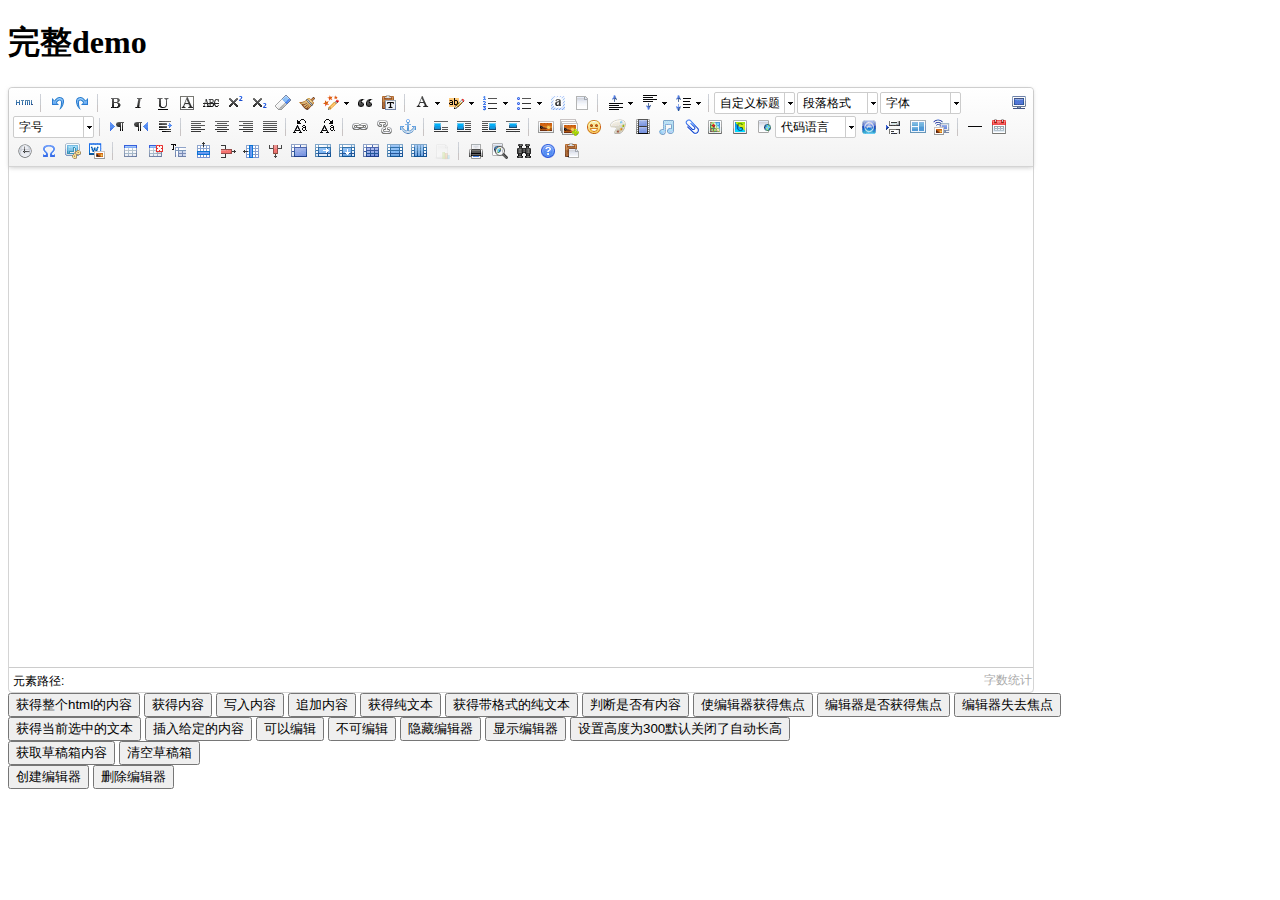
<file: lib/ueditor/1.4.3/index.html>
<!DOCTYPE HTML PUBLIC "-//W3C//DTD HTML 4.01 Transitional//EN"
        "http://www.w3.org/TR/html4/loose.dtd">
<html>
<head>
    <title>完整demo</title>
    <meta http-equiv="Content-Type" content="text/html;charset=utf-8"/>
    <script type="text/javascript" charset="utf-8" src="ueditor.config.js"></script>
    <script type="text/javascript" charset="utf-8" src="ueditor.all.min.js"> </script>
    <!--建议手动加在语言，避免在ie下有时因为加载语言失败导致编辑器加载失败-->
    <!--这里加载的语言文件会覆盖你在配置项目里添加的语言类型，比如你在配置项目里配置的是英文，这里加载的中文，那最后就是中文-->
    <script type="text/javascript" charset="utf-8" src="lang/zh-cn/zh-cn.js"></script>

    <style type="text/css">
        div{
            width:100%;
        }
    </style>
</head>
<body>
<div>
    <h1>完整demo</h1>
    <script id="editor" type="text/plain" style="width:1024px;height:500px;"></script>
</div>
<div id="btns">
    <div>
        <button onclick="getAllHtml()">获得整个html的内容</button>
        <button onclick="getContent()">获得内容</button>
        <button onclick="setContent()">写入内容</button>
        <button onclick="setContent(true)">追加内容</button>
        <button onclick="getContentTxt()">获得纯文本</button>
        <button onclick="getPlainTxt()">获得带格式的纯文本</button>
        <button onclick="hasContent()">判断是否有内容</button>
        <button onclick="setFocus()">使编辑器获得焦点</button>
        <button onmousedown="isFocus(event)">编辑器是否获得焦点</button>
        <button onmousedown="setblur(event)" >编辑器失去焦点</button>

    </div>
    <div>
        <button onclick="getText()">获得当前选中的文本</button>
        <button onclick="insertHtml()">插入给定的内容</button>
        <button id="enable" onclick="setEnabled()">可以编辑</button>
        <button onclick="setDisabled()">不可编辑</button>
        <button onclick=" UE.getEditor('editor').setHide()">隐藏编辑器</button>
        <button onclick=" UE.getEditor('editor').setShow()">显示编辑器</button>
        <button onclick=" UE.getEditor('editor').setHeight(300)">设置高度为300默认关闭了自动长高</button>
    </div>

    <div>
        <button onclick="getLocalData()" >获取草稿箱内容</button>
        <button onclick="clearLocalData()" >清空草稿箱</button>
    </div>

</div>
<div>
    <button onclick="createEditor()">
    创建编辑器</button>
    <button onclick="deleteEditor()">
    删除编辑器</button>
</div>

<script type="text/javascript">

    //实例化编辑器
    //建议使用工厂方法getEditor创建和引用编辑器实例，如果在某个闭包下引用该编辑器，直接调用UE.getEditor('editor')就能拿到相关的实例
    var ue = UE.getEditor('editor');


    function isFocus(e){
        alert(UE.getEditor('editor').isFocus());
        UE.dom.domUtils.preventDefault(e)
    }
    function setblur(e){
        UE.getEditor('editor').blur();
        UE.dom.domUtils.preventDefault(e)
    }
    function insertHtml() {
        var value = prompt('插入html代码', '');
        UE.getEditor('editor').execCommand('insertHtml', value)
    }
    function createEditor() {
        enableBtn();
        UE.getEditor('editor');
    }
    function getAllHtml() {
        alert(UE.getEditor('editor').getAllHtml())
    }
    function getContent() {
        var arr = [];
        arr.push("使用editor.getContent()方法可以获得编辑器的内容");
        arr.push("内容为：");
        arr.push(UE.getEditor('editor').getContent());
        alert(arr.join("\n"));
    }
    function getPlainTxt() {
        var arr = [];
        arr.push("使用editor.getPlainTxt()方法可以获得编辑器的带格式的纯文本内容");
        arr.push("内容为：");
        arr.push(UE.getEditor('editor').getPlainTxt());
        alert(arr.join('\n'))
    }
    function setContent(isAppendTo) {
        var arr = [];
        arr.push("使用editor.setContent('欢迎使用ueditor')方法可以设置编辑器的内容");
        UE.getEditor('editor').setContent('欢迎使用ueditor', isAppendTo);
        alert(arr.join("\n"));
    }
    function setDisabled() {
        UE.getEditor('editor').setDisabled('fullscreen');
        disableBtn("enable");
    }

    function setEnabled() {
        UE.getEditor('editor').setEnabled();
        enableBtn();
    }

    function getText() {
        //当你点击按钮时编辑区域已经失去了焦点，如果直接用getText将不会得到内容，所以要在选回来，然后取得内容
        var range = UE.getEditor('editor').selection.getRange();
        range.select();
        var txt = UE.getEditor('editor').selection.getText();
        alert(txt)
    }

    function getContentTxt() {
        var arr = [];
        arr.push("使用editor.getContentTxt()方法可以获得编辑器的纯文本内容");
        arr.push("编辑器的纯文本内容为：");
        arr.push(UE.getEditor('editor').getContentTxt());
        alert(arr.join("\n"));
    }
    function hasContent() {
        var arr = [];
        arr.push("使用editor.hasContents()方法判断编辑器里是否有内容");
        arr.push("判断结果为：");
        arr.push(UE.getEditor('editor').hasContents());
        alert(arr.join("\n"));
    }
    function setFocus() {
        UE.getEditor('editor').focus();
    }
    function deleteEditor() {
        disableBtn();
        UE.getEditor('editor').destroy();
    }
    function disableBtn(str) {
        var div = document.getElementById('btns');
        var btns = UE.dom.domUtils.getElementsByTagName(div, "button");
        for (var i = 0, btn; btn = btns[i++];) {
            if (btn.id == str) {
                UE.dom.domUtils.removeAttributes(btn, ["disabled"]);
            } else {
                btn.setAttribute("disabled", "true");
            }
        }
    }
    function enableBtn() {
        var div = document.getElementById('btns');
        var btns = UE.dom.domUtils.getElementsByTagName(div, "button");
        for (var i = 0, btn; btn = btns[i++];) {
            UE.dom.domUtils.removeAttributes(btn, ["disabled"]);
        }
    }

    function getLocalData () {
        alert(UE.getEditor('editor').execCommand( "getlocaldata" ));
    }

    function clearLocalData () {
        UE.getEditor('editor').execCommand( "clearlocaldata" );
        alert("已清空草稿箱")
    }
</script>
</body>
</html>
</file>
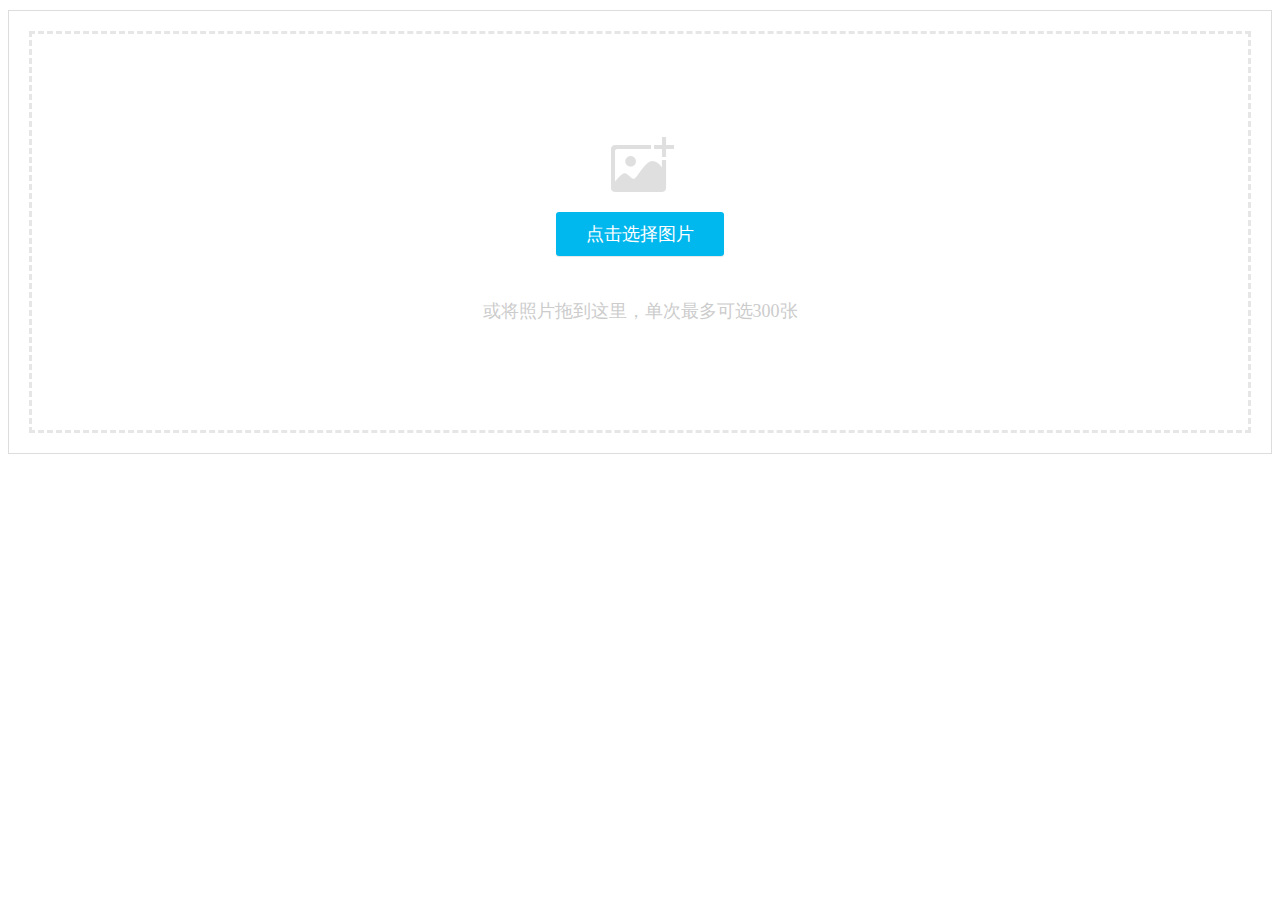
<file: lib/webuploader/0.1.5/image-upload/index.html>
<!DOCTYPE HTML>
<html>
<head>
<meta charset="utf-8">
<title>WebUploader演示</title>
<link rel="stylesheet" type="text/css" href="../webuploader.css" />
</head>
<body>
<div class="uploader-list-container">
	<div class="queueList">
		<div id="dndArea" class="placeholder">
			<div id="filePicker-2"></div>
			<p>或将照片拖到这里，单次最多可选300张</p>
		</div>
	</div>
	<div class="statusBar" style="display:none;">
		<div class="progress"> <span class="text">0%</span> <span class="percentage"></span> </div>
		<div class="info"></div>
		<div class="btns">
			<div id="filePicker2"></div>
			<div class="uploadBtn">开始上传</div>
		</div>
	</div>
</div>
<script type="text/javascript" src="../../../jquery/1.9.1/jquery.min.js"></script> 
<script type="text/javascript" src="../webuploader.min.js"></script> 
<script type="text/javascript" src="upload.js"></script>
</body>
</html>
</file>
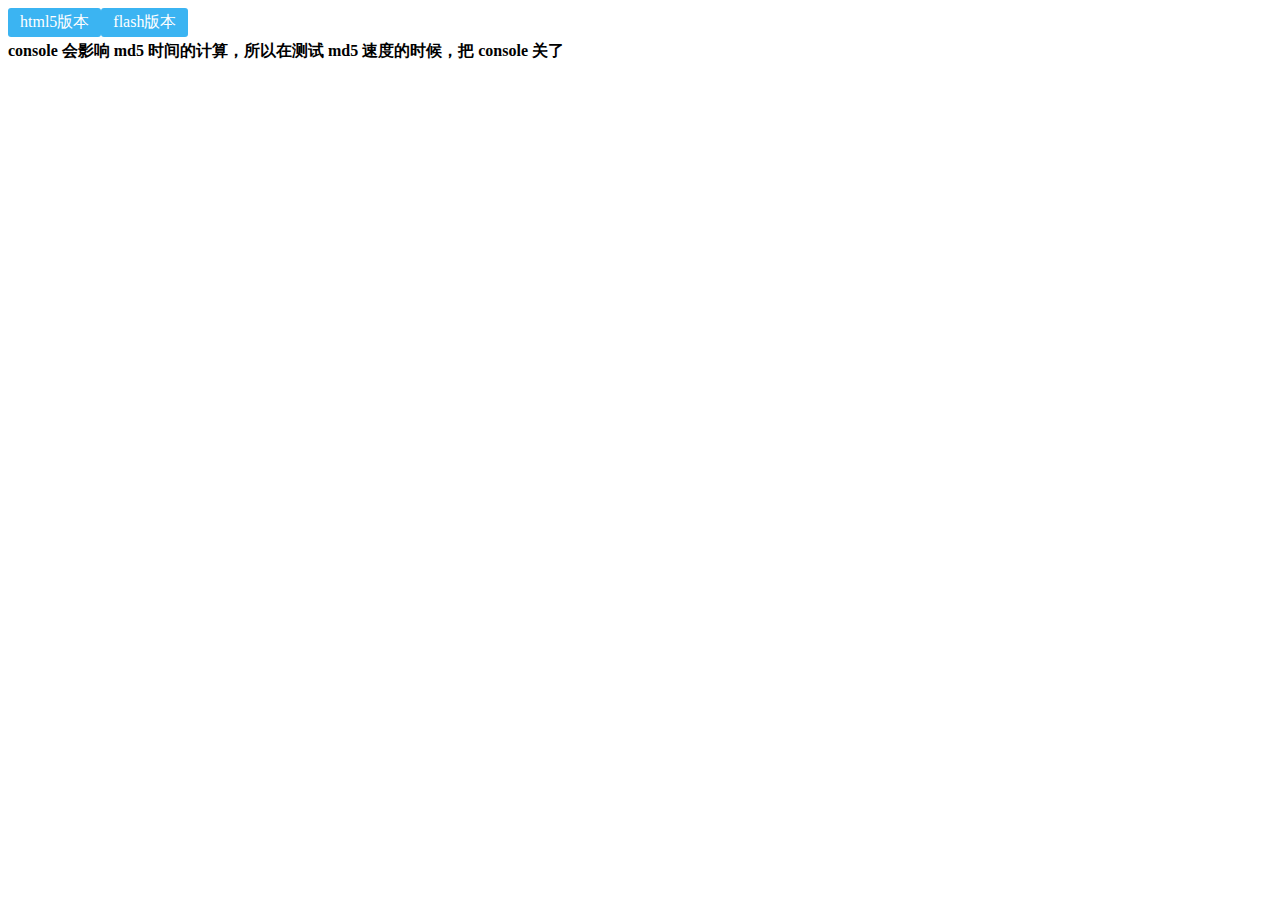
<file: lib/webuploader/0.1.5/md5-demo/index.html>
<!DOCTYPE HTML>
<html>
<head>
<meta charset="utf-8">
<title>WebUploader演示 - 带裁剪功能</title>
<link rel="stylesheet" type="text/css" href="../webuploader.css" />
</head>
<body>
<div id="wrapper">
	<div class="uploader-container">
		<div id="filePicker">html5版本</div>
		<div id="filePicker2">flash版本</div>
	</div>
	<div id="log"> <strong>console 会影响 md5 时间的计算，所以在测试 md5 速度的时候，把 console 关了</strong> </div>
</div>
<script type="text/javascript" src="../../../jquery/1.9.1/jquery.min.js"></script> 
<script type="text/javascript" src="../webuploader.min.js"></script> 
<script type="text/javascript" src="script.js"></script>
</body>
</html>
</file>
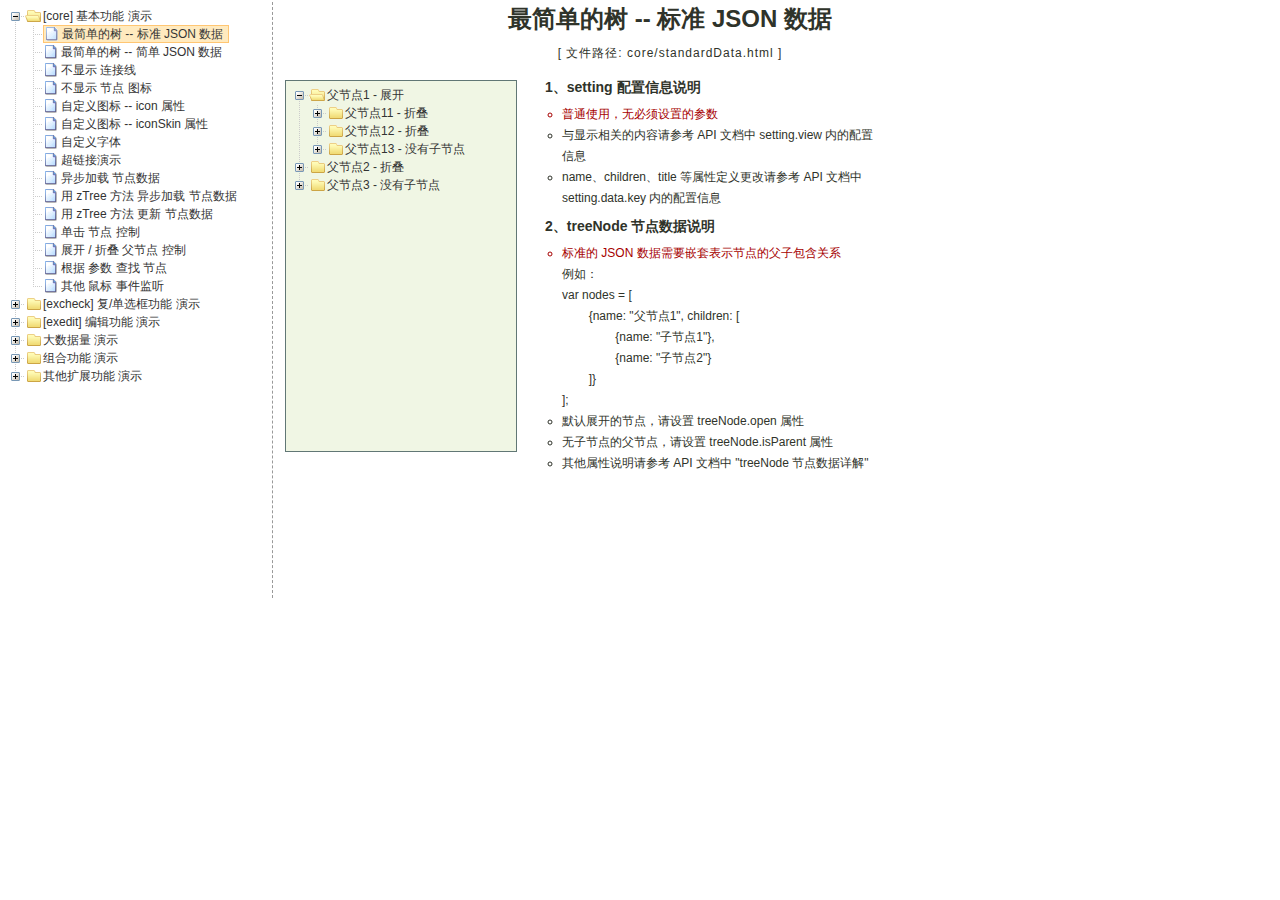
<file: lib/zTree/v3/demo/cn/index.html>
<!DOCTYPE HTML PUBLIC "-//W3C//DTD HTML 4.01//EN" "http://www.w3.org/TR/html4/strict.dtd">
<HTML>
 <HEAD>
  <TITLE> ZTREE DEMO </TITLE>
  <meta http-equiv="content-type" content="text/html; charset=UTF-8">
  <link rel="stylesheet" href="../../css/zTreeStyle/zTreeStyle.css" type="text/css">
  <style>
	body {
	background-color: white;
	margin:0; padding:0;
	text-align: center;
	}
	div, p, table, th, td {
		list-style:none;
		margin:0; padding:0;
		color:#333; font-size:12px;
		font-family:dotum, Verdana, Arial, Helvetica, AppleGothic, sans-serif;
	}
	#testIframe {margin-left: 10px;}
  </style>
<script type="text/javascript" src="../../js/jquery-1.4.4.min.js"></script>
<script type="text/javascript" src="../../js/jquery.ztree.core-3.5.js"></script>
  <SCRIPT type="text/javascript" >
  <!--
	var zTree;
	var demoIframe;

	var setting = {
		view: {
			dblClickExpand: false,
			showLine: true,
			selectedMulti: false
		},
		data: {
			simpleData: {
				enable:true,
				idKey: "id",
				pIdKey: "pId",
				rootPId: ""
			}
		},
		callback: {
			beforeClick: function(treeId, treeNode) {
				var zTree = $.fn.zTree.getZTreeObj("tree");
				if (treeNode.isParent) {
					zTree.expandNode(treeNode);
					return false;
				} else {
					demoIframe.attr("src",treeNode.file + ".html");
					return true;
				}
			}
		}
	};

	var zNodes =[
		{id:1, pId:0, name:"[core] 基本功能 演示", open:true},
		{id:101, pId:1, name:"最简单的树 --  标准 JSON 数据", file:"core/standardData"},
		{id:102, pId:1, name:"最简单的树 --  简单 JSON 数据", file:"core/simpleData"},
		{id:103, pId:1, name:"不显示 连接线", file:"core/noline"},
		{id:104, pId:1, name:"不显示 节点 图标", file:"core/noicon"},
		{id:105, pId:1, name:"自定义图标 --  icon 属性", file:"core/custom_icon"},
		{id:106, pId:1, name:"自定义图标 --  iconSkin 属性", file:"core/custom_iconSkin"},
		{id:107, pId:1, name:"自定义字体", file:"core/custom_font"},
		{id:115, pId:1, name:"超链接演示", file:"core/url"},
		{id:108, pId:1, name:"异步加载 节点数据", file:"core/async"},
		{id:109, pId:1, name:"用 zTree 方法 异步加载 节点数据", file:"core/async_fun"},
		{id:110, pId:1, name:"用 zTree 方法 更新 节点数据", file:"core/update_fun"},
		{id:111, pId:1, name:"单击 节点 控制", file:"core/click"},
		{id:112, pId:1, name:"展开 / 折叠 父节点 控制", file:"core/expand"},
		{id:113, pId:1, name:"根据 参数 查找 节点", file:"core/searchNodes"},
		{id:114, pId:1, name:"其他 鼠标 事件监听", file:"core/otherMouse"},

		{id:2, pId:0, name:"[excheck] 复/单选框功能 演示", open:false},
		{id:201, pId:2, name:"Checkbox 勾选操作", file:"excheck/checkbox"},
		{id:206, pId:2, name:"Checkbox nocheck 演示", file:"excheck/checkbox_nocheck"},
		{id:207, pId:2, name:"Checkbox chkDisabled 演示", file:"excheck/checkbox_chkDisabled"},
		{id:208, pId:2, name:"Checkbox halfCheck 演示", file:"excheck/checkbox_halfCheck"},
		{id:202, pId:2, name:"Checkbox 勾选统计", file:"excheck/checkbox_count"},
		{id:203, pId:2, name:"用 zTree 方法 勾选 Checkbox", file:"excheck/checkbox_fun"},
		{id:204, pId:2, name:"Radio 勾选操作", file:"excheck/radio"},
		{id:209, pId:2, name:"Radio nocheck 演示", file:"excheck/radio_nocheck"},
		{id:210, pId:2, name:"Radio chkDisabled 演示", file:"excheck/radio_chkDisabled"},
		{id:211, pId:2, name:"Radio halfCheck 演示", file:"excheck/radio_halfCheck"},
		{id:205, pId:2, name:"用 zTree 方法 勾选 Radio", file:"excheck/radio_fun"},

		{id:3, pId:0, name:"[exedit] 编辑功能 演示", open:false},
		{id:301, pId:3, name:"拖拽 节点 基本控制", file:"exedit/drag"},
		{id:302, pId:3, name:"拖拽 节点 高级控制", file:"exedit/drag_super"},
		{id:303, pId:3, name:"用 zTree 方法 移动 / 复制 节点", file:"exedit/drag_fun"},
		{id:304, pId:3, name:"基本 增 / 删 / 改 节点", file:"exedit/edit"},
		{id:305, pId:3, name:"高级 增 / 删 / 改 节点", file:"exedit/edit_super"},
		{id:306, pId:3, name:"用 zTree 方法 增 / 删 / 改 节点", file:"exedit/edit_fun"},
		{id:307, pId:3, name:"异步加载 & 编辑功能 共存", file:"exedit/async_edit"},
		{id:308, pId:3, name:"多棵树之间 的 数据交互", file:"exedit/multiTree"},

		{id:4, pId:0, name:"大数据量 演示", open:false},
		{id:401, pId:4, name:"一次性加载大数据量", file:"bigdata/common"},
		{id:402, pId:4, name:"分批异步加载大数据量", file:"bigdata/diy_async"},
		{id:403, pId:4, name:"分批异步加载大数据量", file:"bigdata/page"},

		{id:5, pId:0, name:"组合功能 演示", open:false},
		{id:501, pId:5, name:"冻结根节点", file:"super/oneroot"},
		{id:502, pId:5, name:"单击展开/折叠节点", file:"super/oneclick"},
		{id:503, pId:5, name:"保持展开单一路径", file:"super/singlepath"},
		{id:504, pId:5, name:"添加 自定义控件", file:"super/diydom"},
		{id:505, pId:5, name:"checkbox / radio 共存", file:"super/checkbox_radio"},
		{id:506, pId:5, name:"左侧菜单", file:"super/left_menu"},
		{id:513, pId:5, name:"OutLook 风格", file:"super/left_menuForOutLook"},
        {id:514, pId:5, name:"Metro 风格", file:"super/metro"},
		{id:507, pId:5, name:"下拉菜单", file:"super/select_menu"},
		{id:509, pId:5, name:"带 checkbox 的多选下拉菜单", file:"super/select_menu_checkbox"},
		{id:510, pId:5, name:"带 radio 的单选下拉菜单", file:"super/select_menu_radio"},
		{id:508, pId:5, name:"右键菜单 的 实现", file:"super/rightClickMenu"},
		{id:511, pId:5, name:"与其他 DOM 拖拽互动", file:"super/dragWithOther"},
		{id:512, pId:5, name:"异步加载模式下全部展开", file:"super/asyncForAll"},

		{id:6, pId:0, name:"其他扩展功能 演示", open:false},
		{id:601, pId:6, name:"隐藏普通节点", file:"exhide/common"},
		{id:602, pId:6, name:"配合 checkbox 的隐藏", file:"exhide/checkbox"},
		{id:603, pId:6, name:"配合 radio 的隐藏", file:"exhide/radio"}
	];

	$(document).ready(function(){
		var t = $("#tree");
		t = $.fn.zTree.init(t, setting, zNodes);
		demoIframe = $("#testIframe");
		demoIframe.bind("load", loadReady);
		var zTree = $.fn.zTree.getZTreeObj("tree");
		zTree.selectNode(zTree.getNodeByParam("id", 101));

	});

	function loadReady() {
		var bodyH = demoIframe.contents().find("body").get(0).scrollHeight,
		htmlH = demoIframe.contents().find("html").get(0).scrollHeight,
		maxH = Math.max(bodyH, htmlH), minH = Math.min(bodyH, htmlH),
		h = demoIframe.height() >= maxH ? minH:maxH ;
		if (h < 530) h = 530;
		demoIframe.height(h);
	}

  //-->
  </SCRIPT>
 </HEAD>

<BODY>
<TABLE border=0 height=600px align=left>
	<TR>
		<TD width=260px align=left valign=top style="BORDER-RIGHT: #999999 1px dashed">
			<ul id="tree" class="ztree" style="width:260px; overflow:auto;"></ul>
		</TD>
		<TD width=770px align=left valign=top><IFRAME ID="testIframe" Name="testIframe" FRAMEBORDER=0 SCROLLING=AUTO width=100%  height=600px SRC="core/standardData.html"></IFRAME></TD>
	</TR>
</TABLE>

</BODY>
</HTML>
</file>
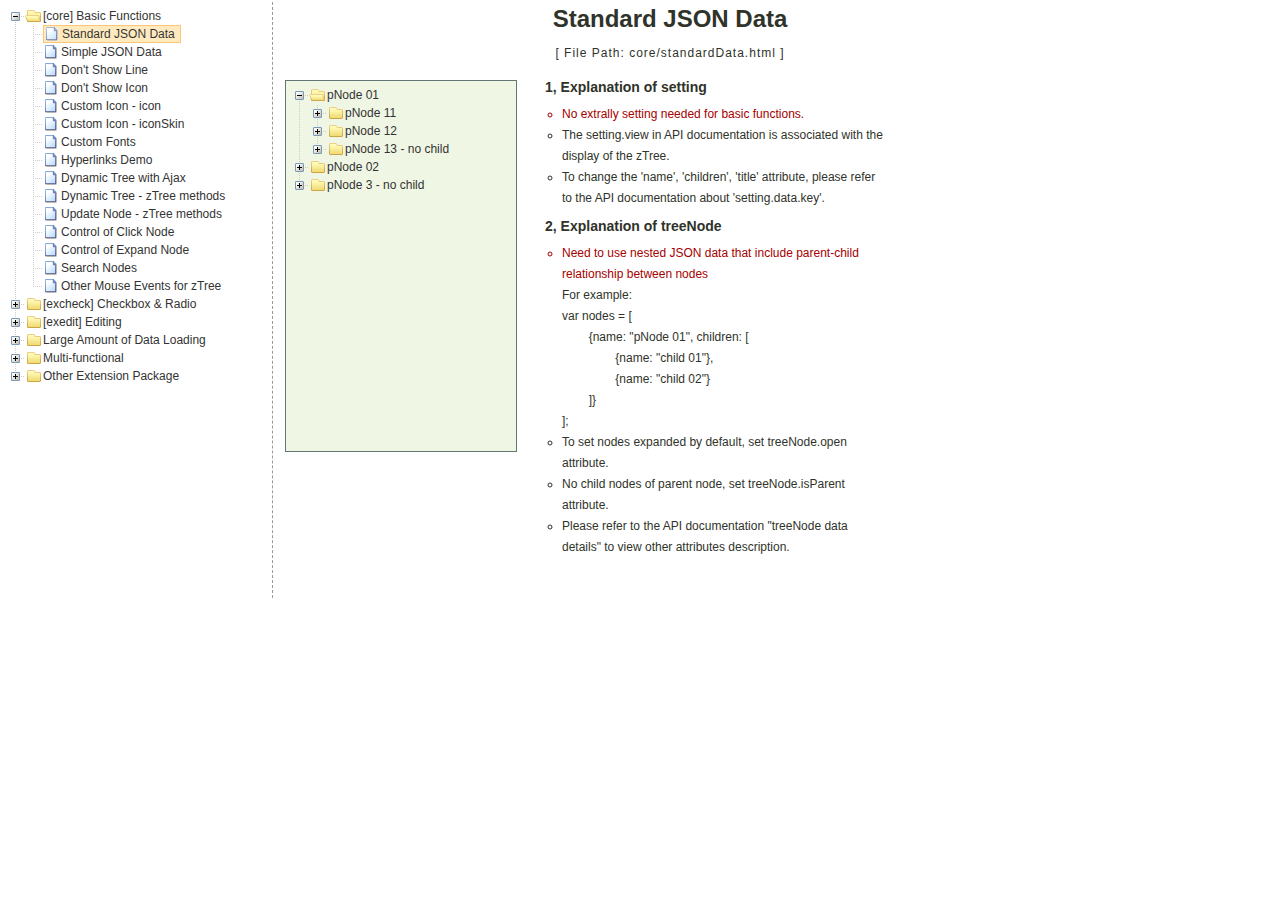
<file: lib/zTree/v3/demo/en/index.html>
<!DOCTYPE HTML PUBLIC "-//W3C//DTD HTML 4.01//EN" "http://www.w3.org/TR/html4/strict.dtd">
<HTML>
 <HEAD>
  <TITLE> ZTREE DEMO </TITLE>
  <meta http-equiv="content-type" content="text/html; charset=UTF-8">
  <link rel="stylesheet" href="../../css/zTreeStyle/zTreeStyle.css" type="text/css">
  <style>
	body {
	background-color: white;
	margin:0; padding:0;
	text-align: center;
	}
	div, p, table, th, td {
		list-style:none; 
		margin:0; padding:0; 
		color:#333; font-size:12px; 
		font-family:dotum, Verdana, Arial, Helvetica, AppleGothic, sans-serif;
	}
	#testIframe {margin-left: 10px;}
  </style>
<script type="text/javascript" src="../../js/jquery-1.4.4.min.js"></script>
<script type="text/javascript" src="../../js/jquery.ztree.core-3.5.js"></script>
  <SCRIPT type="text/javascript" >
  <!--
	var zTree;
	var demoIframe;

	var setting = {
		view: {
			dblClickExpand: false,
			showLine: true,
			selectedMulti: false
		},
		data: {
			simpleData: {
				enable:true,
				idKey: "id",
				pIdKey: "pId",
				rootPId: ""
			}
		},
		callback: {
			beforeClick: function(treeId, treeNode) {
				var zTree = $.fn.zTree.getZTreeObj("tree");
				if (treeNode.isParent) {
					zTree.expandNode(treeNode);
					return false;
				} else {
					demoIframe.attr("src",treeNode.file + ".html");
					return true;
				}
			}
		}
	};

	var zNodes = [
		{id:1, pId:0, name:"[core] Basic Functions", open:false},
		{id:101, pId:1, name:"Standard JSON Data", file:"core/standardData"},
		{id:102, pId:1, name:"Simple JSON Data", file:"core/simpleData"},
		{id:103, pId:1, name:"Don't Show Line", file:"core/noline"},
		{id:104, pId:1, name:"Don't Show Icon", file:"core/noicon"},
		{id:105, pId:1, name:"Custom Icon - icon", file:"core/custom_icon"},
		{id:106, pId:1, name:"Custom Icon - iconSkin", file:"core/custom_iconSkin"},
		{id:107, pId:1, name:"Custom Fonts", file:"core/custom_font"},
		{id:115, pId:1, name:"Hyperlinks Demo", file:"core/url"},
		{id:108, pId:1, name:"Dynamic Tree with Ajax", file:"core/async"},
		{id:109, pId:1, name:"Dynamic Tree - zTree methods", file:"core/async_fun"},
		{id:110, pId:1, name:"Update Node - zTree methods", file:"core/update_fun"},
		{id:111, pId:1, name:"Control of Click Node", file:"core/click"},
		{id:112, pId:1, name:"Control of Expand Node", file:"core/expand"},
		{id:113, pId:1, name:"Search Nodes", file:"core/searchNodes"},
		{id:114, pId:1, name:"Other Mouse Events for zTree", file:"core/otherMouse"},

		{id:2, pId:0, name:"[excheck] Checkbox & Radio", open:false},
		{id:201, pId:2, name:"Checkbox Operation", file:"excheck/checkbox"},
		{id:206, pId:2, name:"Checkbox nocheck Demo", file:"excheck/checkbox_nocheck"},
		{id:207, pId:2, name:"Checkbox chkDisabled Demo", file:"excheck/checkbox_chkDisabled"},
		{id:208, pId:2, name:"Checkbox halfCheck Demo", file:"excheck/checkbox_halfCheck"},
		{id:202, pId:2, name:"Statistics Checkbox is Checked", file:"excheck/checkbox_count"},
		{id:203, pId:2, name:"Checkbox - zTree methods", file:"excheck/checkbox_fun"},
		{id:204, pId:2, name:"Radio Operation", file:"excheck/radio"},
		{id:209, pId:2, name:"Radio nocheck Demo", file:"excheck/radio_nocheck"},
		{id:210, pId:2, name:"Radio chkDisabled Demo", file:"excheck/radio_chkDisabled"},
		{id:211, pId:2, name:"Radio halfCheck Demo", file:"excheck/radio_halfCheck"},
		{id:205, pId:2, name:"Radio - zTree methods", file:"excheck/radio_fun"},

		{id:3, pId:0, name:"[exedit] Editing", open:false},
		{id:301, pId:3, name:"Normal Drag Node Operation", file:"exedit/drag"},
		{id:302, pId:3, name:"Advanced Drag Node Operation", file:"exedit/drag_super"},
		{id:303, pId:3, name:"Move / Copy - zTree methods", file:"exedit/drag_fun"},
		{id:304, pId:3, name:"Basic Edit Nodes", file:"exedit/edit"},
		{id:305, pId:3, name:"Advanced Edit Nodes", file:"exedit/edit_super"},
		{id:306, pId:3, name:"Edit Nodes - zTree methods", file:"exedit/edit_fun"},
		{id:307, pId:3, name:"Editing Dynamic Tree", file:"exedit/async_edit"},
		{id:308, pId:3, name:"Multiple Trees", file:"exedit/multiTree"},

		{id:4, pId:0, name:"Large Amount of Data Loading", open:false},
		{id:401, pId:4, name:"One-time Large Data Loading", file:"bigdata/common"},
		{id:402, pId:4, name:"Loading Data in Batches", file:"bigdata/diy_async"},
		{id:403, pId:4, name:"Loading Data By Pagination", file:"bigdata/page"},

		{id:5, pId:0, name:"Multi-functional", open:false},
		{id:501, pId:5, name:"Freeze the Root Node", file:"super/oneroot"},
		{id:502, pId:5, name:"Click to Expand Node", file:"super/oneclick"},
		{id:503, pId:5, name:"Keep Single Path", file:"super/singlepath"},
		{id:504, pId:5, name:"Adding Custom DOM", file:"super/diydom"},
		{id:505, pId:5, name:"Checkbox / Radio Coexistence", file:"super/checkbox_radio"},
		{id:506, pId:5, name:"Left Menu", file:"super/left_menu"},
		{id:513, pId:5, name:"OutLook Style", file:"super/left_menuForOutLook"},
        {id:514, pId:5, name:"Metro Style", file:"super/metro"},
		{id:507, pId:5, name:"Drop-down Menu", file:"super/select_menu"},
		{id:509, pId:5, name:"Drop-down Menu with checkbox", file:"super/select_menu_checkbox"},
		{id:510, pId:5, name:"Drop-down Menu with radio", file:"super/select_menu_radio"},
		{id:508, pId:5, name:"Right-click Menu", file:"super/rightClickMenu"},
		{id:511, pId:5, name:"Drag With Other DOMs", file:"super/dragWithOther"},
		{id:512, pId:5, name:"Expand All Nodes with Async", file:"super/asyncForAll"},

		{id:6, pId:0, name:"Other Extension Package", open:false},
		{id:601, pId:6, name:"hide ordinary node", file:"exhide/common"},
		{id:602, pId:6, name:"hide with checkbox mode", file:"exhide/checkbox"},
		{id:603, pId:6, name:"hide with radio mode", file:"exhide/radio"}
	];

	$(document).ready(function(){
		var t = $("#tree");
		t = $.fn.zTree.init(t, setting, zNodes);
		demoIframe = $("#testIframe");
		demoIframe.bind("load", loadReady);
		var zTree = $.fn.zTree.getZTreeObj("tree");
		zTree.selectNode(zTree.getNodeByParam("id", 101));
	
	});

	function loadReady() {
		var bodyH = demoIframe.contents().find("body").get(0).scrollHeight,
		htmlH = demoIframe.contents().find("html").get(0).scrollHeight,
		maxH = Math.max(bodyH, htmlH), minH = Math.min(bodyH, htmlH),
		h = demoIframe.height() >= maxH ? minH:maxH ;
		if (h < 530) h = 530;
		demoIframe.height(h);
	}

  //-->
  </SCRIPT>
 </HEAD>

<BODY>
<TABLE border=0 height=600px align=left>
	<TR>
		<TD width=260px align=left valign=top style="BORDER-RIGHT: #999999 1px dashed">
			<ul id="tree" class="ztree" style="width:260px; overflow:auto;"></ul>
		</TD>
		<TD width=770px align=left valign=top><IFRAME ID="testIframe" Name="testIframe" FRAMEBORDER=0 SCROLLING=AUTO width=100%  height=600px SRC="core/standardData.html"></IFRAME></TD>
	</TR>
</TABLE>

 </BODY>
</HTML>
</file>
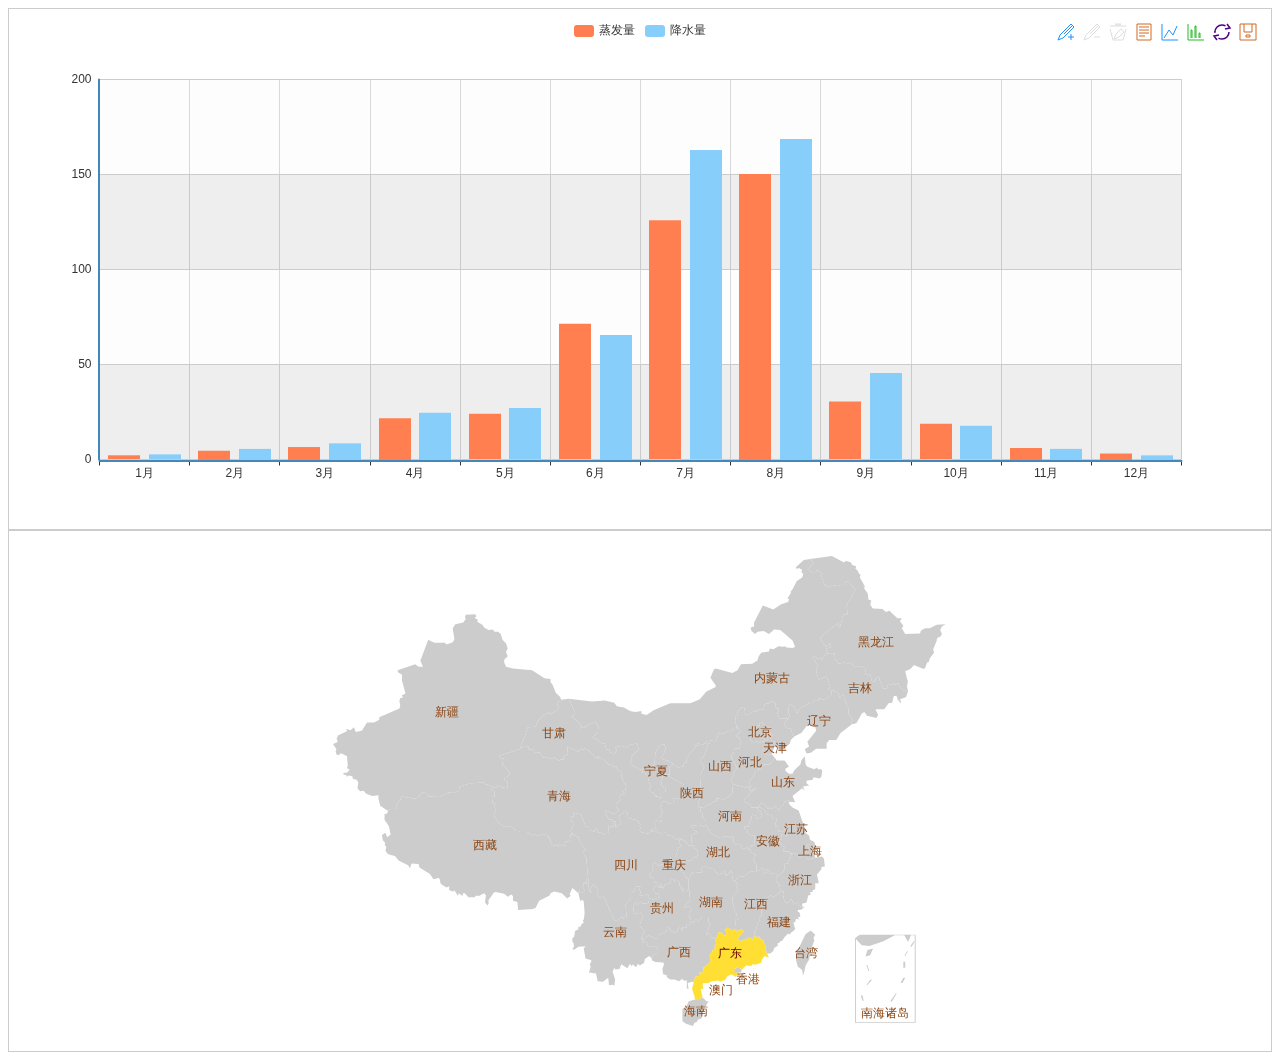
<file: lib/echarts/2.2.7/doc/example/www/index.html>
﻿<!DOCTYPE html>
<html lang="en">
<head>
    <meta charset="utf-8">
    <title>ECharts</title>
</head>

<body>
    <!--Step:1 Prepare a dom for ECharts which (must) has size (width & hight)-->
    <!--Step:1 为ECharts准备一个具备大小（宽高）的Dom-->
    <div id="main" style="height:500px;border:1px solid #ccc;padding:10px;"></div>
    <div id="mainMap" style="height:500px;border:1px solid #ccc;padding:10px;"></div>
    
    <!--Step:2 Import echarts.js-->
    <!--Step:2 引入echarts.js-->
    <script src="js/echarts.js"></script>
    
    <script type="text/javascript">
    // Step:3 conifg ECharts's path, link to echarts.js from current page.
    // Step:3 为模块加载器配置echarts的路径，从当前页面链接到echarts.js，定义所需图表路径
    require.config({
        paths: {
            echarts: './js'
        }
    });
    
    // Step:4 require echarts and use it in the callback.
    // Step:4 动态加载echarts然后在回调函数中开始使用，注意保持按需加载结构定义图表路径
    require(
        [
            'echarts',
            'echarts/chart/bar',
            'echarts/chart/line',
            'echarts/chart/map'
        ],
        function (ec) {
            //--- 折柱 ---
            var myChart = ec.init(document.getElementById('main'));
            myChart.setOption({
                tooltip : {
                    trigger: 'axis'
                },
                legend: {
                    data:['蒸发量','降水量']
                },
                toolbox: {
                    show : true,
                    feature : {
                        mark : {show: true},
                        dataView : {show: true, readOnly: false},
                        magicType : {show: true, type: ['line', 'bar']},
                        restore : {show: true},
                        saveAsImage : {show: true}
                    }
                },
                calculable : true,
                xAxis : [
                    {
                        type : 'category',
                        data : ['1月','2月','3月','4月','5月','6月','7月','8月','9月','10月','11月','12月']
                    }
                ],
                yAxis : [
                    {
                        type : 'value',
                        splitArea : {show : true}
                    }
                ],
                series : [
                    {
                        name:'蒸发量',
                        type:'bar',
                        data:[2.0, 4.9, 7.0, 23.2, 25.6, 76.7, 135.6, 162.2, 32.6, 20.0, 6.4, 3.3]
                    },
                    {
                        name:'降水量',
                        type:'bar',
                        data:[2.6, 5.9, 9.0, 26.4, 28.7, 70.7, 175.6, 182.2, 48.7, 18.8, 6.0, 2.3]
                    }
                ]
            });
            
            // --- 地图 ---
            var myChart2 = ec.init(document.getElementById('mainMap'));
            myChart2.setOption({
                tooltip : {
                    trigger: 'item',
                    formatter: '{b}'
                },
                series : [
                    {
                        name: '中国',
                        type: 'map',
                        mapType: 'china',
                        selectedMode : 'multiple',
                        itemStyle:{
                            normal:{label:{show:true}},
                            emphasis:{label:{show:true}}
                        },
                        data:[
                            {name:'广东',selected:true}
                        ]
                    }
                ]
            });
        }
    );
    </script>
</body>
</html>
</file>
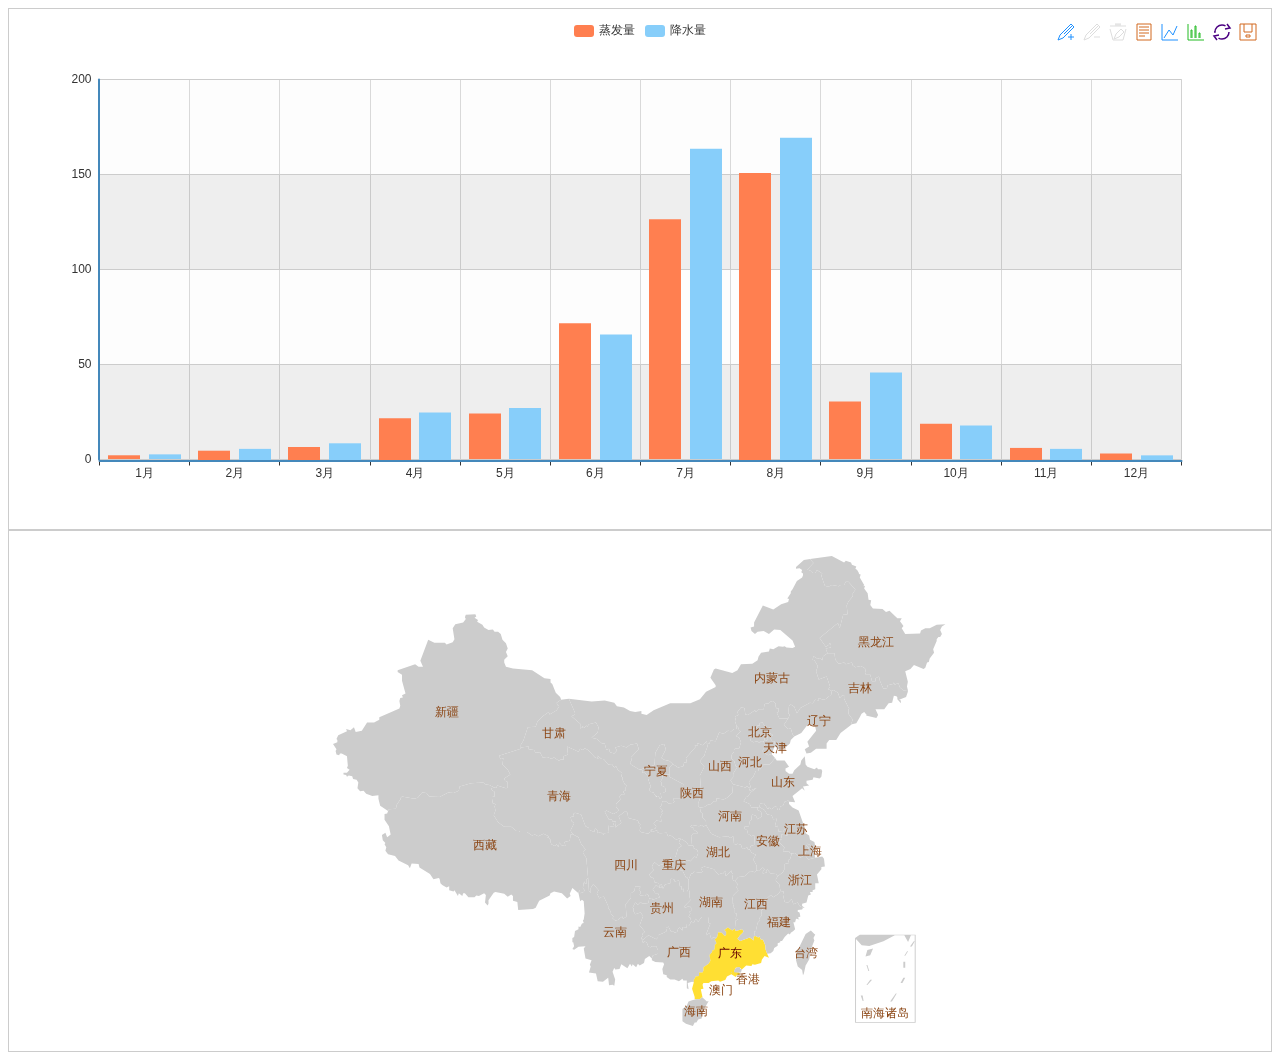
<file: lib/echarts/2.2.7/doc/example/www2/index.html>
﻿<!DOCTYPE html>
<html lang="en">
<head>
    <meta charset="utf-8">
    <title>ECharts</title>
</head>
<body>
    <!--Step:1 Prepare a dom for ECharts which (must) has size (width & hight)-->
    <!--Step:1 为ECharts准备一个具备大小（宽高）的Dom-->
    <div id="main" style="height:500px;border:1px solid #ccc;padding:10px;"></div>
    <div id="mainMap" style="height:500px;border:1px solid #ccc;padding:10px;"></div>

    <!--Step:2 Import echarts-all.js-->
    <!--Step:2 引入echarts-all.js-->
    <script src="js/echarts-all.js"></script>
    
    <script type="text/javascript">
        // Step:3 echarts & zrender as a Global Interface by the echarts-plain.js.
        // Step:3 echarts和zrender被echarts-plain.js写入为全局接口
        var myChart = echarts.init(document.getElementById('main'));
        myChart.setOption({
            tooltip : {
                trigger: 'axis'
            },
            legend: {
                data:['蒸发量','降水量']
            },
            toolbox: {
                show : true,
                feature : {
                    mark : {show: true},
                    dataView : {show: true, readOnly: false},
                    magicType : {show: true, type: ['line', 'bar']},
                    restore : {show: true},
                    saveAsImage : {show: true}
                }
            },
            calculable : true,
            xAxis : [
                {
                    type : 'category',
                    data : ['1月','2月','3月','4月','5月','6月','7月','8月','9月','10月','11月','12月']
                }
            ],
            yAxis : [
                {
                    type : 'value',
                    splitArea : {show : true}
                }
            ],
            series : [
                {
                    name:'蒸发量',
                    type:'bar',
                    data:[2.0, 4.9, 7.0, 23.2, 25.6, 76.7, 135.6, 162.2, 32.6, 20.0, 6.4, 3.3]
                },
                {
                    name:'降水量',
                    type:'bar',
                    data:[2.6, 5.9, 9.0, 26.4, 28.7, 70.7, 175.6, 182.2, 48.7, 18.8, 6.0, 2.3]
                }
            ]
        });
        
        // --- 地图 ---
        var myChart2 = echarts.init(document.getElementById('mainMap'));
        myChart2.setOption({
            tooltip : {
                trigger: 'item',
                formatter: '{b}'
            },
            series : [
                {
                    name: '中国',
                    type: 'map',
                    mapType: 'china',
                    selectedMode : 'multiple',
                    itemStyle:{
                        normal:{label:{show:true}},
                        emphasis:{label:{show:true}}
                    },
                    data:[
                        {name:'广东',selected:true}
                    ]
                }
            ]
        });
    </script>
</body>
</html>
</file>
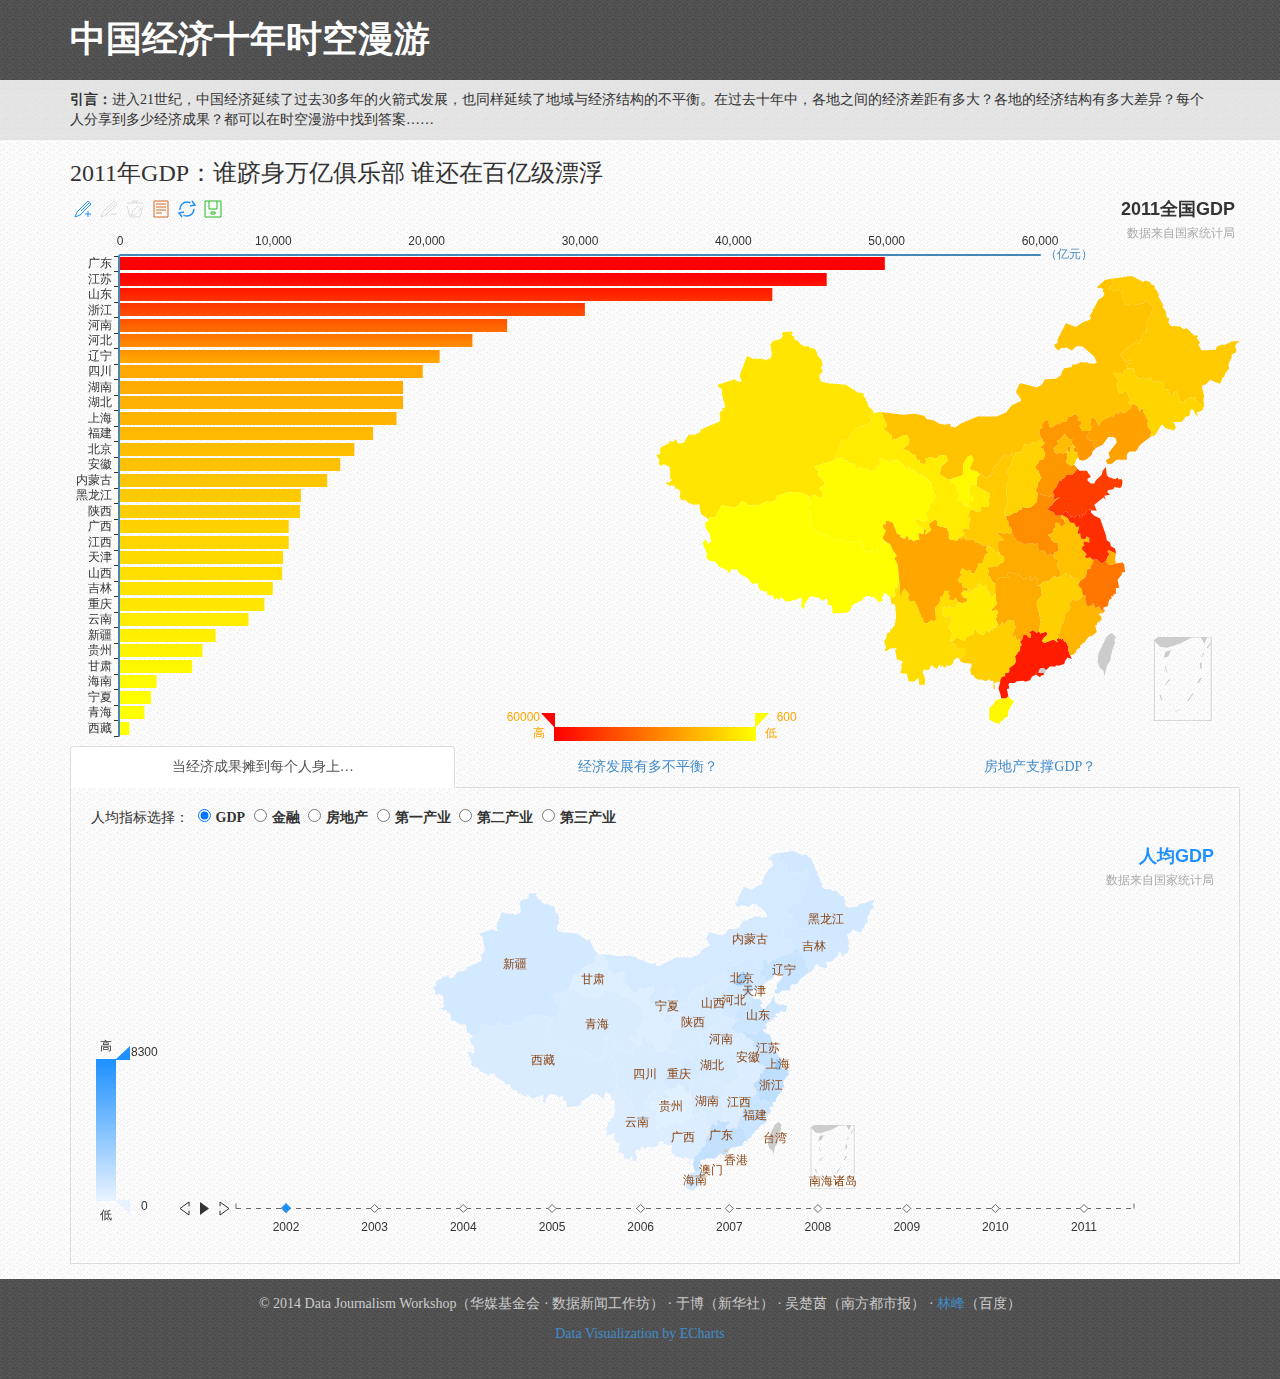
<file: lib/echarts/2.2.7/doc/example/topic/10-me-china/index.html>
﻿<!DOCTYPE html>
<html lang="en">
<head>
    <meta charset="utf-8">
    <title>中国经济十年时空漫游</title>
    <meta name="viewport" content="width=device-width, initial-scale=1.0">
    <meta name="description" content="China">
    <meta name="author" content="kener.linfeng@gmail.com">

    <link href="../../../asset/css/bootstrap.css" rel="stylesheet">
    <link href="../../../asset/css/bootstrap-responsive.css" rel="stylesheet">
    <link rel="shortcut icon" href="../../../asset/ico/favicon.png">
    <style type="text/css">
        * {
            font-family: "Microsoft YaHei" !important;
        }
        body{
            background-image: url(../../../asset/img/groovepaper.png);
            background-repeat: repeat;    
        }
        header {
            background-image: url(../../../asset/img/tweed.png);
            background-repeat: repeat;
        }
        h1 {
            color: #FFF;
            font-weight : bolder;
            margin:20px 0;
        }
        section {
            background-image: url(../../../asset/img/ticks.png);
            background-repeat: repeat;
            padding: 10px;
        }
        footer {
            height: 100px;
            background-image: url(../../../asset/img/tweed.png);
            background-repeat: repeat;
            font-size: 14px;
            color: #CCC;
            text-align: center;
            padding-top: 15px;
            margin-top:15px;
        }
        .nav.nav-tabs.nav-justified {
            margin-bottom:0;
        }
        .ctrl-wrap {
            padding:5px 20px 20px 20px;
            text-align: center;
        }
        .ctrl-content .btn{
            width: 7%;
        }
        .tab-content {
            padding:20px;
            border: 1px solid #dddddd;
            border-top: 0px;
        }
        .g2wrap {
            height:300px;
            width:33%;
            float:left;
        }
        input[type="radio"] {
            margin: -5px 5px 0;
        }
        label {
            display: inline-block;
            margin-bottom: 5px;
            font-weight: bold;
        }
        footer a:hover {
            color:#62C462
        }
    </style>
</head>

<body>
    <!-- HEADER -->
    <header>
        <div class="container">
            <h1>中国经济十年时空漫游</h1>
        </div>
    </header>
    <section>
        <div class="container">
            <strong>引言：</strong>进入21世纪，中国经济延续了过去30多年的火箭式发展，也同样延续了地域与经济结构的不平衡。在过去十年中，各地之间的经济差距有多大？各地的经济结构有多大差异？每个人分享到多少经济成果？都可以在时空漫游中找到答案……
        </div>
    </section>
    <div class="container">
        <!-- CONTAINER -->
        <div class="row">
            <div id="overview" class="span12">
                <h3>2011年GDP：谁跻身万亿俱乐部 谁还在百亿级漂浮</h3>
                <!--p>1949年中华人民共和国成立之前，中国犹如一个极度贫弱的巨人，近5亿人口，960万平方公里国土的国家，全国主要工业品最高年产量仅为：纱44.5万吨，布27.9亿米，原煤6188万吨，发电量60亿千瓦小时；粮食最高年产量也只有1.5亿吨，棉花84.9万吨。此为新中国经济发展的起步点。</p>
                <p>通过有计划地进行大规模的经济建设，50余年后的今天，中国已成为世界上最具有发展潜力的经济大国之一，人民生活也整体达到小康水平。从1953年到2005年，中国已陆续完成十个“五年计划”，并取得举世瞩目的成就，为国民经济的发展打下了坚实基础；而1979年以来的改革开放，则使中国经济得到前所未有的快速增长。进入二十一世纪后，中国经济继续保持稳步高速增长，2006年，国内生产总值超过20万亿元，增长速度达10.7%。</p-->
                <div id="g0" style="height:550px"></div>
            </div>
            <div id="graphic" class="span12">
                <!-- Nav tabs -->
                <ul class="nav nav-tabs nav-justified">
                  <li class="active">
                      <a id = "tab1" href="#main1" data-toggle="tab">当经济成果摊到每个人身上…</a></li>
                  <li><a id = "tab2" href="#main2" data-toggle="tab">经济发展有多不平衡？</a></li>
                  <li><a id = "tab3" href="#main3" data-toggle="tab">房地产支撑GDP？</a></li>
                </ul>
                <!-- Tab panes -->
                <div class="tab-content">
                    <div class="tab-pane active" id="main1">
                        <p>人均指标选择：
                            <label>
                                <input type="radio" name="optionsRadios" id="optionsRadios1" value="GDP" checked>GDP
                            </label>
                            <label>
                                <input type="radio" name="optionsRadios" id="optionsRadios2" value="Financial">金融
                            </label>
                            <label>
                                <input type="radio" name="optionsRadios" id="optionsRadios3" value="Estate">房地产
                            </label>
                            <label>
                                <input type="radio" name="optionsRadios" id="optionsRadios4" value="PI">第一产业
                            </label>
                            <label>
                                <input type="radio" name="optionsRadios" id="optionsRadios5" value="SI">第二产业
                            </label>
                            <label>
                                <input type="radio" name="optionsRadios" id="optionsRadios6" value="TI">第三产业
                            </label>
                        </p>
                        <div id="g1" style="height:400px"></div>
                        <!--ul>
                            <li>从总量上看，中国的GDP 已经名列世界前矛，GDP 总量占世界的总量接近4%.但是中国的问题最复杂的就是有13亿人口，按照中国的人均水平我们和这些发达国家的距离就大了，到去年我们人均完成的GDP 为1200多美元，这在世界上排的位置按人均水平算大概是一个什么发展阶段呢？</li>
                            <li>世界银行关于发展阶段有一个粗线条的划分：</li>
                                <ol>
                                    <li>一个国家人均GDP 的水平如果是在280美元以下，称为低收入的穷国</li>
                                    <li>一个国家的人均GDP 达到1000美元左右，叫下中等收入的发展中国家，指这个国家摆脱了贫困的陷阱，进入了经济起飞、工业化加速的时期</li>
                                    <li>如果到1600美元，叫中等收入的发展中国家</li>
                                    <li>如果到3000美元，叫上中等收入的发展中国家</li>
                                    <li>如果到了8000美元以上，叫高收入的发展中国家，指该国家以工业化为内容的现代化完成了，即所谓的现代的新兴工业化国家，再往上发展就叫后工业化时代，再做细分为中等发达国家和主要的最发达国家</li>
                                </ol>
                            <li>1978年我国人均GDP 是379元人民币，折算成美元为100美元多一点，在当时世界190多个国家排序中我国和当时著名的穷国扎依尔并列100多位，可以说是一个标准的穷国，经过二十几年改革开放的努力，我们实现了经济发展上的一个历史阶段性的突破，我们从最穷的国家上升到了1200多美元，被称为下中等收入的发展中国家，这个阶段转变的速度快不快？</li>
                        </ul-->
                    </div>
                    <div class="tab-pane" id="main2">
                        <div class="ctrl-wrap">
                            <div class="ctrl-content">
                                <button type="button" class="btn btn-success" id="2002">2002</button>
                                <button type="button" class="btn btn-info" id="2003">2003</button>
                                <button type="button" class="btn btn-info" id="2004">2004</button>
                                <button type="button" class="btn btn-info" id="2005">2005</button>
                                <button type="button" class="btn btn-info" id="2006">2006</button>
                                <button type="button" class="btn btn-info" id="2007">2007</button>
                                <button type="button" class="btn btn-info" id="2008">2008</button>
                                <button type="button" class="btn btn-info" id="2009">2009</button>
                                <button type="button" class="btn btn-info" id="2010">2010</button>
                                <button type="button" class="btn btn-info" id="2011">2011</button>
                            </div>
                        </div>
                        <div id="g20" class="g2wrap"></div>
                        <div id="g21" class="g2wrap"></div>
                        <div id="g22" class="g2wrap"></div>
                        <div id="g23" class="g2wrap"></div>
                        <div id="g24" class="g2wrap"></div>
                        <div id="g25" class="g2wrap"></div>
                        <!--ul style="padding-top:15px;clear:both">
                            <li>衡量一个国家经济发展水平的方法的指标体系现在很有争议，但无论怎么争议，用GDP这个指标从数量方面来体现一个国家经济发展已经达到的水平，尽管有它的荒谬性和局限性，但也有其不可或缺性、不可替代性。</li>
                            <li>今天我们主要从GDP水平上来看一下中国经济发展大体上现在达到的阶段。十三万六千多亿人民币按照我们现在大体上所说的1比8.3的官汇折算大约一万六千多亿美元，这样一个发展水平、总量规模在世界上大体处于什么位置呢？</li>
                            <li>我国是排在世界第六位，第一位是美国，其完成GDP的数量在数值上和我国比较接近，是十二万多亿，不同的是计量单位不一样，它是美元，我国是人民币，我国大概相当于美国的八分之一，美国GDP 占世界总量三分之一左右，最高年份达到世界总量的32%，去年大概占28%，第二位是日本，日本大概五万多亿，第三位是德国，第四位是英国，第五位是法国，如果没有意外的话经过第十一个五年计划后估计中国在总量上超过法国应该是问题不大。 </li>
                        </ul-->
                        <p style="clear:both"></p>
                    </div>
                    <div class="tab-pane" id="main3">
                        <div id="g3" style="height:400px"></div>
                        <p><i>*GDP与房地产的关系、与金融业的关系，房地产与金融业的关系，第一、二、三产业间的关系……任何两项或多项数据间均可进行比较。</i></p>
                        <!--ul>
                            <li>衡量一个国家经济发展水平的方法的指标体系现在很有争议，但无论怎么争议，用GDP这个指标从数量方面来体现一个国家经济发展已经达到的水平，尽管有它的荒谬性和局限性，但也有其不可或缺性、不可替代性。</li>
                            <li>今天我们主要从GDP水平上来看一下中国经济发展大体上现在达到的阶段。十三万六千多亿人民币按照我们现在大体上所说的1比8.3的官汇折算大约一万六千多亿美元，这样一个发展水平、总量规模在世界上大体处于什么位置呢？</li>
                            <li>我国是排在世界第六位，第一位是美国，其完成GDP的数量在数值上和我国比较接近，是十二万多亿，不同的是计量单位不一样，它是美元，我国是人民币，我国大概相当于美国的八分之一，美国GDP 占世界总量三分之一左右，最高年份达到世界总量的32%，去年大概占28%，第二位是日本，日本大概五万多亿，第三位是德国，第四位是英国，第五位是法国，如果没有意外的话经过第十一个五年计划后估计中国在总量上超过法国应该是问题不大。 </li>
                        </ul-->
                    </div>
                </div>
            </div><!--/span-->
        </div><!--/row-->
    </div>
    <!-- FOOTER -->
    <footer>
      <p>&copy; 2014 Data Journalism Workshop（华媒基金会 &middot; 数据新闻工作坊） &middot; 于博（新华社）  &middot; 吴楚茵（南方都市报）  &middot; <a href="http://weibo.com/kenerlinfeng" target="_blank">林峰</a>（百度）</p>
      <p><a href="http://echarts.baidu.com" target="_blank">Data Visualization by ECharts</a></p>
    </footer>

    <script src="../../../asset/js/jquery.js"></script>
    <script src="../../../asset/js/bootstrap-transition.js"></script>
    <script src="../../../asset/js/bootstrap-alert.js"></script>
    <script src="../../../asset/js/bootstrap-modal.js"></script>
    <script src="../../../asset/js/bootstrap-dropdown.js"></script>
    <script src="../../../asset/js/bootstrap-scrollspy.js"></script>
    <script src="../../../asset/js/bootstrap-tab.js"></script>
    <script src="../../../asset/js/bootstrap-tooltip.js"></script>
    <script src="../../../asset/js/bootstrap-popover.js"></script>
    <script src="../../../asset/js/bootstrap-button.js"></script>
    <script src="../../../asset/js/bootstrap-collapse.js"></script>
    <script src="../../../asset/js/bootstrap-carousel.js"></script>
    <script src="../../../asset/js/bootstrap-typeahead.js"></script>
    <!-- core -->
    <script src="../../www/js/echarts.js"></script>
    <script src="./js/data-formatter.js"></script>
    <script src="./js/data-a-china.js"></script>
    <script src="./js/data-china.js"></script>
    <script src="./js/option0.js"></script>
    <script src="./js/option1.js"></script>
    <script src="./js/option2.js"></script>
    <script src="./js/option3.js"></script>
    <script src="./js/djws.js"></script>
</body>
</html>
</file>
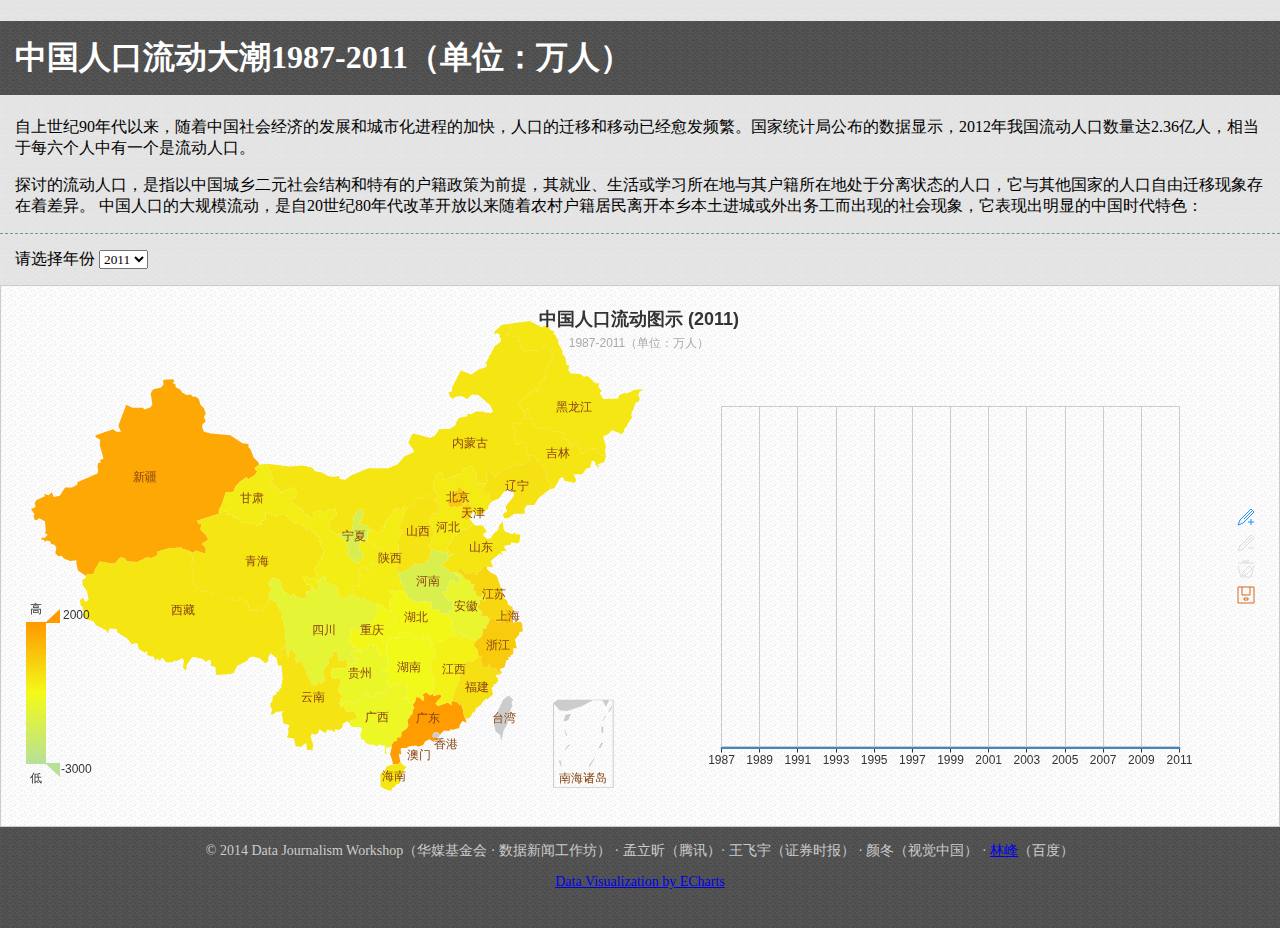
<file: lib/echarts/2.2.7/doc/example/topic/24-population-china/index.html>
<!DOCTYPE html>
<html lang="en">
<head>
<meta http-equiv="Content-Type" content="text/html; charset=UTF-8" />
<link rel="shortcut icon" href="../../../asset/ico/favicon.png">
<title>中国人口流动大潮</title>
<style type="text/css">
* {
    font-family: "Microsoft YaHei" !important;
}
h1 {
    font-family: "Microsoft YaHei";
    font-weight: bold;
    color: #FFF;
    background-color: #000;
    border: 5px none #000;
    background-image: url(../../../asset/img/tweed.png);
    background-repeat: repeat;
    padding-right: 15px;
    padding-bottom: 15px;
    padding-left: 15px;
    padding-top: 15px;
}

p {
    padding: 0 15px;
}
    
.select_box {
    border-top-width: 1px;
    border-top-style: dashed;
    border-top-color: #699;
    padding-top: 15px;
    padding-bottom: 15px;
    padding-right: 15px;
    padding-left: 15px;
}
body {
    background-image: url(../../../asset/img/ticks.png);
    background-repeat: repeat;
    margin-left: 0px;
    margin-top: 0px;
    margin-right: 0px;
    margin-bottom: 0px;
}

#main{
    background-image: url(../../../asset/img/groovepaper.png);
    background-repeat: repeat;    
    }

.footer {
    height: 100px;
    background-image: url(../../../asset/img/tweed.png);
    background-repeat: repeat;
    font-family: "Microsoft YaHei";
    font-size: 14px;
    color: #CCC;
    text-align: center;
    padding-top: 1px;
}
.footer a:hover {
    color:#62C462
}
</style>
</head>

<body>
<h1>中国人口流动大潮1987-2011（单位：万人）</h1>
<p>自上世纪90年代以来，随着中国社会经济的发展和城市化进程的加快，人口的迁移和移动已经愈发频繁。国家统计局公布的数据显示，2012年我国流动人口数量达2.36亿人，相当于每六个人中有一个是流动人口。</p>
<p>探讨的流动人口，是指以中国城乡二元社会结构和特有的户籍政策为前提，其就业、生活或学习所在地与其户籍所在地处于分离状态的人口，它与其他国家的人口自由迁移现象存在着差异。
中国人口的大规模流动，是自20世纪80年代改革开放以来随着农村户籍居民离开本乡本土进城或外出务工而出现的社会现象，它表现出明显的中国时代特色：</p>
<div class="select_box"><form id="form1" name="form1" method="post" action="">
  <label for="year">请选择年份</label>
  <select name="year" id="year">
    <option>1987</option>
    <option>1988</option>
    <option>1989</option>
    <option>1990</option>
    <option>1991</option>
    <option>1992</option>
    <option>1993</option>
    <option>1994</option>
    <option>1995</option>
    <option>1996</option>
    <option>1997</option>
    <option>1998</option>
    <option>1999</option>
    <option>2000</option>
    <option>2001</option>
    <option>2002</option>
    <option>2003</option>
    <option>2004</option>
    <option>2005</option>
    <option>2006</option>
    <option>2007</option>
    <option>2008</option>
    <option>2009</option>
    <option>2010</option>
    <option selected="selected">2011</option>
  </select>
</form></div>

<div id="main" style="height:500px;border:1px solid #ccc;padding:20px;"></div>
    <script src="../../www/js/echarts.js"></script>
    <script src="js/data-people.js"></script>
    <script type="text/javascript">
    require.config({
        paths:{ 
            echarts: '../../www/js'
        }
    });
    var myChart;
    var colorList;
    require(
        [
            'echarts',
            'echarts/chart/bar',
            'echarts/chart/line',
            'echarts/chart/map'
        ],
        function (ec) {
            colorList = require('zrender/tool/color').getGradientColors(
                ['red','yellow','lightskyblue'], 10
            );
            //console.log(colorList)
            myChart = ec.init(document.getElementById('main'));
            //myChart.setOption(option);
            yearSelector.onchange();
            window.onresize = myChart.resize;
            var ecConfig = require('echarts/config');
            myChart.on(ecConfig.EVENT.MAP_SELECTED, mapSelected);
        }
    );
    
    var selected;
    function mapSelected(param){
        selected = param.selected;
        var mapSeries = option.series[0];
        var data = [];
        var legendData = [];
        var legendData = [];
        var name;
        option.series = option.series.slice(0,1);
        for (var p = 0, len = mapSeries.data.length; p < len; p++) {
            name = mapSeries.data[p].name;
            mapSeries.data[p].selected = selected[name];
            if (selected[name]) {
                //option.yAxis[0].name = name + ' 人口流动情况';
                var tarIdx;
                for (var i = 0, l = pList.length; i < l; i++) {
                    if (pList[i] == name) {
                        tarIdx = i;
                        break;
                    }
                }
                for (var i = 1987; i <= 2011; i++) {
                    data.push(dataPeople[i][tarIdx]);
                }
                option.series.push({
                    name : name,
                    type:'line',
                    tooltip: {
                        trigger: 'axis'
                    },
                    data: data
                });
                legendData.push(name);
                data = [];
            }
        }
        //option.series[1].data = data;
        option.legend.data = legendData;
        myChart.setOption(option, true);
    }
    
    var yearSelector = document.getElementById('year');
    yearSelector.onchange = function (e){
        var curYear = yearSelector.selectedOptions[0].innerHTML;
        option.title.text = '中国人口流动图示 (' + curYear + ')';
        var max = dataPeople[curYear + 'max'];
        var min = dataPeople[curYear + 'min'];
        var gap = (max - min) / 5;
        /*
        var legendData = [
            Math.round(min + 4 * gap) + '以上',
            Math.round(min + 3 * gap) + ' ~' + Math.round(min + 4 * gap),
            Math.round(min + 2 * gap) + ' ~' + Math.round(min + 3 * gap),
            Math.round(min + gap) + ' ~' + Math.round(min + 2 * gap),
            Math.round(min + gap) + '以下',
        ];
        option.legend.data = legendData;
        */
        option.dataRange.max = max;
        option.dataRange.min = min;
        if (min >= 0) {
            //双正
            option.dataRange.color = [colorList[0], colorList[10]];
            /*
            option.color = require('zrender/tool/color').getStepColors(
                colorList[0], colorList[10], 5
            )
            */
            //option.color = [colorList[0], colorList[2], colorList[4], colorList[7], colorList[10]];
        }
        else if (max >= 0 && min <= 0) {
            //正负
            var first = Math.round(10 - max / (max - min) * 10);
            var end = Math.round(min / (min - max) * 10 + 10);
            option.dataRange.color = [
                colorList[first], 
                colorList[Math.round((end - first) / 2 + first)],
                colorList[end]
            ];
            //console.log(first,end);
            /*
            option.color = [
                colorList[first], colorList[first + 2], 
                option.dataRange.color[1], 
                colorList[end - 2], colorList[end]
            ];
            */
        }
        else {
            //双负
            option.dataRange.color = [colorList[11], colorList[20]];
            /*
            option.color = require('zrender/tool/color').getStepColors(
                colorList[11], colorList[20], 5
            )
            */
            //option.color = [colorList[11], colorList[13], colorList[15], colorList[17], colorList[20]];
        }
        //console.log(option.color,option.dataRange.color)
        
        option.series[0].data = dataPeople[curYear];
        /*
        for (var i = 0; i <= 4; i++) {
            option.series[i + 1].name = legendData[i];
        }
        */
        if (selected) {
            mapSelected({selected:selected});
        }
        else{
            myChart.setOption(option, true);
        }
    }
    </script>
<div class="footer">
    <p>&copy; 2014 Data Journalism Workshop（华媒基金会 &middot; 数据新闻工作坊） &middot; 孟立昕（腾讯）&middot; 王飞宇（证券时报） &middot; 颜冬（视觉中国） &middot; <a href="http://weibo.com/kenerlinfeng" target="_blank">林峰</a>（百度）</p> 
    <p><a href="http://echarts.baidu.com" target="_blank">Data Visualization by ECharts</a></p>
</div>
</body>
</html>
</file>
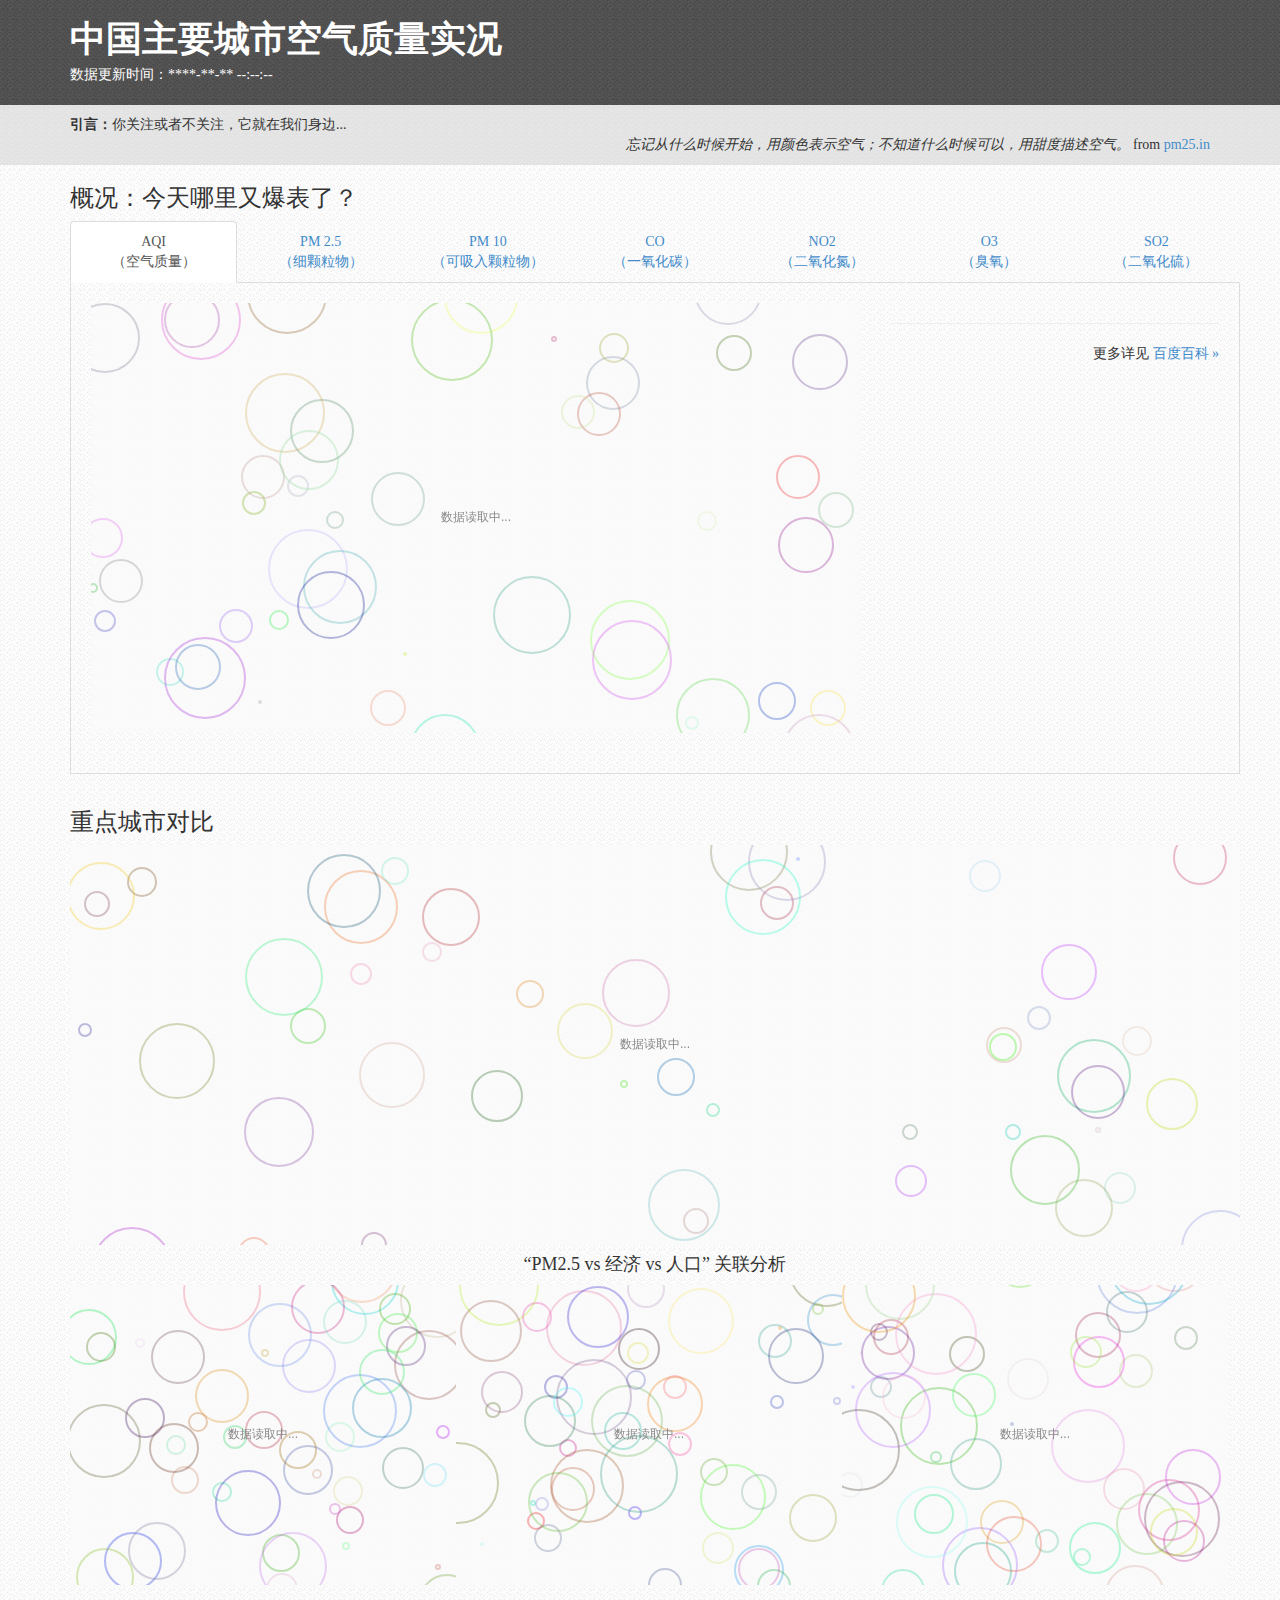
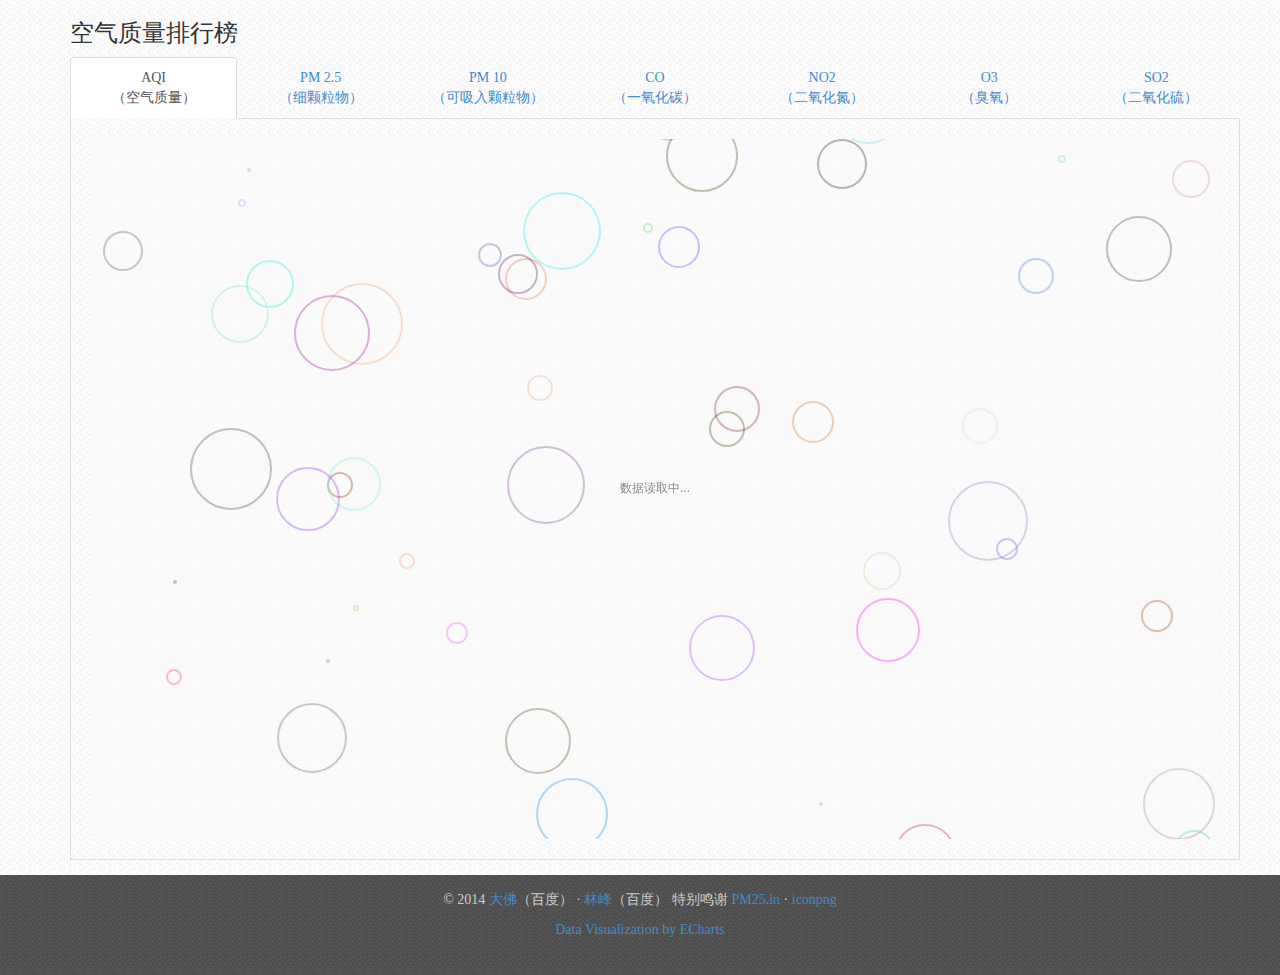
<file: lib/echarts/2.2.7/doc/example/topic/aqi-china/index.html>
﻿<!DOCTYPE html>
<html lang="en">
<head>
    <meta charset="utf-8">
    <title>中国城市空气质量实况</title>
    <meta name="viewport" content="width=device-width, initial-scale=1.0">
    <meta name="description" content="China">
    <meta name="author" content="kener.linfeng@gmail.com">

    <link href="../../../asset/css/bootstrap.css" rel="stylesheet">
    <link href="../../../asset/css/bootstrap-responsive.css" rel="stylesheet">
    <link rel="shortcut icon" href="../../../asset/ico/favicon.png">
    <style type="text/css">
        * {
            font-family: "Microsoft YaHei" !important;
        }
        body{
            background-image: url(../../../asset/img/groovepaper.png);
            background-repeat: repeat;    
        }
        header {
            background-image: url(../../../asset/img/tweed.png);
            background-repeat: repeat;
        }
        h1 {
            color: #FFF;
            font-weight : bolder;
            margin:20px 0 5px 0;
        }
        header p {
            color: #FFF;
            margin-bottom: 20px;
        }
        section {
            background-image: url(../../../asset/img/ticks.png);
            background-repeat: repeat;
            padding: 10px;
        }
        footer {
            height: 100px;
            background-image: url(../../../asset/img/tweed.png);
            background-repeat: repeat;
            font-size: 14px;
            color: #CCC;
            text-align: center;
            padding-top: 15px;
            margin-top:15px;
        }
        .nav.nav-tabs.nav-justified {
            margin-bottom:0;
        }
        .ctrl-wrap {
            padding:20px 20px 0 20px;
            text-align: center;
            border-left: 1px solid #dddddd;
            border-right: 1px solid #dddddd;
        }
        .ctrl-content .btn{
            width: 7%;
        }
        .tab-content {
            padding:20px;
            border: 1px solid #dddddd;
            border-top: 0px;
        }
        .g2wrap {
            height:300px;
            width:33%;
            float:left;
        }
        input[type="radio"] {
            margin: -5px 5px 0;
        }
        label {
            display: inline-block;
            margin-bottom: 5px;
            font-weight: bold;
        }
        footer a:hover {
            color:#62C462
        }
    </style>
</head>

<body>
    <!-- HEADER -->
    <header>
        <div class="container">
            <h1>中国主要城市空气质量实况</h1>
            <p>数据更新时间：<span id="time">****-**-** --:--:--</span></p>
        </div>
    </header>
    <section>
        <div class="container">
            <strong>引言：</strong>你关注或者不关注，它就在我们身边...
            <div style="text-align: right"><i>忘记从什么时候开始，用颜色表示空气；不知道什么时候可以，用甜度描述空气。</i> from <a href="http://www.pm25.in/" target="_blank">pm25.in</a></div>
        </div>
    </section>
    <div class="container">
        <!-- CONTAINER -->
        <div class="row">
            <div id="overview" class="span12">
                <h3>概况：今天哪里又爆表了？</h3>
                <!-- Nav tabs -->
                <ul class="nav nav-tabs nav-justified">
                    <li class="active">
                        <a id = "o-aqi" href="#main0" data-toggle="tab">AQI<br/>（空气质量）</a></li>
                    <li><a id = "o-pm25" href="#main0" data-toggle="tab">PM 2.5<br/>（细颗粒物）</a></li>
                    <li><a id = "o-pm10" href="#main0" data-toggle="tab">PM 10<br/>（可吸入颗粒物）</a></li>
                    <li><a id = "o-co" href="#main0" data-toggle="tab">CO<br/>（一氧化碳）</a></li>
                    <li><a id = "o-no2" href="#main0" data-toggle="tab">NO2<br/>（二氧化氮）</a></li>
                    <li><a id = "o-o3" href="#main0" data-toggle="tab">O3<br/>（臭氧）</a></li>
                    <li><a id = "o-so2" href="#main0" data-toggle="tab">SO2<br/>（二氧化硫）</a></li>
                </ul>
                <div class="tab-content" id="main0">
                    <div class="span8" style="margin:0 30px 0 0">
                        <div id="g0" style="height:430px"></div>
                    </div>
                    <div style="min-height:430px;">
                        <h4 id="overview-head"></h4><hr>
                        <p id="overview-content"></p>
                        <p style="text-align: right">更多详见 <a id="overview-link" target="_blank">百度百科 »</a></p>
                    </div>
                </div>
            </div>
            <div class="span12" style="margin-top:15px;">
                <h3>重点城市对比</h3>
                <div id="g1" style="height:400px"></div>
                <h4 style="text-align: center">“PM2.5 vs 经济 vs 人口” 关联分析</h4>
                <div id="g20" class="g2wrap"></div>
                <div id="g21" class="g2wrap"></div>
                <div id="g22" class="g2wrap"></div>
            </div>
            <div class="span12" style="margin-top:15px;">
                <h3>空气质量排行榜</h3>
                <!-- Nav tabs -->
                <ul class="nav nav-tabs nav-justified">
                    <li class="active">
                        <a id = "r-aqi" href="#main3" data-toggle="tab">AQI<br/>（空气质量）</a></li>
                    <li><a id = "r-pm25" href="#main3" data-toggle="tab">PM 2.5<br/>（细颗粒物）</a></li>
                    <li><a id = "r-pm10" href="#main3" data-toggle="tab">PM 10<br/>（可吸入颗粒物）</a></li>
                    <li><a id = "r-co" href="#main3" data-toggle="tab">CO<br/>（一氧化碳）</a></li>
                    <li><a id = "r-no2" href="#main3" data-toggle="tab">NO2<br/>（二氧化氮）</a></li>
                    <li><a id = "r-o3" href="#main3" data-toggle="tab">O3<br/>（臭氧）</a></li>
                    <li><a id = "r-so2" href="#main3" data-toggle="tab">SO2<br/>（二氧化硫）</a></li>
                </ul>
                <div class="tab-content" id="main3">
                    <div id="g3" style="height:700px"></div>
                </div>
            </div><!--/span-->
        </div><!--/row-->
    </div>
    <!-- FOOTER -->
    <footer>
      <p>&copy; 2014 <a href="http://weibo.com/wfsr" target="_blank">大佛</a>（百度）  &middot; <a href="http://weibo.com/kenerlinfeng" target="_blank">林峰</a>（百度） 特别鸣谢 <a href="http://www.pm25.in/" target="_blank">PM25.in</a> &middot; <a href="http://www.iconpng.com/" target="_blank">iconpng</a></p>
      <p><a href="http://echarts.baidu.com" target="_blank">Data Visualization by ECharts</a></p>
    </footer>

    <script src="../../../asset/js/jquery.js"></script>
    <script src="../../../asset/js/bootstrap-transition.js"></script>
    <script src="../../../asset/js/bootstrap-alert.js"></script>
    <script src="../../../asset/js/bootstrap-modal.js"></script>
    <script src="../../../asset/js/bootstrap-dropdown.js"></script>
    <script src="../../../asset/js/bootstrap-scrollspy.js"></script>
    <script src="../../../asset/js/bootstrap-tab.js"></script>
    <script src="../../../asset/js/bootstrap-tooltip.js"></script>
    <script src="../../../asset/js/bootstrap-popover.js"></script>
    <script src="../../../asset/js/bootstrap-button.js"></script>
    <script src="../../../asset/js/bootstrap-collapse.js"></script>
    <script src="../../../asset/js/bootstrap-carousel.js"></script>
    <script src="../../../asset/js/bootstrap-typeahead.js"></script>
    <!-- core -->
    <script src="../../www/js/echarts.js"></script>
    <script src="./js/option0.js"></script>
    <script src="./js/option1.js"></script>
    <script src="./js/option2.js"></script>
    <script src="./js/option3.js"></script>
    <script src="./js/china_city_geo.js"></script>
    <script src="./js/data.js"></script>
    <script src="./js/main.js"></script>
</body>
</html>
</file>
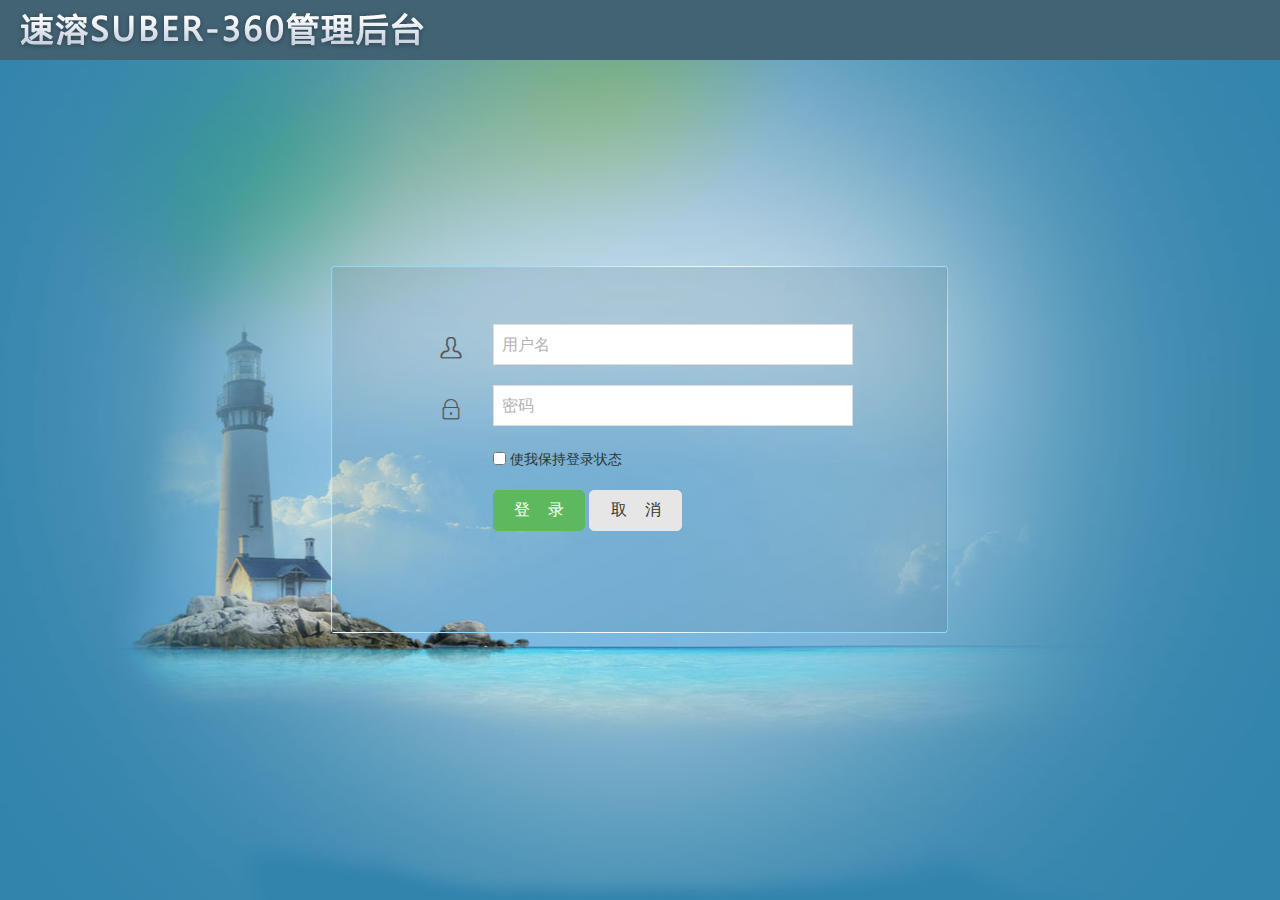
<file: login.html>
﻿<!DOCTYPE HTML>
<html>
<head>
<meta charset="utf-8">
<meta name="renderer" content="webkit|ie-comp|ie-stand">
<meta http-equiv="X-UA-Compatible" content="IE=edge,chrome=1">
<meta name="viewport" content="width=device-width,initial-scale=1,minimum-scale=1.0,maximum-scale=1.0,user-scalable=no" />
<meta http-equiv="Cache-Control" content="no-siteapp" />
<!--[if lt IE 9]>
<script type="text/javascript" src="lib/html5.js"></script>
<script type="text/javascript" src="lib/respond.min.js"></script>
<script type="text/javascript" src="lib/PIE_IE678.js"></script>
<![endif]-->
<link href="static/h-ui/css/H-ui.min.css" rel="stylesheet" type="text/css" />
<link href="static/h-ui.admin/css/H-ui.login.css" rel="stylesheet" type="text/css" />
<link href="static/h-ui.admin/css/style.css" rel="stylesheet" type="text/css" />
<link href="lib/Hui-iconfont/1.0.7/iconfont.css" rel="stylesheet" type="text/css" />
<!--[if IE 6]>
<script type="text/javascript" src="http://lib.h-ui.net/DD_belatedPNG_0.0.8a-min.js" ></script>
<script>DD_belatedPNG.fix('*');</script>
<![endif]-->
<title>后台登录 - H-ui.admin v2.3</title>
</head>
<body>
<input type="hidden" id="TenantId" name="TenantId" value="" />
<div class="header"></div>
<div class="loginWraper">
  <div id="loginform" class="loginBox">
    <form class="form form-horizontal" onsubmit="return login()" >
      <div class="row cl">
        <label class="form-label col-xs-3"><i class="Hui-iconfont">&#xe60d;</i></label>
        <div class="formControls col-xs-8">
          <input id="uId" name="uId" type="text" placeholder="用户名" class="input-text size-L">
        </div>
      </div>
      <div class="row cl">
        <label class="form-label col-xs-3"><i class="Hui-iconfont">&#xe60e;</i></label>
        <div class="formControls col-xs-8">
          <input id="uPsw" name="uPsw" type="password" placeholder="密码" class="input-text size-L">
        </div>
      </div>
      <div class="row cl">
        <div class="formControls col-xs-8 col-xs-offset-3">
          <label for="online">
            <input type="checkbox" name="online" id="online" value="">
            使我保持登录状态</label>
        </div>
      </div>
      <div class="row cl">
        <div class="formControls col-xs-8 col-xs-offset-3">
          <input name="" type="submit" class="btn btn-success radius size-L" value="&nbsp;登&nbsp;&nbsp;&nbsp;&nbsp;录&nbsp;">
          <input name="" type="reset" class="btn btn-default radius size-L" value="&nbsp;取&nbsp;&nbsp;&nbsp;&nbsp;消&nbsp;">
        </div>
      </div>
    </form>
  </div>
</div>
<script type="text/javascript" src="lib/jquery/1.9.1/jquery.min.js"></script>
<script type="text/javascript" src="static/h-ui/js/H-ui.js"></script>
<script src="./static/js/common.js"></script>
<script type="application/x-javascript">
    window.addEventListener("load", function() { setTimeout(hideURLbar, 0); }, false);
    function hideURLbar(){
        window.scrollTo(0,1);
    }
    function login(e) {
        var phone = $('#uId').val();
        var pwd = $('#uPsw').val();
        console.log(pwd)
        if (e) {
            e.prevenDefault();
        }
        $.ajax({
            url:baseUrl+'/api/v1/sessions.json',
            type:'POST',
            data:{
                'user[phone]':phone,
                'user[password]':pwd
            },
            success: function (rep) {
                if(rep.code == 0){
                    if(!rep.data.user.group){
                        alert('你没有登录权限');
                        return
                    }
                    if(rep.data.user.group.roles){
                        if(rep.data.user.group.roles.length == 1 && rep.data.user.group.roles[0].permissions.length == 0){
                            alert('你没有登录权限');
                            return
                        }
                    }
                    baseInfo.setInfo(rep.data.user);
                    sessionStorage.setItem("loginInfo","true");
                    var len = rep.data.user.group.roles.length;
                    var loginCon = [],str;
                    for(var i=0;i < len;i++){
                        loginCon = loginCon.concat(rep.data.user.group.roles[i].permissions);
                    }
                    window.location.href = "./index.html";
                }else{
                    alert(rep.msg);
                }
            }
        });

        return false;
    }
</script>
</body>
</html>
</file>
<file: lib/webuploader/0.1.5/webuploader.css>
.webuploader-container{position: relative; display:inline-block; vertical-align:top}
.webuploader-element-invisible{position: absolute !important;clip: rect(1px 1px 1px 1px);/* IE6, IE7*/clip: rect(1px,1px,1px,1px)}
.webuploader-pick{position: relative;display: inline-block;cursor: pointer;background:#3bb4f2;padding:4px 12px;color: #fff;text-align: center;border-radius: 3px;overflow: hidden}
.webuploader-pick-hover{background: #00a2d4}
.webuploader-pick-disable{opacity: 0.6;pointer-events:none}
.uploader-list{width: 100%;overflow: hidden}
.btn-uploadstar{vertical-align:top}
.file-item{float: left;position: relative;margin: 0 20px 20px 0;padding: 4px}
.file-item .error{position: absolute;top: 4px;left: 4px;right: 4px;background: red;color: white;text-align: center;height: 20px;font-size: 14px;line-height: 23px}
.file-item .info{position: absolute;left: 4px;bottom: 4px;right: 4px;height: 20px;line-height: 20px;text-indent: 5px;background: rgba(0, 0, 0, 0.6);color: white;overflow: hidden;white-space: nowrap;text-overflow : ellipsis;font-size: 12px;z-index: 10}
.upload-state-done:after{content:"\f00c";font-family: FontAwesome;font-style: normal;font-weight: normal;line-height: 1;-webkit-font-smoothing: antialiased;-moz-osx-font-smoothing: grayscale;font-size: 32px;position: absolute;bottom: 0;right: 4px;color: #4cae4c;z-index: 99}
.cropper-container{position: relative; overflow: hidden; -webkit-user-select: none; -moz-user-select: none; -ms-user-select: none; user-select: none; background-color: #fff; -webkit-tap-highlight-color: transparent; -webkit-touch-callout: none;}
.cropper-container .cropper-modal{position: absolute; top: 0; right: 0; bottom: 0; left: 0; background: #000; filter: alpha(opacity=50); opacity: .5;}
.cropper-container .cropper-dragger{position: absolute; top: 10%; left: 10%; width: 80%; height: 80%;}
.cropper-container .cropper-preview{display: block; width: 100%; height: 100%; -webkit-box-sizing: border-box; -moz-box-sizing: border-box; box-sizing: border-box; overflow: hidden; border-color: #69f; border-color: rgba(51, 102, 255, .75); border-style: solid; border-width: 1px;}
.cropper-container .cropper-dashed{position: absolute; display: block; filter: alpha(opacity=50); border: 0 dashed #fff; opacity: .5;}
.cropper-container .dashed-h{top: 33.3%; left: 0; width: 100%; height: 33.3%; border-top-width: 1px; border-bottom-width: 1px;}
.cropper-container .dashed-v{top: 0; left: 33.3%; width: 33.3%; height: 100%; border-right-width: 1px; border-left-width: 1px;}
.cropper-container .cropper-face,
.cropper-container .cropper-line,
.cropper-container .cropper-point{position: absolute; display: block; width: 100%; height: 100%; filter: alpha(opacity=10); opacity: .1;}
.cropper-container .cropper-face{top: 0; left: 0; cursor: move; background-color: #fff;}
.cropper-container .cropper-line{background-color: #69f;}
.cropper-container .line-e{top: 0; right: -2px; width: 5px; cursor: e-resize;}
.cropper-container .line-n{top: -2px; left: 0; height: 5px; cursor: n-resize;}
.cropper-container .line-w{top: 0; left: -2px; width: 5px; cursor: w-resize;}
.cropper-container .line-s{bottom: -2px; left: 0; height: 5px; cursor: s-resize;}
.cropper-container .cropper-point{width: 5px; height: 5px; background-color: #69f; filter: alpha(opacity=75); opacity: .75;}
.cropper-container .point-e{top: 49%; right: -2px; cursor: e-resize;}
.cropper-container .point-n{top: -2px; left: 49%; cursor: n-resize;}
.cropper-container .point-w{top: 49%; left: -2px; cursor: w-resize;}
.cropper-container .point-s{bottom: -2px; left: 49%; cursor: s-resize;}
.cropper-container .point-ne{top: -2px; right: -2px; cursor: ne-resize;}
.cropper-container .point-nw{top: -2px; left: -2px; cursor: nw-resize;}
.cropper-container .point-sw{bottom: -2px; left: -2px; cursor: sw-resize;}
.cropper-container .point-se{right: -2px; bottom: -2px; width: 20px; height: 20px; cursor: se-resize; filter: alpha(opacity=100); opacity: 1;}
.cropper-container .point-se:before{position: absolute; right: -50%; bottom: -50%; display: block; width: 200%; height: 200%; content: " "; background-color: #69f; filter: alpha(opacity=0); opacity: 0;}
@media (min-width: 768px){.cropper-container .point-se{width: 15px; height: 15px;}}
@media (min-width: 992px){.cropper-container .point-se{width: 10px; height: 10px;}}
@media (min-width: 1200px){.cropper-container .point-se{width: 5px; height: 5px; filter: alpha(opacity=75); opacity: .75;}}
.cropper-hidden{display: none !important;}
.img-preview{width: 160px; height: 90px; margin-top: 1em; border: 1px solid #ccc;}


.uploader-list-container{color: #838383; font-size: 12px; margin-top: 10px; background-color: #FFF; border:solid 1px #ddd}
.uploader-list-container .queueList{margin: 20px;}
.element-invisible{position: absolute !important; clip: rect(1px 1px 1px 1px); /* IE6, IE7 */ clip: rect(1px,1px,1px,1px);}
.uploader-list-container .placeholder{border: 3px dashed #e6e6e6; min-height: 238px; padding-top: 158px; text-align: center; background: url(images/image.png) center 93px no-repeat; color: #cccccc; font-size: 18px; position: relative;}
.uploader-list-container .placeholder .webuploader-pick{font-size: 18px; background: #00b7ee; border-radius: 3px; line-height: 44px; padding: 0 30px; color: #fff; display: inline-block; margin: 20px auto; cursor: pointer; box-shadow: 0 1px 1px rgba(0, 0, 0, 0.1);}
.uploader-list-container .placeholder .webuploader-pick-hover{background: #00a2d4;}
.uploader-list-container .placeholder .flashTip{color: #666666; font-size: 12px; position: absolute; width: 100%; text-align: center; bottom: 20px;}
.uploader-list-container .placeholder .flashTip a{color: #0785d1; text-decoration: none;}
.uploader-list-container .placeholder .flashTip a:hover{text-decoration: underline;}
.uploader-list-container .placeholder.webuploader-dnd-over{border-color: #999999;}
.uploader-list-container .placeholder.webuploader-dnd-over.webuploader-dnd-denied{border-color: red;}
.uploader-list-container .filelist{list-style: none; margin: 0; padding: 0;}
.uploader-list-container .filelist:after{content: ''; display: block; width: 0; height: 0; overflow: hidden; clear: both;}
.uploader-list-container .filelist li{width: 110px; height: 110px; background: url(images/bg.png) no-repeat; text-align: center; margin: 0 8px 20px 0; position: relative; display: inline; float: left; overflow: hidden; font-size: 12px;}
.uploader-list-container .filelist li p.log{position: relative; top: -45px;}
.uploader-list-container .filelist li p.title{position: absolute; top: 0; left: 0; width: 100%; overflow: hidden; white-space: nowrap; text-overflow : ellipsis; top: 5px; text-indent: 5px; text-align: left;}
.uploader-list-container .filelist li p.progress{position: absolute; width: 100%; bottom: 0; left: 0; height: 8px; overflow: hidden; z-index: 50;}
.uploader-list-container .filelist li p.progress span{display: none; overflow: hidden; width: 0; height: 100%; background: #1483d8 url(images/progress.png) repeat-x; -webit-transition: width 200ms linear; -moz-transition: width 200ms linear; -o-transition: width 200ms linear; -ms-transition: width 200ms linear; transition: width 200ms linear; -webkit-animation: progressmove 2s linear infinite; -moz-animation: progressmove 2s linear infinite; -o-animation: progressmove 2s linear infinite; -ms-animation: progressmove 2s linear infinite; animation: progressmove 2s linear infinite; -webkit-transform: translateZ(0);}
@-webkit-keyframes progressmove{0%{background-position: 0 0;} 100%{background-position: 17px 0;}}
@-moz-keyframes progressmove{0%{background-position: 0 0;} 100%{background-position: 17px 0;}}
@keyframes progressmove{0%{background-position: 0 0;} 100%{background-position: 17px 0;}}
.uploader-list-container .filelist li p.imgWrap{position: relative; z-index: 2; line-height: 110px; vertical-align: middle; overflow: hidden; width: 110px; height: 110px; -webkit-transform-origin: 50% 50%; -moz-transform-origin: 50% 50%; -o-transform-origin: 50% 50%; -ms-transform-origin: 50% 50%; transform-origin: 50% 50%; -webit-transition: 200ms ease-out; -moz-transition: 200ms ease-out; -o-transition: 200ms ease-out; -ms-transition: 200ms ease-out; transition: 200ms ease-out;}
.uploader-list-container .filelist li img{width: 100%;}
.uploader-list-container .filelist li p.error{background: #f43838; color: #fff; position: absolute; bottom: 0; left: 0; height: 28px; line-height: 28px; width: 100%; z-index: 100;}
.uploader-list-container .filelist li .success{display: block; position: absolute; left: 0; bottom: 0; height: 40px; width: 100%; z-index: 200; background: url(images/success.png) no-repeat right bottom;}
.uploader-list-container .filelist div.file-panel{position: absolute; height: 0; filter: progid:DXImageTransform.Microsoft.gradient(GradientType=0,startColorstr='#80000000', endColorstr='#80000000')\0; background: rgba( 0, 0, 0, 0.5 ); width: 100%; top: 0; left: 0; overflow: hidden; z-index: 300;}
.uploader-list-container .filelist div.file-panel span{width: 24px; height: 24px; display: inline; float: right; text-indent: -9999px; overflow: hidden; background: url(images/icons.png) no-repeat; margin: 5px 1px 1px; cursor: pointer;}
.uploader-list-container .filelist div.file-panel span.rotateLeft{background-position: 0 -24px;}
.uploader-list-container .filelist div.file-panel span.rotateLeft:hover{background-position: 0 0;}
.uploader-list-container .filelist div.file-panel span.rotateRight{background-position: -24px -24px;}
.uploader-list-container .filelist div.file-panel span.rotateRight:hover{background-position: -24px 0;}
.uploader-list-container .filelist div.file-panel span.cancel{background-position: -48px -24px;}
.uploader-list-container .filelist div.file-panel span.cancel:hover{background-position: -48px 0;}
.uploader-list-container .statusBar{height: 63px; border-top: 1px solid #dadada; padding: 0 20px; line-height: 63px; vertical-align: middle; position: relative;}
.uploader-list-container .statusBar .progress{border: 1px solid #1483d8; width: 198px; background: #fff; height: 18px; position: relative; display: inline-block; text-align: center; line-height: 20px; color: #6dbfff; position: relative; margin-right: 10px;}
.uploader-list-container .statusBar .progress span.percentage{width: 0; height: 100%; left: 0; top: 0; background: #1483d8; position: absolute;}
.uploader-list-container .statusBar .progress span.text{position: relative; z-index: 10;}
.uploader-list-container .statusBar .info{display: inline-block; font-size: 14px; color: #666666;}
.uploader-list-container .statusBar .btns{position: absolute; top: 10px; right: 20px; line-height: 40px;}
#filePicker{display: inline-block; float: left;}
.uploader-list-container .statusBar .btns .webuploader-pick,
.uploader-list-container .statusBar .btns .uploadBtn,
.uploader-list-container .statusBar .btns .uploadBtn.state-uploading,
.uploader-list-container .statusBar .btns .uploadBtn.state-paused{background: #ffffff; border: 1px solid #cfcfcf; color: #565656; padding: 0 18px; display: inline-block; border-radius: 3px; margin-left: 10px; cursor: pointer; font-size: 14px; float: left;}
.uploader-list-container .statusBar .btns .webuploader-pick-hover,
.uploader-list-container .statusBar .btns .uploadBtn:hover,
.uploader-list-container .statusBar .btns .uploadBtn.state-uploading:hover,
.uploader-list-container .statusBar .btns .uploadBtn.state-paused:hover{background: #f0f0f0;}
.uploader-list-container .statusBar .btns .uploadBtn{background: #00b7ee; color: #fff; border-color: transparent;}
.uploader-list-container .statusBar .btns .uploadBtn:hover{background: #00a2d4;}
.uploader-list-container .statusBar .btns .uploadBtn.disabled{pointer-events: none; opacity: 0.6;}
</file>
<file: static/h-ui.admin/css/H-ui.login.css>
@charset "utf-8";
/* -----------H-ui前端框架-------------
* H-ui.login.css v2.2.1	后台登录页样式
* http://www.h-ui.net/
* Created & Modified by guojunhui
* Date modified 2015.6.5
*
* Copyright 2013-2015 北京颖杰联创科技有限公司 All rights reserved.
* Licensed under MIT license.
* http://opensource.org/licenses/MIT
*
*/
body{font-size:14px}

.header,.footer{ position:absolute; left:0; right:0; width:100%; z-index:99}
.header{top:0; height:60px; background:#426374 url(../images/logo.png) no-repeat 0 center}

.loginWraper{ position:absolute;width:100%; left:0; top:0; bottom:0; right:0; z-index:1; background:#3283AC url(../images/admin-login-bg.jpg) no-repeat center}
.loginBox{ position:absolute; width:617px; height:330px; background:url(../images/admin-loginform-bg.png) no-repeat; left:50%; top:50%; margin-left:-309px; margin-top:-184px; padding-top:38px}
@media (max-width:617px) {
	.loginbox{ width:100%; position:static; margin-top:0; margin-left:0;}
}
.loginBox .row{margin-top:20px;}
.loginBox .row .form-label .Hui-iconfont{ font-size:24px}
.loginBox .input-text{ width:360px}
@media (max-width:617px) {
	.loginBox .input-text{ width:80%}
}
	.yzm a{ color:#426374; font-size:12px}

#span_msg{ font-size:14px; color:Red; line-height:40px; height:40px; margin-left:10px; width:160px;; float:left}

.hd_msg{font-size:12px; color:#fff; height:30px; z-index:100;position: absolute; padding-left:50px; padding-top:5px}
.hd_msg a{ color:#fff}
.hd_msg a:hover{ color:#fff; text-decoration:underline}

.footer{ height:46px; line-height:46px; bottom:0; text-align:center; color:#fff; font-size:12px; background-color:#426374}

#ie6-warning{background:#fff url(/jscss/demoimg/201006/warning.gif) no-repeat 3px center;position:absolute;top:0;left:0;font-size:12px;color:#333;width:97%;padding: 2px 15px 2px 23px;text-align:left}
#ie6-warning a {text-decoration:none}
</file>
<file: static/h-ui.admin/css/style.css>
@charset "utf-8";
/* 你自己的样式 */

.bgGrey{background: #ededee;}
.loginCon{width: 300px;margin:10% auto 0;background: #fff;padding:20px;box-shadow: 0 0 10px rgba(0,0,0,.1);border-radius: 2px;}
.loginLine{height:35px;margin-top: 15px;line-height: 30px;}
.loginTit{font-size:24px;font-family:Arial;}
.loginMargin{margin-top: 5px;color:#888;}
.loginLine input.text{height: 100%;box-sizing: border-box;border-radius:2px;border:1px solid #dadada;color:#333;width: 100%;text-indent: 5px;}
.signBtn{width: 100%;background: #427eed;color:#fff;border: none;height: 100%;border-radius: 3px;}
.signBtn:hover{background: #336dd9;}
.signBtn:active{background: #2c64ca;}
.tit{font-size:12px;color:#999;text-align: center;margin: 0 0 10px;}
.loginTit2{border-bottom: 1px solid #dadada; text-align: center;margin: 10px 0 20px;}
.loginTit2 span{display: inline-block;background: #fff;width: 80px;position: relative;top:8px;color:#666;}

.navTopTit{color:#fff;font-size:16px;height: 100%;line-height: 50px;padding-left:20px;}
.navTopTit a{color:#fff;}
.mainCon{height: -webkit-calc(100% - 50px);height: -moz-calc(100% - 50px);}
.leftCon{ width:200px; background: #293038;height:100%;float: left;overflow:hidden; position: relative;}
.rightCon{overflow: auto;height: 100%;}
.rightBar{float: right;font-size:12px;margin:20px 10px 0 0;}
.rightBar a:link{color:#fff;}
.rightBar a:hover{color:#fff;text-decoration: underline;}
.flexTit{background: #394555;height: 30px;text-align: center;cursor: pointer;}
.flexIcon{color:#f1f1f1;font-size: 10px;margin-top: 9px;display: inline-block;}

.iconSet{color:#aeb9c2;margin-right:5px;}
.iconSet2{color:#aeb9c2;margin-right:5px;font-size: 10px;}
.navTit{height: 35px;line-height:35px;color:#fff;font-size:14px;padding-left:15px;background: #22282e;cursor: pointer;width: 185px;}
.navTit:hover{background: #37424f;}
.navTit a{color:#fff;display: block;text-decoration: none;}
.navList{width: 200px;display: none;}
.navList ul{width: 100%;}
.navList li{line-height:30px;}
.navList a{color:#fff;font-size:14px;display: block; height: 100%;line-height: 30px;padding-left:15px; background: #181c21;}
.navList a:hover{background: #37424f;}
.directionIcon{float: right;color:#aeb9c2;margin:8px 10px 0 0;}
.directionIcon:first-child{margin-top: 12px;}
.directionStyle{-webkit-transform:rotate(180deg);-moz-transform:rotate(180deg);margin-top:12px;}
.level3{display: none;}
.level3 a{font-size: 12px;background: #0f1316;color:#bdc1c5;border-bottom: 1px solid #242b32;}
.level3 p:last-child a{border-bottom: none;}
/*遮罩*/
.mask1{height: 100%;position: fixed;background: rgba(0,0,0,.5);left: 0; top: 0;width: 100%;display: -webkit-flex;display:flex; justify-content: center; align-items: center;}
.mask2{height: 100%;position: fixed;background: rgba(0,0,0,.5);left: 0; top: 0;width: 100%;display: -webkit-flex;display:flex; justify-content: center; align-items: center;z-index: 999;}
.bgNone{background: none;}
.popBox{width: 400px;max-width: 100%; height: 170px;max-height: 100%;background: #fff;border-radius:3px;overflow: hidden;}
.popBoxTit{height:35px;line-height:35px;padding-left:10px;background: #f1f1f1;color:#666;border-bottom: 1px solid #ccc;font-size:14px;}
.rightIcon{float: right;margin:10px 10px 0 0;cursor: pointer;}
.popMain{min-height: 80px;display: -webkit-flex; -moz-flex;display:flex; display:flex; justify-content: center; align-items: center;}
.popInput{height: 30px;width: 90%;margin:0 auto;display: block;border-radius: 2px;border: 1px solid #dadada;text-indent: 5px;color:#666;}
.popBtn{height: 30px;display: -webkit-flex; -moz-flex;display:flex; display:flex; justify-content: flex-end; align-items: center;padding-right:10px;}
.popBtn a{width: 80px;height: 30px;display: block;text-align: center;line-height: 30px;border-radius: 2px;font-size: 14px;box-sizing: border-box;margin-right:10px;}
.popBtn a.mainBtn{background: #009a61;color:#fff;}
.popBtn a.mainBtn:hover{background: #008856;}
.popBtn a.subBtn{border: 1px solid #dadada;color:#333;}
.popBtn a.subBtn:hover{background: #f1f1f1;}
.switchTit{width: 100%;height: 30px;line-height: 30px;border-bottom: 1px solid #dadada;font-size: 14px;box-sizing: border-box;margin-top: 10px;}
.switchTit p{float: left;height: 30px;margin-left:10px;width: 100px;text-align: center;cursor: pointer;}
.switchTit p.hotTit{background: #fff;border: 1px solid #dadada;border-top-left-radius: 3px;border-top-right-radius: 3px;box-sizing: border-box;border-bottom: none;color:#009a61;}

.inputCon{overflow: hidden;width: 100%;height: 32px;text-align: center;margin-top: 20px;margin-bottom: 20px;position:relative;}
.inputCon input{width: 70%;height: 30px;border:1px solid #dadada;box-sizing: border-box;}
.fileCon{position: absolute;right:20px;top:0;font-size: 20px;opacity: 0;cursor: pointer;}
.upload{height: 30px;line-height:30px;width: 80px;color:#666;margin-left: 10px;background: none;border: 1px solid #dadada;border-radius: 2px;}
.upload:hover{background: #f1f1f1;}
.upload:active{background: #f1f1f1;}
.load{display:none ;color:#666;-webkit-animation: rotate 1s linear infinite;-moz-animation: rotate 1s linear infinite;font-size:1rem;}/*加载按钮*/
@-webkit-keyframes rotate{
    0%{-webkit-transform:rotate(0deg);}
    100%{-webkit-transform:rotate(360deg);}
}
@-moz-keyframes rotate{
    0%{-moz-transform:rotate(0deg);}
    100%{-moz-transform:rotate(360deg);}
}
.clear {
    clear: both;
}
.pop{width: 9rem;max-width:100%;padding:.6rem;background: rgba(0,0,0,.5);display: -webkit-flex;justify-content: center;align-items: center;color:#fff;border-radius: .2rem;}
/**/
.addIcon{cursor: pointer;font-size: 12px;color:#009a61;}
.addCon{float: right;position: relative;width: 100px;text-align: right;}
.minus{cursor: pointer;color:#009a61;margin: 10px 0 0 10px;float: left;}
.conM{margin-top: 10px;}
.addList{line-height: 26px; position: absolute;left:30px;top:20px;min-width:50px; text-align: center;display: none;z-index:11;}
.addList li{background: #fafafa;border-bottom: 1px solid #eee;padding:0 10px;}
.addList li a{display: block;height: 100%;}
.addList li:hover{background: #f1f1f1;}
.addList a:link{color:#666;}
.addList a:visited{color:#666;}
.addList a:hover{color:#009a61;}
.conditionLine{display: block; overflow: hidden;margin-top: 5px;width: 100%;}
.searchLine .conditionLine input{border-right: 1px solid #e6e6e6;}
/*table*/
.tableCon{overflow: auto;width: 100%;font-size: 12px;margin-top: 20px;}
.tableMain{table-layout:fixed;}
.tableMain.noneOverflow td{ overflow: visible; white-space: normal;line-height: 20px;padding:10px 0;}
.tableMain td,.tableMain th{text-align: center;height:40px;vertical-align: middle;white-space:nowrap; overflow-x:hidden; text-overflow:ellipsis; position: relative;}
.tableMain td.alignL{text-align: left;}
.tableMain td.alignC{text-align: center;}
.tableMain td{border-top:1px solid #eee;}
.tableMain tr:nth-child(2n){background: #fafafa;}
.tableMain tr{cursor: pointer; position: relative;}
.tableMain tr:hover{background: #f1f1f1;}
.tableMain tr:active{background: #e1e1e1;}
.tableMain a:link{color:#666;}
.tableMain a:visited{color:#666;}
.tableMain a:hover{color:#009a61;text-decoration:underline;}
.tableMain tr{position: relative;}
.tableMain td ul{position: absolute;right:0; top:30px;width:75px;margin: 0 0 0 -50px;z-index:1111; background: #fff;}
.tableMain td ul li{line-height: 26px;border-bottom: 1px solid #e6e6e6;color:#666;}
.tableMain td ul li:hover{background: #f8f8f8;color:#009a61;}
.pagination li.hotPage a{background: #009a61;color:#fff;border-color:#009a61;}
.pageCon .pagination>li>a:focus{background:none;}
.tit{font-size:12px;}
.searchLine{font-size:12px;padding:10px 20px 0;}
.searchLine input{height: 30px;border: 1px solid #e6e6e6;width: 200px;text-indent: 3px;float: left;color:#666;font-size: 14px;margin-right: 10px}
.searchBrn{height: 32px;width: 60px;float: left;background: #009a61;border: none;color:#fff;cursor: pointer;}
.searchBrn:active{background: #008654;}
.pageCon{font-size: 12px;padding:20px 20px 40px;}
.pagination{float: left;}
.pagination li{float: left;}
.pagination li:first-child a{border-left:1px solid #e6e6e6;border-bottom-left-radius: 2px;border-top-left-radius: 2px;overflow: hidden;}
.pagination li:last-child a{border-bottom-right-radius: 2px;border-top-right-radius: 2px;}
.pagination li:hover a{background: #009a61;color:#fff;border-color:#009a61;}
.pagination a{color:#666;height: 30px;line-height: 30px;padding: 0 12px;border: 1px solid #e6e6e6;border-left:none;display: inline-block;text-decoration: none;}

.pagination2{float: left;}
.pagination2 li{float: left;}
.pagination2 li:first-child a{border-left:1px solid #e6e6e6;border-bottom-left-radius: 2px;border-top-left-radius: 2px;overflow: hidden;}
.pagination2 li:last-child a{border-bottom-right-radius: 2px;border-top-right-radius: 2px;}
.pagination2 li:hover a{background: #009a61;color:#fff;border-color:#009a61;}
.pagination2 a{color:#666;height: 30px;line-height: 30px;padding: 0 12px;border: 1px solid #e6e6e6;border-left:none;display: inline-block;}
.pagination2 li.hotPage a{background: #009a61;color:#fff;border-color:#009a61;}

.rightCount{float: right;font-size: 12px;color:#666;line-height: 30px;}
.searchLine .marginI{margin-right: 10px;border-right: 1px  solid #e6e6e6;}
.addPage{float:left;}
/**/

.allCon{margin: 20px;}
.tit3{height: 40px;border:1px solid #ddd;border-radius: 4px;background: #fff;width: 100%; text-indent:5px;box-sizing: border-box;font-size: 16px;color:#666;}
.tit2{height: 35px;margin-top: 10px;font-size: 14px;}
.editorCon{border:1px solid #ddd;box-sizing: border-box;border-radius: 4px;margin-top: 20px;background: #fff;height: 300px;overflow: hidden;}
.editorTit{min-height: 30px;border-bottom: 1px solid #ddd;}
.toolCon ul{margin-bottom: 0;}
.toolCon li{height: 30px;padding-left:10px;}
.toolCon li i{font-size:14px;color:#888;width: 30px;display:block;text-align: center;height: 100%; line-height:2;float: left;cursor: pointer;position: relative;}
.toolCon li i:before{position: relative;top: 1px;}
.toolCon li i:hover{background: #f6f6f6;color:#009a61;}
.toolCon li i:active{background: #f6f6f6;color:#009a61;}
.vertical{width: 1px;height:20px;margin: 5px 3px 0;background:#ddd;float: left;}
.editorBot{height: 267px;}
.writeCon{width: 50%;float: left;background: #fff;height: 100%;}
.viewCon{float: left; width:50%;background: #f6f6f6;height:100%;box-sizing: border-box;border-left: 1px solid #ddd;padding:10px;color:#666;font-size: 14px; overflow: auto;}
.writeTool{border: none;resize: none;font-size: 16px;line-height: 26px;color:#666; text-align: left;padding:10px;display: block;width:-webkit-calc(100% - 20px);height:-webkit-calc(100% - 20px);width:-moz-calc(100% - 20px);height:-moz-calc(100% - 20px);}
blockquote{border-left: 2px solid #009a61;background: #f6f6f6;padding-left:5px;margin:0 1rem;font-size:.8rem;color:#666;}
.viewCon img{display: block;width: 100%;}
.viewCon ol{padding:0;margin: 0 0 0 20px;}
.btn3,.btn2{margin:20px auto;display:block;height: 30px;width: 100px;border-radius: 3px;border: 0;background: #009a61;color:#fff;cursor:pointer;}
.btn3:hover,.btn2:hover{background: #00945e;}
.btn3:active,.btn2:active{background: #008856;}
/*投票*/
.voteCon{background: #fff;}
.voteTit{font-size:14px;margin-top:20px;background: #fff;height: 30px;line-height: 30px;border-radius: 3px;padding-left: 10px;}
.voteTit a{color:#009a61;text-decoration: underline;display: block;}
.voteTit a:hover{color:#008856;}
.voteTit a:active{color:#008856;}
.voteTit label{cursor: pointer;}
.voteList{background: #fff;display: none;}

.inputL{overflow: hidden;margin-top: 10px;line-height: 30px;}
.inputL p{float: left;font-size:14px;line-height: 30px;width: 100px;text-align: right;margin-right:10px;color:#666;}
.inputL input.lineI{float: left;height:30px;border:1px solid #dadada;box-sizing:border-box;width: 60%;text-indent: 5px;}
.selectType{margin:0 0 0 110px;color:#666; cursor: pointer;}
.selectType:last-child{margin-left: 20px;}
.inputL li{overflow: hidden;margin:0 0 20px 0;}
.inputL li .lineI{width: 40%;}
.operation{line-height: 30px;}
.operation a{color:#009a61;margin-left: 110px;}
.deletBtn{float: left;color:#0072ff;margin-left: 10px;cursor: pointer;position: relative;}
/**/
.fileCon2{height: 35px;margin-top: 10px; position: relative;}
.fileCon2 input[type=file]{position: absolute;right: 0;top:10px;font-size: 20px;opacity: 0;}
.fileI{height: 35px;width: 60%;background: #fff;border: 1px solid #ddd;border-radius: 4px;text-indent: 5px;}
.fileBtn{height: 35px;width: 100px;background: #fff;border: 1px solid #ddd;border-radius: 4px;margin-left: 10px;color:#009a61;}
/**/
.switchCon{margin: 20px 20px 0;}
.selectLine{height:35px;line-height: 35px; position: relative;}
.selectLine select{height: 24px;}
.selectLine p{float: left;font-size:14px;}
.selectL{font-size:12px;cursor: pointer;color:#666;}
.selectL input{margin:0 3px 0 10px;}

.pushText{height: 122px;position: relative;margin-top:20px;}
.pushText textarea{height: 100px;border: 1px solid #dadada;resize:none;padding:10px;width: -webkit-calc(100% - 20px);width: -moz-calc(100% - 20px);border-radius: 3px;}
.limitText{position: absolute;right: 10px;bottom:0;color:#888;}
.pushI{height: 30px;border:1px solid #ddd;background: #fff;width:-webkit-calc(100% - 45px);width:-moz-calc(100% - 45px); text-indent:5px;box-sizing: border-box;font-size: 16px;color:#666;float: left;}

.schoolList{position:absolute;left:42px;top:30px;background: #fbfbfb;height:100px;border: 1px solid #009a61;border-top:none;width:-webkit-calc(100% - 45px);width:-moz-calc(100% - 45px);z-index: 11;box-sizing: border-box; overflow: auto;display: none;}
.schoolList ul{margin-top:5px;}
.schoolList li{line-height: 28px;cursor: pointer;color:#666;font-size:14px;padding-left:10px;}
.schoolList li:hover{background: #f6f6f6;color:#009a61;}
.schoolNone{text-align: center;color:#bbb;line-height: 90px;font-size:14px;}

.prompt{text-align: right;margin-top: 8px;color:#f00;}

.commonIit{font-size:16px;height: 30px;line-height: 30px;color:#666;padding:0 20px;margin-top: 10px;}
.contrast{float: right;width: 60px;height: 26px;text-align: center;background: #f1f1f1;border:1px solid #e6e6e6;color:#666;margin: 10px 200px 0 0;border-radius: 2px;font-size:0;}
.contrast:after{content: '对比';width:100%;height: 100%;line-height:26px;display: block;font-size:12px;}

.more{float: left;border-right:1px solid #e6e6e6;height:32px;line-height: 28px;padding:0 10px;color:#666;}
.jumpPage{float: left;color:#666;line-height: 30px;margin-left: 20px;}
.jumpPage input{height: 30px;border: 1px solid #e6e6e6;width: 40px;text-align: center;color:#666;}
.jumpBtn{height: 30px;border: 1px solid #e6e6e6;background: #f1f1f1;border-radius: 2px;margin-left: 5px;color:#666;padding:0 5px;cursor: pointer;}
.jumpBtn:hover{background: #009a61;color:#fff;border-color:#009a61;}
.jumpBtn:active{background: #008d59;color:#fff;border-color:#008d59;}

/**/
.inputLine{height: 32px;line-height: 30px;color:#666;font-size:14px; overflow: hidden;}
.inputLine p{width: 90px;text-align: right;float: left;}
.inputLine input[type=text]{height: 30px;border: 1px solid #e6e6e6;width: 200px;float: left;}

.textareaCon{font-size:14px;color:#666;margin-top: 20px; overflow: hidden;}
.textareaCon p{float: left;width: 90px;text-align: right;}
.textareaCon textarea{float: left;width: 400px;height: 100px;border: 1px solid #e6e6e6;resize: none;}
.createBtn{display: block;height: 30px;border-radius: 2px;padding:0 15px;background: #008d59; color:#fff;border:none;margin: 30px 0 0 90px;}
.createBtn:active{background: #018755;}
/**/
.permissions{min-height: 30px;padding:5px;border: 1px solid #f0f0f0;background: #fafafa; position: relative;border-radius: 2px;}
.permissions .tag{position: absolute;color:#ccc;width: 100px;height: 30px;line-height: 30px;text-align: center;left: 50%;top:50%;margin:-15px 0 0 -50px;}
.permissions span{background: #f0f0f0;border-radius: 2px;display: inline-block;padding:4px 6px;color:#888;margin: 5px 20px 5px 0;cursor:pointer;position: relative;}
.permissions span:hover{background: #008d59;color:#fff;}
.permissions span i{position: absolute; right:-8px;top:-8px;font-size:14px;color:#ff9700;}
.permissions span i:hover{color:#ff3c00;}

/*btn*/
.commonBtn{height: 26px;line-height:26px;font-size:12px;font-weight:normal;padding:0 8px;border: none;border-radius: 2px;color:#fff;background: #009a61;cursor: pointer;}
.commonBtn:active{background: #008956;}
.noneSelect{-webkit-user-select: none;-moz-user-select: none;user-select:none;}
.fr{float: right}
/**/
.addU{padding-top: 10px;display: none;}
.searchUser{height: 30px;width: 300px;border:1px solid #e6e6e6;text-indent: 3px;float: left;border-right: none;}
.searchUBtn{float: left;width: 80px;height: 32px;border: none;background: #009a61;color:#fff;cursor: pointer;}
.searchUBtn:active{background: #018755;}

.tag2{float: left;line-height: 32px;color:#666;margin-left: 10px;}

.fontBig{font-size:1.4rem;}
/**/
.conA{float: left;width: 26%;height: 300px;margin-left:8%;}
.conA:nth-child(2){margin-left: 0;}
.conA:nth-child(5){margin-left: 0;}

/**/
.item2 div{width: 50%;float:left;}
.item3 {float:left;width: 100%;}
.item3 div{width: 50%;height: 300px;margin-left:8%;}

/**/
.listCon{line-height:24px;}

/**/

#scroller{
    position: absolute;
    width: 200px;
    z-index: 1;
    -webkit-tap-highlight-color: rgba(0,0,0,0);
    -webkit-transform: translateZ(0);

    -moz-tap-highlight-color: rgba(0,0,0,0);
    -moz-transform: translateZ(0);

    -moz-transform: translateZ(0);
    -ms-transform: translateZ(0);
    -o-transform: translateZ(0);
    transform: translateZ(0);

    -moz-touch-callout: none;
    -moz-user-select: none;
    -moz-user-select: none;
    -ms-user-select: none;
    user-select: none;
    -webkit-text-size-adjust: none;
    -moz-text-size-adjust: none;
    -ms-text-size-adjust: none;
    text-size-adjust: none;
}
/**/
.addUp{}
.commonBtn2{height: 24px;padding:0 10px;line-height: 24px;background: #f8f8f8;border: 1px solid #e6e6e6;display: inline-block;margin: 0 3px 0 2px;border-radius: 2px;}
.line{overflow: hidden;line-height: 20px;margin-left: 20px;margin-top: 10px;}
.line p {float: left;margin-right: 10px;width: 240px;}
/**/
.commonBtnList{margin-top: 20px;}
.commonBtnList a{float: left;height:26px; line-height:26px; padding: 0 15px;background: #008856;color:#fff;margin-left: 20px; border-radius: 2px;}

.commonInput{height: 24px;width: 200px;border: 1px solid #e6e6e6;}

.commonSelect{height:24px;line-height: 24px;}

/*滚动条样式*/
#wrapper .hotLine a{background:#37424f;}
#wrapper .hotLine{background:#37424f;}

/**/
.selectBar{height: 32px;line-height: 32px;float: left;border-radius:0;border:1px solid #e6e6e6;width: 141px;background: #fff;text-indent: 5px;color:#666;}
/**/
.selectCon{float: left;position: relative;margin-right: 10px;}
.selectCon select{display: none;}
.selectCon .input2{text-indent: 5px;border-right:1px solid #e6e6e6; cursor: pointer;}
.selectIcon{background: url("../images/selectIcon.jpg") no-repeat 180px center; background-size:10px auto;}
.selectCon ul{position: absolute;top:32px;line-height: 30px;left: 0;background: #f8f8f8;width: 100%;border: 1px solid #f0f0f0;box-sizing: border-box;border-top:none; display: none;}
.selectCon ul li{padding-left: 5px;cursor: pointer;}
.selectCon ul li:hover{background: #018755;color:#fff;}

.selectIcon2{background: url("../images/selectIcon3.jpg") no-repeat right center; background-size:15px auto; cursor: pointer;}
/**/
.operateCon{float: right;font-size:12px;width: 85px; line-height: 26px; margin-right: 20px; cursor: pointer;position: relative;}
.operateCon p{background: url("../images/selectIcon2.png") no-repeat 70px center; background-size:10px auto;border-radius: 2px;text-indent: 10px;}
.operateCon p:hover{background-color: #f2f2f2;}
.operateCon ul{position: absolute; left: 0;top:26px;width: 100%;line-height: 26px;background: #F2F2F2; display: none;z-index: 2}
.operateCon ul li{padding-left: 10px;}
.operateCon ul li:hover{background: #009a61;color:#fff;}
/**/
.inputLine2{line-height: 30px;padding-left:20px;margin-top: 15px; position: relative;float: left;}
.inputLine2 p {float: left;color:#666;width: 100px; text-align: right;font-size:14px;}
.inputLine2 input[type=text],.inputLine2 input[type=datetime-local]{height: 32px;box-sizing: border-box;border:1px solid #e6e6e6;width: 300px;text-indent: 2px;color:#444;}

.inputLine2 ul{position: absolute; left: 120px; top:30px;z-index:1; background: #fff;box-sizing: border-box;border: 1px solid #e6e6e6; border-top: none;width:300px;color:#444;line-height: 30px;padding-bottom:5px;display: none; height: 100px; overflow: auto;}
.inputLine2 ul li{padding-left: 10px;}
.inputLine2 ul li:hover{background: #f6f6f6;cursor: pointer;}

.operate{color:#666;display: block; position: relative;height: 30px;width: 60px;}
.eventColor{color:#666;}
.eventColor:hover{color:#009a61;}
.greenColor{color:#009a61;cursor: pointer;}
.greenColor:active{color:#018755;}

.hide{display: none;}
.show{display: block;}

.style1{margin: 10px 0 0 0 !important;padding:0 !important;}
.style2{width: 202px !important;margin: 0;}
.style3{left: 0 !important;width: 202px !important;}

.line-3{margin-top: 20px;font-size:14px;border-bottom: 1px solid #e6e6e6; overflow: hidden;padding-bottom: 10px;}
.line-3 p{float: left;margin-left: 20px;line-height: 30px;}

.avatar{float: left;width: 3rem;height: 3rem;}
.avatar img{width: 100%;}

.mapCon{position:fixed;right: 0;top:0;z-index:11; width: 100%;background: #189aca; height:100%; display: none;}
.mapTop{height:30px;}
.mapTopL{line-height: 30px;height:50px;font-size: 12px;color:#fff;margin-left: 10px;}
.mapClose{float:right;font-size:12px;color:#189aca; cursor: pointer;height: 16px;width: 16px;line-height:16px;border-radius: 15px;background: #fff; text-align:center;margin: 6px 5px 0 0;display: block;}

/**/
.textLine{line-height: 40px;font-size: 14px;color:#666; overflow: hidden;}
.mrL{margin-left: 10px;}
.textLeft{float: left;}

.conA:nth-child(5){margin-left: 0;}


.siderbar_menu{position: relative}
.side_menu li a{margin-left: 20px !important;}
.styleRotate{transform: rotate(180deg)}
</file>
<file: lib/Hui-iconfont/1.0.7/iconfont.css>
/* -----------H-ui前端框架-------------
* iconfont.css v1.0.7
* http://www.h-ui.net/
* Created & Modified by guojunhui
* Date modified 2015.12.21
*
* Copyright 2013-2015 北京颖杰联创科技有限公司 All rights reserved.
* Licensed under MIT license.
* http://opensource.org/licenses/MIT
*
*/
@font-face {font-family: "Hui-iconfont";
  src: url('iconfont.eot'); /* IE9*/
  src: url('iconfont.eot?#iefix') format('embedded-opentype'), /* IE6-IE8 */
  url('iconfont.woff') format('woff'), /* chrome、firefox */
  url('iconfont.ttf') format('truetype'), /* chrome、firefox、opera、Safari, Android, iOS 4.2+*/
  url('iconfont.svg#Hui-iconfont') format('svg'); /* iOS 4.1- */
}

.Hui-iconfont {
  font-family:"Hui-iconfont" !important;
  font-style:normal;
  -webkit-font-smoothing: antialiased;
  -webkit-text-stroke-width: 0.2px;
  -moz-osx-font-smoothing: grayscale;
}
.Hui-iconfont-gotop:before { content: "\e684"; }
.Hui-iconfont-music:before { content: "\e60f"; }
.Hui-iconfont-tags:before { content: "\e64b"; }
.Hui-iconfont-pad:before { content: "\e64c"; }
.Hui-iconfont-lunzi:before { content: "\e64d"; }
.Hui-iconfont-jiandao:before { content: "\e64e"; }
.Hui-iconfont-xianshiqi:before { content: "\e64f"; }
.Hui-iconfont-zhaoxiangji:before { content: "\e650"; }
.Hui-iconfont-danfanxiangji:before { content: "\e651"; }
.Hui-iconfont-dayinji:before { content: "\e652"; }
.Hui-iconfont-user-zhanzhang:before { content: "\e653"; }
.Hui-iconfont-chajian:before { content: "\e654"; }
.Hui-iconfont-arrow1-bottom:before { content: "\e674"; }
.Hui-iconfont-arrow1-left:before { content: "\e678"; }
.Hui-iconfont-arrow1-top:before { content: "\e679"; }
.Hui-iconfont-arrow1-right:before { content: "\e67a"; }
.Hui-iconfont-jieri:before { content: "\e655"; }
.Hui-iconfont-face-weixiao:before { content: "\e656"; }
.Hui-iconfont-face-chijing:before { content: "\e657"; }
.Hui-iconfont-face-dai:before { content: "\e658"; }
.Hui-iconfont-face-shuaku:before { content: "\e659"; }
.Hui-iconfont-face-mogui:before { content: "\e65a"; }
.Hui-iconfont-face-ganga:before { content: "\e65b"; }
.Hui-iconfont-face-qin:before { content: "\e65c"; }
.Hui-iconfont-face-nu:before { content: "\e65d"; }
.Hui-iconfont-face-zhayan:before { content: "\e65e"; }
.Hui-iconfont-face-shengqi:before { content: "\e65f"; }
.Hui-iconfont-face-ma:before { content: "\e660"; }
.Hui-iconfont-face-bishi:before { content: "\e661"; }
.Hui-iconfont-face-maimeng:before { content: "\e662"; }
.Hui-iconfont-face-jingdai:before { content: "\e663"; }
.Hui-iconfont-face-yun:before { content: "\e664"; }
.Hui-iconfont-home2:before { content: "\e67f"; }
.Hui-iconfont-search2:before { content: "\e665"; }
.Hui-iconfont-share2:before { content: "\e666"; }
.Hui-iconfont-face:before { content: "\e668"; }
.Hui-iconfont-wuliu:before { content: "\e669"; }
.Hui-iconfont-dianpu:before { content: "\e66a"; }
.Hui-iconfont-chexiao:before { content: "\e66b"; }
.Hui-iconfont-zhongzuo:before { content: "\e66c"; }
.Hui-iconfont-zan:before { content: "\e66d"; }
.Hui-iconfont-cai:before { content: "\e66e"; }
.Hui-iconfont-yuyin3:before { content: "\e66f"; }
.Hui-iconfont-cart2-selected:before { content: "\e670"; }
.Hui-iconfont-weizhi:before { content: "\e671"; }
.Hui-iconfont-face-ku:before { content: "\e688"; }
.Hui-iconfont-down:before { content: "\e640"; }
.Hui-iconfont-cart2-man:before { content: "\e672"; }
.Hui-iconfont-card2-kong:before { content: "\e673"; }
.Hui-iconfont-luyin:before { content: "\e619"; }
.Hui-iconfont-html:before { content: "\e69f"; }
.Hui-iconfont-css:before { content: "\e6a0"; }
.Hui-iconfont-android:before { content: "\e6a2"; }
.Hui-iconfont-github:before { content: "\e6d1"; }
.Hui-iconfont-html5:before { content: "\e6d2"; }
.Hui-iconfont-huangguan:before { content: "\e6d3"; }
.Hui-iconfont-news:before { content: "\e616"; }
.Hui-iconfont-slider-right:before { content: "\e63d"; }
.Hui-iconfont-slider-left:before { content: "\e67d"; }
.Hui-iconfont-tuku:before { content: "\e613"; }
.Hui-iconfont-shuru:before { content: "\e647"; }
.Hui-iconfont-sanjiao:before { content: "\e67e"; }
.Hui-iconfont-share-renren:before { content: "\e6d8"; }
.Hui-iconfont-share-tweibo:before { content: "\e6d9"; }
.Hui-iconfont-arrow2-left:before { content: "\e6d4"; }
.Hui-iconfont-paixu:before { content: "\e675"; }
.Hui-iconfont-niming:before { content: "\e624"; }
.Hui-iconfont-add:before { content: "\e600"; }
.Hui-iconfont-root:before { content: "\e62d"; }
.Hui-iconfont-xuanzhong:before { content: "\e676"; }
.Hui-iconfont-weixuanzhong:before { content: "\e677"; }
.Hui-iconfont-arrow2-bottom:before { content: "\e6d5"; }
.Hui-iconfont-arrow2-top:before { content: "\e6d6"; }
.Hui-iconfont-like2:before { content: "\e648"; }
.Hui-iconfont-arrow2-right:before { content: "\e6d7"; }
.Hui-iconfont-shangyishou:before { content: "\e6db"; }
.Hui-iconfont-xiayishou:before { content: "\e6e3"; }
.Hui-iconfont-share-weixin:before { content: "\e694"; }
.Hui-iconfont-shenhe-tingyong:before { content: "\e631"; }
.Hui-iconfont-gouxuan2:before { content: "\e601"; }
.Hui-iconfont-selected:before { content: "\e617"; }
.Hui-iconfont-jianhao:before { content: "\e6a1"; }
.Hui-iconfont-user-group:before { content: "\e62b"; }
.Hui-iconfont-yiguanzhu:before { content: "\e680"; }
.Hui-iconfont-gengduo3:before { content: "\e6f9"; }
.Hui-iconfont-comment:before { content: "\e622"; }
.Hui-iconfont-tongji-zhu:before { content: "\e618"; }
.Hui-iconfont-like:before { content: "\e649"; }
.Hui-iconfont-shangjia:before { content: "\e6dc"; }
.Hui-iconfont-save:before { content: "\e632"; }
.Hui-iconfont-gongsi:before { content: "\e643"; }
.Hui-iconfont-system:before { content: "\e62e"; }
.Hui-iconfont-pifu:before { content: "\e62a"; }
.Hui-iconfont-menu:before { content: "\e667"; }
.Hui-iconfont-msg:before { content: "\e62f"; }
.Hui-iconfont-userid:before { content: "\e602"; }
.Hui-iconfont-cang-selected:before { content: "\e630"; }
.Hui-iconfont-yundown:before { content: "\e641"; }
.Hui-iconfont-help:before { content: "\e633"; }
.Hui-iconfont-chuku:before { content: "\e634"; }
.Hui-iconfont-picture:before { content: "\e646"; }
.Hui-iconfont-wenzhouyinxing:before { content: "\e6ed"; }
.Hui-iconfont-ad:before { content: "\e635"; }
.Hui-iconfont-fenlei:before { content: "\e681"; }
.Hui-iconfont-saoyisao:before { content: "\e682"; }
.Hui-iconfont-search:before { content: "\e683"; }
.Hui-iconfont-tuwenxiangqing:before { content: "\e685"; }
.Hui-iconfont-leijipingjia:before { content: "\e686"; }
.Hui-iconfont-hetong:before { content: "\e636"; }
.Hui-iconfont-tongji:before { content: "\e61a"; }
.Hui-iconfont-quanbudingdan:before { content: "\e687"; }
.Hui-iconfont-cang:before { content: "\e61b"; }
.Hui-iconfont-xiaoxi:before { content: "\e68a"; }
.Hui-iconfont-renwu:before { content: "\e637"; }
.Hui-iconfont-more:before { content: "\e68b"; }
.Hui-iconfont-zhizhao:before { content: "\e638"; }
.Hui-iconfont-fabu:before { content: "\e603"; }
.Hui-iconfont-shenhe-butongguo2:before { content: "\e6dd"; }
.Hui-iconfont-share-qq:before { content: "\e67b"; }
.Hui-iconfont-upload:before { content: "\e642"; }
.Hui-iconfont-add2:before { content: "\e604"; }
.Hui-iconfont-jiesuo:before { content: "\e605"; }
.Hui-iconfont-zhongtumoshi:before { content: "\e68c"; }
.Hui-iconfont-datumoshi:before { content: "\e68d"; }
.Hui-iconfont-face2:before { content: "\e68e"; }
.Hui-iconfont-huanyipi:before { content: "\e68f"; }
.Hui-iconfont-shijian:before { content: "\e690"; }
.Hui-iconfont-feedback:before { content: "\e691"; }
.Hui-iconfont-feedback2:before { content: "\e692"; }
.Hui-iconfont-share-pengyouquan:before { content: "\e693"; }
.Hui-iconfont-zan2:before { content: "\e697"; }
.Hui-iconfont-arrow3-bottom:before { content: "\e698"; }
.Hui-iconfont-arrow3-top:before { content: "\e699"; }
.Hui-iconfont-arrow3-right:before { content: "\e69a"; }
.Hui-iconfont-arrow3-left:before { content: "\e69b"; }
.Hui-iconfont-more2:before { content: "\e69c"; }
.Hui-iconfont-cang2-selected:before { content: "\e69d"; }
.Hui-iconfont-cang2:before { content: "\e69e"; }
.Hui-iconfont-dangan:before { content: "\e639"; }
.Hui-iconfont-money:before { content: "\e63a"; }
.Hui-iconfont-share-weibo:before { content: "\e6da"; }
.Hui-iconfont-email:before { content: "\e63b"; }
.Hui-iconfont-tongji-xian:before { content: "\e61c"; }
.Hui-iconfont-bank:before { content: "\e628"; }
.Hui-iconfont-home:before { content: "\e625"; }
.Hui-iconfont-user:before { content: "\e62c"; }
.Hui-iconfont-log:before { content: "\e623"; }
.Hui-iconfont-pages:before { content: "\e626"; }
.Hui-iconfont-sim:before { content: "\e629"; }
.Hui-iconfont-tingzhi:before { content: "\e6e4"; }
.Hui-iconfont-dengdai:before { content: "\e606"; }
.Hui-iconfont-user-add:before { content: "\e607"; }
.Hui-iconfont-copy:before { content: "\e6ea"; }
.Hui-iconfont-file:before { content: "\e63e"; }
.Hui-iconfont-share-douban:before { content: "\e67c"; }
.Hui-iconfont-share-zhihu:before { content: "\e689"; }
.Hui-iconfont-daochu:before { content: "\e644"; }
.Hui-iconfont-daoru:before { content: "\e645"; }
.Hui-iconfont-weigouxuan2:before { content: "\e608"; }
.Hui-iconfont-phone:before { content: "\e696"; }
.Hui-iconfont-bold:before { content: "\e6e7"; }
.Hui-iconfont-manage2:before { content: "\e63c"; }
.Hui-iconfont-edit:before { content: "\e6df"; }
.Hui-iconfont-del2:before { content: "\e609"; }
.Hui-iconfont-duigou:before { content: "\e6e8"; }
.Hui-iconfont-chongqi:before { content: "\e6f7"; }
.Hui-iconfont-avatar:before { content: "\e60a"; }
.Hui-iconfont-del:before { content: "\e60b"; }
.Hui-iconfont-edit2:before { content: "\e60c"; }
.Hui-iconfont-zanting:before { content: "\e6e5"; }
.Hui-iconfont-apple:before { content: "\e64a"; }
.Hui-iconfont-guangdayinxing:before { content: "\e6f0"; }
.Hui-iconfont-minshengyinxing:before { content: "\e6f4"; }
.Hui-iconfont-xiajia:before { content: "\e6de"; }
.Hui-iconfont-manage:before { content: "\e61d"; }
.Hui-iconfont-user2:before { content: "\e60d"; }
.Hui-iconfont-code:before { content: "\e6ee"; }
.Hui-iconfont-cut:before { content: "\e6ef"; }
.Hui-iconfont-link:before { content: "\e6f1"; }
.Hui-iconfont-new:before { content: "\e6f2"; }
.Hui-iconfont-ordered-list:before { content: "\e6f3"; }
.Hui-iconfont-unordered-list:before { content: "\e6f5"; }
.Hui-iconfont-share-qzone:before { content: "\e6c8"; }
.Hui-iconfont-suoding:before { content: "\e60e"; }
.Hui-iconfont-tel2:before { content: "\e6a3"; }
.Hui-iconfont-order:before { content: "\e627"; }
.Hui-iconfont-shujutongji:before { content: "\e61e"; }
.Hui-iconfont-del3:before { content: "\e6e2"; }
.Hui-iconfont-add3:before { content: "\e610"; }
.Hui-iconfont-add4:before { content: "\e61f"; }
.Hui-iconfont-key:before { content: "\e63f"; }
.Hui-iconfont-yuyin2:before { content: "\e6a4"; }
.Hui-iconfont-yuyin:before { content: "\e6a5"; }
.Hui-iconfont-close:before { content: "\e6a6"; }
.Hui-iconfont-xuanze:before { content: "\e6a7"; }
.Hui-iconfont-xuanzhong1:before { content: "\e6a8"; }
.Hui-iconfont-yiguanzhu1:before { content: "\e6a9"; }
.Hui-iconfont-share:before { content: "\e6aa"; }
.Hui-iconfont-zhuanfa:before { content: "\e6ab"; }
.Hui-iconfont-tianqi-duoyun:before { content: "\e6ac"; }
.Hui-iconfont-tianqi-mai:before { content: "\e6ad"; }
.Hui-iconfont-tianqi-qing:before { content: "\e6ae"; }
.Hui-iconfont-tianqi-wu:before { content: "\e6af"; }
.Hui-iconfont-tianqi-xue:before { content: "\e6b0"; }
.Hui-iconfont-tianqi-yin:before { content: "\e6b1"; }
.Hui-iconfont-tianqi-yu:before { content: "\e6b2"; }
.Hui-iconfont-daipingjia:before { content: "\e6b3"; }
.Hui-iconfont-vip-card2:before { content: "\e6b4"; }
.Hui-iconfont-jifen:before { content: "\e6b5"; }
.Hui-iconfont-youhuiquan:before { content: "\e6b6"; }
.Hui-iconfont-hongbao:before { content: "\e6b7"; }
.Hui-iconfont-cart-selected:before { content: "\e6b8"; }
.Hui-iconfont-cart-kong:before { content: "\e6b9"; }
.Hui-iconfont-jiangjia:before { content: "\e6ba"; }
.Hui-iconfont-liwu:before { content: "\e6bb"; }
.Hui-iconfont-caiqie:before { content: "\e6bc"; }
.Hui-iconfont-xuanzhuan:before { content: "\e6bd"; }
.Hui-iconfont-bigpic:before { content: "\e6be"; }
.Hui-iconfont-list:before { content: "\e6bf"; }
.Hui-iconfont-middle:before { content: "\e6c0"; }
.Hui-iconfont-hot:before { content: "\e6c1"; }
.Hui-iconfont-paishe:before { content: "\e6c2"; }
.Hui-iconfont-hot1:before { content: "\e6c3"; }
.Hui-iconfont-new1:before { content: "\e6c4"; }
.Hui-iconfont-xiaoxi1:before { content: "\e6c5"; }
.Hui-iconfont-canshu:before { content: "\e6c6"; }
.Hui-iconfont-tel:before { content: "\e6c7"; }
.Hui-iconfont-dingwei:before { content: "\e6c9"; }
.Hui-iconfont-hongbao2:before { content: "\e6ca"; }
.Hui-iconfont-2code:before { content: "\e6cb"; }
.Hui-iconfont-vip:before { content: "\e6cc"; }
.Hui-iconfont-tishi:before { content: "\e6cd"; }
.Hui-iconfont-dingyue:before { content: "\e6ce"; }
.Hui-iconfont-italic:before { content: "\e6e9"; }
.Hui-iconfont-yulan:before { content: "\e695"; }
.Hui-iconfont-usergroup2:before { content: "\e611"; }
.Hui-iconfont-goods:before { content: "\e620"; }
.Hui-iconfont-paixingbang:before { content: "\e6cf"; }
.Hui-iconfont-qingdaoyinxing:before { content: "\e6f6"; }
.Hui-iconfont-kefu:before { content: "\e6d0"; }
.Hui-iconfont-picture1:before { content: "\e612"; }
.Hui-iconfont-weigouxuan:before { content: "\e614"; }
.Hui-iconfont-fanqiang:before { content: "\e6fa"; }
.Hui-iconfont-shenhe-weitongguo:before { content: "\e6e0"; }
.Hui-iconfont-shenhe-tongguo:before { content: "\e6e1"; }
.Hui-iconfont-tongji-bing:before { content: "\e621"; }
.Hui-iconfont-gouxuan:before { content: "\e615"; }
.Hui-iconfont-jiansheyinxing:before { content: "\e6f8"; }
.Hui-iconfont-pay-weixin:before { content: "\e719"; }
.Hui-iconfont-pay-alipay-2:before { content: "\e71c"; }
.Hui-iconfont-beijingyinxing:before { content: "\e6fb"; }
.Hui-iconfont-guangdongfazhanyinxing:before { content: "\e703"; }
.Hui-iconfont-zhaoshangyinxing:before { content: "\e704"; }
.Hui-iconfont-zheshangyinxing:before { content: "\e712"; }
.Hui-iconfont-zhongguonongyeyinxing:before { content: "\e713"; }
.Hui-iconfont-cdbank:before { content: "\e714"; }
.Hui-iconfont-gengduo2:before { content: "\e716"; }
.Hui-iconfont-bofang:before { content: "\e6e6"; }
.Hui-iconfont-gengduo4:before { content: "\e717"; }
.Hui-iconfont-text-height:before { content: "\e6fc"; }
.Hui-iconfont-text-width:before { content: "\e6fd"; }
.Hui-iconfont-underline:before { content: "\e6fe"; }
.Hui-iconfont-star:before { content: "\e6ff"; }
.Hui-iconfont-star-half:before { content: "\e700"; }
.Hui-iconfont-star-halfempty:before { content: "\e701"; }
.Hui-iconfont-star-o:before { content: "\e702"; }
.Hui-iconfont-font:before { content: "\e6ec"; }
.Hui-iconfont-hangzhouyinxing:before { content: "\e718"; }
.Hui-iconfont-jiaotongyinxing:before { content: "\e71a"; }
.Hui-iconfont-gengduo:before { content: "\e715"; }
.Hui-iconfont-avatar2:before { content: "\e705"; }
.Hui-iconfont-close2:before { content: "\e706"; }
.Hui-iconfont-about:before { content: "\e707"; }
.Hui-iconfont-phone-android:before { content: "\e708"; }
.Hui-iconfont-search1:before { content: "\e709"; }
.Hui-iconfont-comment1:before { content: "\e70a"; }
.Hui-iconfont-read:before { content: "\e70b"; }
.Hui-iconfont-feedback1:before { content: "\e70c"; }
.Hui-iconfont-practice:before { content: "\e70d"; }
.Hui-iconfont-align-center:before { content: "\e70e"; }
.Hui-iconfont-align-justify:before { content: "\e70f"; }
.Hui-iconfont-align-left:before { content: "\e710"; }
.Hui-iconfont-align-right:before { content: "\e711"; }
.Hui-iconfont-paste:before { content: "\e6eb"; }
.Hui-iconfont-pay-alipay-1:before { content: "\e71f"; }
.Hui-iconfont-pufayinxing:before { content: "\e71b"; }
.Hui-iconfont-gongshangyinxing:before { content: "\e71d"; }
.Hui-iconfont-huaxiayinxing:before { content: "\e71e"; }
.Hui-iconfont-youzhengyinxing:before { content: "\e721"; }
.Hui-iconfont-zhongguoyinxing:before { content: "\e722"; }
.Hui-iconfont-zhongxinyinxing:before { content: "\e723"; }
.Hui-iconfont-shanghaiyinxing:before { content: "\e724"; }
</file>
<file: lib/zTree/v3/css/zTreeStyle/zTreeStyle.css>
/*-------------------------------------
zTree Style

version:	3.5.17
author:		Hunter.z
email:		hunter.z@263.net
website:	http://code.google.com/p/jquerytree/

-------------------------------------*/

.ztree * {padding:0; margin:0; font-size:12px; font-family: Verdana, Arial, Helvetica, AppleGothic, sans-serif}
.ztree {margin:0; padding:5px; color:#333}
.ztree li{padding:0; margin:0; list-style:none; line-height:14px; text-align:left; white-space:nowrap; outline:0}
.ztree li ul{ margin:0; padding:0 0 0 18px}
.ztree li ul.line{ background:url(./img/line_conn.gif) 0 0 repeat-y;}

.ztree li a {padding:1px 3px 0 0; margin:0; cursor:pointer; height:17px; color:#333; background-color: transparent;
	text-decoration:none; vertical-align:top; display: inline-block}
.ztree li a:hover {text-decoration:underline}
.ztree li a.curSelectedNode {padding-top:0px; background-color:#FFE6B0; color:black; height:16px; border:1px #FFB951 solid; opacity:0.8;}
.ztree li a.curSelectedNode_Edit {padding-top:0px; background-color:#FFE6B0; color:black; height:16px; border:1px #FFB951 solid; opacity:0.8;}
.ztree li a.tmpTargetNode_inner {padding-top:0px; background-color:#316AC5; color:white; height:16px; border:1px #316AC5 solid;
	opacity:0.8; filter:alpha(opacity=80)}
.ztree li a.tmpTargetNode_prev {}
.ztree li a.tmpTargetNode_next {}
.ztree li a input.rename {height:14px; width:80px; padding:0; margin:0;
	font-size:12px; border:1px #7EC4CC solid; *border:0px}
.ztree li span {line-height:16px; margin-right:2px}
.ztree li span.button {line-height:0; margin:0; width:16px; height:16px; display: inline-block; vertical-align:middle;
	border:0 none; cursor: pointer;outline:none;
	background-color:transparent; background-repeat:no-repeat; background-attachment: scroll;
	background-image:url("./img/zTreeStandard.png"); *background-image:url("./img/zTreeStandard.gif")}

.ztree li span.button.chk {width:13px; height:13px; margin:0 3px 0 0; cursor: auto}
.ztree li span.button.chk.checkbox_false_full {background-position:0 0}
.ztree li span.button.chk.checkbox_false_full_focus {background-position:0 -14px}
.ztree li span.button.chk.checkbox_false_part {background-position:0 -28px}
.ztree li span.button.chk.checkbox_false_part_focus {background-position:0 -42px}
.ztree li span.button.chk.checkbox_false_disable {background-position:0 -56px}
.ztree li span.button.chk.checkbox_true_full {background-position:-14px 0}
.ztree li span.button.chk.checkbox_true_full_focus {background-position:-14px -14px}
.ztree li span.button.chk.checkbox_true_part {background-position:-14px -28px}
.ztree li span.button.chk.checkbox_true_part_focus {background-position:-14px -42px}
.ztree li span.button.chk.checkbox_true_disable {background-position:-14px -56px}
.ztree li span.button.chk.radio_false_full {background-position:-28px 0}
.ztree li span.button.chk.radio_false_full_focus {background-position:-28px -14px}
.ztree li span.button.chk.radio_false_part {background-position:-28px -28px}
.ztree li span.button.chk.radio_false_part_focus {background-position:-28px -42px}
.ztree li span.button.chk.radio_false_disable {background-position:-28px -56px}
.ztree li span.button.chk.radio_true_full {background-position:-42px 0}
.ztree li span.button.chk.radio_true_full_focus {background-position:-42px -14px}
.ztree li span.button.chk.radio_true_part {background-position:-42px -28px}
.ztree li span.button.chk.radio_true_part_focus {background-position:-42px -42px}
.ztree li span.button.chk.radio_true_disable {background-position:-42px -56px}

.ztree li span.button.switch {width:18px; height:18px}
.ztree li span.button.root_open{background-position:-92px -54px}
.ztree li span.button.root_close{background-position:-74px -54px}
.ztree li span.button.roots_open{background-position:-92px 0}
.ztree li span.button.roots_close{background-position:-74px 0}
.ztree li span.button.center_open{background-position:-92px -18px}
.ztree li span.button.center_close{background-position:-74px -18px}
.ztree li span.button.bottom_open{background-position:-92px -36px}
.ztree li span.button.bottom_close{background-position:-74px -36px}
.ztree li span.button.noline_open{background-position:-92px -72px}
.ztree li span.button.noline_close{background-position:-74px -72px}
.ztree li span.button.root_docu{ background:none;}
.ztree li span.button.roots_docu{background-position:-56px 0}
.ztree li span.button.center_docu{background-position:-56px -18px}
.ztree li span.button.bottom_docu{background-position:-56px -36px}
.ztree li span.button.noline_docu{ background:none;}

.ztree li span.button.ico_open{margin-right:2px; background-position:-110px -16px; vertical-align:top; *vertical-align:middle}
.ztree li span.button.ico_close{margin-right:2px; background-position:-110px 0; vertical-align:top; *vertical-align:middle}
.ztree li span.button.ico_docu{margin-right:2px; background-position:-110px -32px; vertical-align:top; *vertical-align:middle}
.ztree li span.button.edit {margin-right:2px; background-position:-110px -48px; vertical-align:top; *vertical-align:middle}
.ztree li span.button.remove {margin-right:2px; background-position:-110px -64px; vertical-align:top; *vertical-align:middle}

.ztree li span.button.ico_loading{margin-right:2px; background:url(./img/loading.gif) no-repeat scroll 0 0 transparent; vertical-align:top; *vertical-align:middle}

ul.tmpTargetzTree {background-color:#FFE6B0; opacity:0.8; filter:alpha(opacity=80)}

span.tmpzTreeMove_arrow {width:16px; height:16px; display: inline-block; padding:0; margin:2px 0 0 1px; border:0 none; position:absolute;
	background-color:transparent; background-repeat:no-repeat; background-attachment: scroll;
	background-position:-110px -80px; background-image:url("./img/zTreeStandard.png"); *background-image:url("./img/zTreeStandard.gif")}

ul.ztree.zTreeDragUL {margin:0; padding:0; position:absolute; width:auto; height:auto;overflow:hidden; background-color:#cfcfcf; border:1px #00B83F dotted; opacity:0.8; filter:alpha(opacity=80)}
.zTreeMask {z-index:10000; background-color:#cfcfcf; opacity:0.0; filter:alpha(opacity=0); position:absolute}

/* level style*/
/*.ztree li span.button.level0 {
	display:none;
}
.ztree li ul.level0 {
	padding:0;
	background:none;
}*/
</file>
<file: static/h-ui/css/H-ui.min.css>
/* -----------H-ui前端框架-------------
* H-ui.css v2.2.63
* http://www.h-ui.net/
* Created & Modified by guojunhui
* Date modified 2016.05.02
*
* Copyright 2013-2016 北京颖杰联创科技有限公司 All rights reserved.
* Licensed under MIT license.
* http://opensource.org/licenses/MIT
*
*/
@charset "utf-8";*{word-wrap:break-word}html,body,h1,h2,h3,h4,h5,h6,hr,p,iframe,dl,dt,dd,ul,ol,li,pre,form,button,input,textarea,th,td,fieldset{margin:0;padding:0}ul,ol,dl{list-style-type:none}html,body{*position:static}html{font-family:sans-serif;-webkit-text-size-adjust:100%;-ms-text-size-adjust:100%}address,caption,cite,code,dfn,em,th,var{font-style:normal;font-weight:400}input,button,textarea,select,optgroup,option{font-family:inherit;font-size:inherit;font-style:inherit;font-weight:inherit}input,button{overflow:visible;vertical-align:middle;outline:0}input[type="submit"],input[type="reset"],input[type="button"],input[type="text"],input[type="password"]{-webkit-appearance:none;outline:0}body,th,td,button,input,select,textarea{font-family:"Microsoft Yahei","Hiragino Sans GB","Helvetica Neue",Helvetica,tahoma,arial,"WenQuanYi Micro Hei",Verdana,sans-serif,"\5B8B\4F53";font-size:12px;color:#333;-webkit-font-smoothing:antialiased;-moz-osx-font-smoothing:grayscale}@media(max-width :767px){html{overflow-y:auto}body,th,td,button,input,select,textarea{font-size:14px}}body{line-height:1.6}h1,h2,h3,h4,h5,h6{font-size:100%}a,area{outline:0;blr:expression(this.onFocus=this.blur())}a{text-decoration:none;cursor:pointer}a:hover{text-decoration:underline;outline:0}a.ie6:hover{zoom:1}a:focus{outline:0}a:hover,a:active{outline:0}:focus{outline:0}sub,sup{vertical-align:baseline}button,input[type="button"],input[type="submit"]{line-height:normal!important}img{border:0;vertical-align:middle}a img,img{-ms-interpolation-mode:bicubic}*html{overflow:-moz-scrollbars-vertical;zoom:expression(function(ele){ele.style.zoom = "1";document.execCommand("BackgroundImageCache",false,true)}(this))}header,footer,section,aside,details,menu,article,section,nav,address,hgroup,figure,figcaption,legend{display:block;margin:0;padding:0}time{display:inline}audio,canvas,video{display:inline-block;*display:inline;*zoom:1}audio:not([controls]){display:none}legend{width:100%;margin-bottom:20px;font-size:21px;line-height:40px;border:0;border-bottom:1px solid #e5e5e5}legend small{font-size:15px;color:#999}svg:not(:root){overflow:hidden}fieldset{border-width:0;padding:.35em .625em .75em;margin:0 2px;border:1px solid #c0c0c0}input[type="number"]::-webkit-inner-spin-button,input[type="number"]::-webkit-outer-spin-button{height:auto}input[type="search"]{-webkit-appearance:textfield}input[type="search"]::-webkit-search-cancel-button,input[type="search"]::-webkit-search-decoration{-webkit-appearance:none}.cl:after,.clearfix:after{content:"\20";display:block;height:0;clear:both;visibility:hidden}.cl,.clearfix{zoom:1}.container{padding-right:15px;padding-left:15px;margin-right:auto;margin-left:auto}.container-fluid{padding-right:15px;padding-left:15px;margin-right:auto;margin-left:auto}@media(min-width :992px){.container{width:960px}}@media(min-width :1200px){.container{width:1170px}}@media(min-width :1300px){.container{width:1270px}}@media print{.container{width:auto}}.row{box-sizing:border-box;margin-left:-15px;margin-right:-15px}.col-1,.col-2,.col-3,.col-4,.col-5,.col-6,.col-7,.col-8,.col-9,.col-10,.col-11,.col-12,.col-xs-1,.col-sm-1,.col-md-1,.col-lg-1,.col-xs-2,.col-sm-2,.col-md-2,.col-lg-2,.col-xs-3,.col-sm-3,.col-md-3,.col-lg-3,.col-xs-4,.col-sm-4,.col-md-4,.col-lg-4,.col-xs-5,.col-sm-5,.col-md-5,.col-lg-5,.col-xs-6,.col-sm-6,.col-md-6,.col-lg-6,.col-xs-7,.col-sm-7,.col-md-7,.col-lg-7,.col-xs-8,.col-sm-8,.col-md-8,.col-lg-8,.col-xs-9,.col-sm-9,.col-md-9,.col-lg-9,.col-xs-10,.col-sm-10,.col-md-10,.col-lg-10,.col-xs-11,.col-sm-11,.col-md-11,.col-lg-11,.col-xs-12,.col-sm-12,.col-md-12,.col-lg-12{min-height:1px;position:relative;padding-left:15px;padding-right:15px;box-sizing:border-box;-webkit-transition:all .3s ease-in;-moz-transition:all .3s ease-in;-o-transition:all .3s ease-in;transition:all .3s ease-in}.col-1{width:8.33333%}.col-2{width:16.66667%}.col-3{width:25%}.col-4{width:33.33333%}.col-5{width:41.66667%}.col-6{width:50%}.col-7{width:58.33333%}.col-8{width:66.66667%}.col-9{width:75%}.col-10{width:83.33333%}.col-11{width:91.66667%}.col-12{width:100%}.col-offset-0{margin-left:0}.col-offset-1{margin-left:8.33333%}.col-offset-2{margin-left:16.66667%}.col-offset-3{margin-left:25%}.col-offset-4{margin-left:33.33333%}.col-offset-5{margin-left:41.66667%}.col-offset-6{margin-left:50%}.col-offset-7{margin-left:58.33333%}.col-offset-8{margin-left:66.66667%}.col-offset-9{margin-left:75%}.col-offset-10{margin-left:83.33333%}.col-offset-11{margin-left:91.66667%}.col-push-0{position:relative;left:0;right:auto}.col-pull-0{right:0;left:auto}.col-push-1{left:8.33333%;right:auto}.col-pull-1{right:8.33333%;left:auto}.col-push-2{left:16.66667%;right:auto}.col-pull-2{right:16.66667%;left:auto}.col-push-3{left:25%;right:auto}.col-pull-3{right:25%;left:auto}.col-push-4{left:33.33333%;right:auto}.col-pull-4{right:33.33333%;left:auto}.col-push-5{left:41.66667%;right:auto}.col-pull-5{right:41.66667%;left:auto}.col-push-6{left:50%;right:auto}.col-pull-6{right:50%;left:auto}.col-push-7{left:58.33333%;right:auto}.col-pull-7{right:58.33333%;left:auto}.col-push-8{left:66.66667%;right:auto}.col-pull-8{right:66.66667%;left:auto}.col-push-9{left:75%;right:auto}.col-pull-9{right:75%;left:auto}.col-push-10{left:83.33333%;right:auto}.col-pull-10{right:83.33333%;left:auto}.col-push-11{left:91.66667%;right:auto}.col-pull-11{right:91.66667%;left:auto}.col-1-1{width:100%}.col-2-1{width:50%}.col-3-1{width:33.333333%}.col-3-2{width:66.666667%}.col-4-1{width:25%}.col-4-3{width:75%}.col-5-1{width:20%}.col-5-2{width:40%}.col-5-3{width:60%}.col-5-4{width:80%}.col-6-1{width:16.666667%}.col-6-5{width:83.333333%}.col-xs-1,.col-xs-2,.col-xs-3,.col-xs-4,.col-xs-5,.col-xs-6,.col-xs-7,.col-xs-8,.col-xs-9,.col-xs-10,.col-xs-11,.col-xs-12{float:left}.col-xs-12{width:100%}.col-xs-11{width:91.66666667%}.col-xs-10{width:83.33333333%}.col-xs-9{width:75%}.col-xs-8{width:66.66666667%}.col-xs-7{width:58.33333333%}.col-xs-6{width:50%}.col-xs-5{width:41.66666667%}.col-xs-4{width:33.33333333%}.col-xs-3{width:25%}.col-xs-2{width:16.66666667%}.col-xs-1{width:8.33333333%}.col-xs-pull-12{right:100%}.col-xs-pull-11{right:91.66666667%}.col-xs-pull-10{right:83.33333333%}.col-xs-pull-9{right:75%}.col-xs-pull-8{right:66.66666667%}.col-xs-pull-7{right:58.33333333%}.col-xs-pull-6{right:50%}.col-xs-pull-5{right:41.66666667%}.col-xs-pull-4{right:33.33333333%}.col-xs-pull-3{right:25%}.col-xs-pull-2{right:16.66666667%}.col-xs-pull-1{right:8.33333333%}.col-xs-pull-0{right:auto}.col-xs-push-12{left:100%}.col-xs-push-11{left:91.66666667%}.col-xs-push-10{left:83.33333333%}.col-xs-push-9{left:75%}.col-xs-push-8{left:66.66666667%}.col-xs-push-7{left:58.33333333%}.col-xs-push-6{left:50%}.col-xs-push-5{left:41.66666667%}.col-xs-push-4{left:33.33333333%}.col-xs-push-3{left:25%}.col-xs-push-2{left:16.66666667%}.col-xs-push-1{left:8.33333333%}.col-xs-push-0{left:auto}.col-xs-offset-12{margin-left:100%}.col-xs-offset-11{margin-left:91.66666667%}.col-xs-offset-10{margin-left:83.33333333%}.col-xs-offset-9{margin-left:75%}.col-xs-offset-8{margin-left:66.66666667%}.col-xs-offset-7{margin-left:58.33333333%}.col-xs-offset-6{margin-left:50%}.col-xs-offset-5{margin-left:41.66666667%}.col-xs-offset-4{margin-left:33.33333333%}.col-xs-offset-3{margin-left:25%}.col-xs-offset-2{margin-left:16.66666667%}.col-xs-offset-1{margin-left:8.33333333%}.col-xs-offset-0{margin-left:0}@media(max-width:767px){.responsive [class^="col-"],.responsive [class*=" col-"]{float:none!important;width:auto!important}.responsive [class^="col-offset-"],.responsive [class*=" col-offset-"]{margin-left:0!important}}@media(min-width:768px){.col-sm-1,.col-sm-10,.col-sm-11,.col-sm-12,.col-sm-2,.col-sm-3,.col-sm-4,.col-sm-5,.col-sm-6,.col-sm-7,.col-sm-8,.col-sm-9{float:left}.col-sm-12{width:100%}.col-sm-11{width:91.66666666666666%}.col-sm-10{width:83.33333333333334%}.col-sm-9{width:75%}.col-sm-8{width:66.66666666666666%}.col-sm-7{width:58.333333333333336%}.col-sm-6{width:50%}.col-sm-5{width:41.66666666666667%}.col-sm-4{width:33.33333333333333%}.col-sm-3{width:25%}.col-sm-2{width:16.666666666666664%}.col-sm-1{width:8.333333333333332%}.col-sm-pull-12{right:100%}.col-sm-pull-11{right:91.66666666666666%}.col-sm-pull-10{right:83.33333333333334%}.col-sm-pull-9{right:75%}.col-sm-pull-8{right:66.66666666666666%}.col-sm-pull-7{right:58.333333333333336%}.col-sm-pull-6{right:50%}.col-sm-pull-5{right:41.66666666666667%}.col-sm-pull-4{right:33.33333333333333%}.col-sm-pull-3{right:25%}.col-sm-pull-2{right:16.666666666666664%}.col-sm-pull-1{right:8.333333333333332%}.col-sm-pull-0{right:0}.col-sm-push-12{left:100%}.col-sm-push-11{left:91.66666666666666%}.col-sm-push-10{left:83.33333333333334%}.col-sm-push-9{left:75%}.col-sm-push-8{left:66.66666666666666%}.col-sm-push-7{left:58.333333333333336%}.col-sm-push-6{left:50%}.col-sm-push-5{left:41.66666666666667%}.col-sm-push-4{left:33.33333333333333%}.col-sm-push-3{left:25%}.col-sm-push-2{left:16.666666666666664%}.col-sm-push-1{left:8.333333333333332%}.col-sm-push-0{left:0}.col-sm-offset-12{margin-left:100%}.col-sm-offset-11{margin-left:91.66666666666666%}.col-sm-offset-10{margin-left:83.33333333333334%}.col-sm-offset-9{margin-left:75%}.col-sm-offset-8{margin-left:66.66666666666666%}.col-sm-offset-7{margin-left:58.333333333333336%}.col-sm-offset-6{margin-left:50%}.col-sm-offset-5{margin-left:41.66666666666667%}.col-sm-offset-4{margin-left:33.33333333333333%}.col-sm-offset-3{margin-left:25%}.col-sm-offset-2{margin-left:16.666666666666664%}.col-sm-offset-1{margin-left:8.333333333333332%}.col-sm-offset-0{margin-left:0}}@media(min-width:992px){.col-md-1,.col-md-10,.col-md-11,.col-md-12,.col-md-2,.col-md-3,.col-md-4,.col-md-5,.col-md-6,.col-md-7,.col-md-8,.col-md-9{float:left}.col-md-12{width:100%}.col-md-11{width:91.66666666666666%}.col-md-10{width:83.33333333333334%}.col-md-9{width:75%}.col-md-8{width:66.66666666666666%}.col-md-7{width:58.333333333333336%}.col-md-6{width:50%}.col-md-5{width:41.66666666666667%}.col-md-4{width:33.33333333333333%}.col-md-3{width:25%}.col-md-2{width:16.666666666666664%}.col-md-1{width:8.333333333333332%}.col-md-pull-12{right:100%}.col-md-pull-11{right:91.66666666666666%}.col-md-pull-10{right:83.33333333333334%}.col-md-pull-9{right:75%}.col-md-pull-8{right:66.66666666666666%}.col-md-pull-7{right:58.333333333333336%}.col-md-pull-6{right:50%}.col-md-pull-5{right:41.66666666666667%}.col-md-pull-4{right:33.33333333333333%}.col-md-pull-3{right:25%}.col-md-pull-2{right:16.666666666666664%}.col-md-pull-1{right:8.333333333333332%}.col-md-pull-0{right:0}.col-md-push-12{left:100%}.col-md-push-11{left:91.66666666666666%}.col-md-push-10{left:83.33333333333334%}.col-md-push-9{left:75%}.col-md-push-8{left:66.66666666666666%}.col-md-push-7{left:58.333333333333336%}.col-md-push-6{left:50%}.col-md-push-5{left:41.66666666666667%}.col-md-push-4{left:33.33333333333333%}.col-md-push-3{left:25%}.col-md-push-2{left:16.666666666666664%}.col-md-push-1{left:8.333333333333332%}.col-md-push-0{left:0}.col-md-offset-12{margin-left:100%}.col-md-offset-11{margin-left:91.66666666666666%}.col-md-offset-10{margin-left:83.33333333333334%}.col-md-offset-9{margin-left:75%}.col-md-offset-8{margin-left:66.66666666666666%}.col-md-offset-7{margin-left:58.333333333333336%}.col-md-offset-6{margin-left:50%}.col-md-offset-5{margin-left:41.66666666666667%}.col-md-offset-4{margin-left:33.33333333333333%}.col-md-offset-3{margin-left:25%}.col-md-offset-2{margin-left:16.666666666666664%}.col-md-offset-1{margin-left:8.333333333333332%}.col-md-offset-0{margin-left:0}}@media(min-width:1200px){.col-lg-1,.col-lg-10,.col-lg-11,.col-lg-12,.col-lg-2,.col-lg-3,.col-lg-4,.col-lg-5,.col-lg-6,.col-lg-7,.col-lg-8,.col-lg-9{float:left}.col-lg-12{width:100%}.col-lg-11{width:91.66666666666666%}.col-lg-10{width:83.33333333333334%}.col-lg-9{width:75%}.col-lg-8{width:66.66666666666666%}.col-lg-7{width:58.333333333333336%}.col-lg-6{width:50%}.col-lg-5{width:41.66666666666667%}.col-lg-4{width:33.33333333333333%}.col-lg-3{width:25%}.col-lg-2{width:16.666666666666664%}.col-lg-1{width:8.333333333333332%}.col-lg-pull-12{right:100%}.col-lg-pull-11{right:91.66666666666666%}.col-lg-pull-10{right:83.33333333333334%}.col-lg-pull-9{right:75%}.col-lg-pull-8{right:66.66666666666666%}.col-lg-pull-7{right:58.333333333333336%}.col-lg-pull-6{right:50%}.col-lg-pull-5{right:41.66666666666667%}.col-lg-pull-4{right:33.33333333333333%}.col-lg-pull-3{right:25%}.col-lg-pull-2{right:16.666666666666664%}.col-lg-pull-1{right:8.333333333333332%}.col-lg-pull-0{right:0}.col-lg-push-12{left:100%}.col-lg-push-11{left:91.66666666666666%}.col-lg-push-10{left:83.33333333333334%}.col-lg-push-9{left:75%}.col-lg-push-8{left:66.66666666666666%}.col-lg-push-7{left:58.333333333333336%}.col-lg-push-6{left:50%}.col-lg-push-5{left:41.66666666666667%}.col-lg-push-4{left:33.33333333333333%}.col-lg-push-3{left:25%}.col-lg-push-2{left:16.666666666666664%}.col-lg-push-1{left:8.333333333333332%}.col-lg-push-0{left:0}.col-lg-offset-12{margin-left:100%}.col-lg-offset-11{margin-left:91.66666666666666%}.col-lg-offset-10{margin-left:83.33333333333334%}.col-lg-offset-9{margin-left:75%}.col-lg-offset-8{margin-left:66.66666666666666%}.col-lg-offset-7{margin-left:58.333333333333336%}.col-lg-offset-6{margin-left:50%}.col-lg-offset-5{margin-left:41.66666666666667%}.col-lg-offset-4{margin-left:33.33333333333333%}.col-lg-offset-3{margin-left:25%}.col-lg-offset-2{margin-left:16.666666666666664%}.col-lg-offset-1{margin-left:8.333333333333332%}.col-lg-offset-0{margin-left:0}}.visible-xs,.visible-sm,.visible-md,.visible-lg,.visible-xs-block,.visible-xs-inline,.visible-xs-inline-block,.visible-sm-block,.visible-sm-inline,.visible-sm-inline-block,.visible-md-block,.visible-md-inline,.visible-md-inline-block,.visible-lg-block,.visible-lg-inline,.visible-lg-inline-block{display:none!important}@media(max-width :767px){.visible-xs{display:block!important}table.visible-xs{display:table}tr.visible-xs{display:table-row!important}th.visible-xs,td.visible-xs{display:table-cell!important}.hidden-xs{display:none!important}.visible-xs-block{display:block!important}.visible-xs-inline{display:inline!important}.visible-xs-inline-block{display:inline-block!important}}@media(min-width :768px) and (max-width:991px){.visible-sm{display:block!important}table.visible-sm{display:table}tr.visible-sm{display:table-row!important}th.visible-sm,td.visible-sm{display:table-cell!important}.hidden-sm{display:none!important}.visible-sm-block{display:block!important}.visible-sm-inline{display:inline!important}.visible-sm-inline-block{display:inline-block!important}}@media(min-width :992px) and (max-width:1199px){.visible-md{display:block!important}table.visible-md{display:table}tr.visible-md{display:table-row!important}th.visible-md,td.visible-md{display:table-cell!important}.hidden-md{display:none!important}.visible-md-block{display:block!important}.visible-md-inline{display:inline!important}.visible-md-inline-block{display:inline-block!important}}@media(min-width :1200px){.visible-lg{display:block!important}table.visible-lg{display:table}tr.visible-lg{display:table-row!important}th.visible-lg,td.visible-lg{display:table-cell!important}.hidden-lg{display:none!important}.visible-lg-block{display:block!important}.visible-lg-inline{display:inline!important}.visible-lg-inline-block{display:inline-block!important}}.visible-print{display:none!important}.visible-print-block{display:none!important}.visible-print-inline{display:none!important}.visible-print-inline-block{display:none!important}@media print{.visible-print{display:block!important}table.visible-print{display:table}tr.visible-print{display:table-row!important}th.visible-print,td.visible-print{display:table-cell!important}.visible-print-block{display:block!important}.visible-print-inline{display:inline!important}.visible-print-inline-block{display:inline-block!important}.hidden-print{display:none!important}}.Hui-wraper,.wp{margin-left:auto;margin-right:auto;text-align:left}.sd{float:right}.ct2 .mn{float:left}.ct2 .sd{float:right}.ct2_r .leftmenu{float:left}.ct2_r .mn{float:right}.ct3 .app{float:left;margin-right:20px}.ct3 .mn{float:left;border-left:solid 1px #ddd}.ct3 .sd{float:right}.w-1000{width:1000px}.w-980{width:980px}.w-300{width:300px}.w-200{width:200px}@media(max-width:1000px){.Hui-wraper,.wp,{width:auto!important;padding:0 15px!important}}@media print{.Hui-wraper{width:auto}}h1,h2,h3,h4,h5,h6{font-weight:500;line-height:1.1;color:inherit}h1 small,h2 small,h3 small,h4 small,h5 small,h6 small,h1 .small,h2 .small,h3 .small,h4 .small,h5 .small,h6 .small{font-weight:400;line-height:1;color:#999}h1,h2,h3{padding-top:20px;padding-bottom:10px}h1 small,h2 small,h3 small,h1 .small,h2 .small,h3 .small{font-size:65%}h4,h5,h6{margin-top:10px;margin-bottom:10px}h4 small,h5 small,h6 small,h4 .small,h5 .small,h6 .small{font-size:75%}h1{font-size:36px}h2{font-size:30px}h3{font-size:24px}h4{font-size:18px}h5{font-size:14px}h6{font-size:12px}p{margin-bottom:10px}small{font-size:85%}b,strong{font-weight:bold}em{font-style:italic}cite{font-style:normal}mark{color:#000;background:#ff0}dfn{font-style:italic}del{font-family:Simsun}code,kbd,pre,samp{font-family:monospace,serif;font-size:1em}pre{white-space:pre-wrap}.uppercase{text-transform:uppercase}.lowercase{text-transform:lowercase}.capitalize{text-transform:capitalize}.en{font-family:Arial!important}.text-l{text-align:left}.text-r{text-align:right}.text-c{text-align:center}.va *{vertical-align:sub!important;*vertical-align:middle!important;_vertical-align:middle!important}.va-t{vertical-align:top!important}.va-m{vertical-align:middle!important}.va-b{vertical-align:bottom!important}.pos-r{position:relative}.pos-a{position:absolute}.pos-f{position:fixed}.l,.f-l{float:left!important;_display:inline}.r,.f-r{float:right!important;_display:inline}[class*="span"].r,[class*="span"].f-r{float:right}.left{left:0;right:auto}.right{right:0;left:auto}.top{top:auto;bottom:0}.bottom{top:0;bottom:auto}.text-overflow{overflow:hidden;text-overflow:ellipsis;white-space:nowrap}.line{font-size:0;line-height:0;border-top:solid 1px #eee;float:none}.mt-5{margin-top:5px}.mt-10{margin-top:10px}.mt-15{margin-top:15px}.mt-20{margin-top:20px}.mt-25{margin-top:25px}.mt-30{margin-top:30px}.mt-35{margin-top:35px}.mt-40{margin-top:40px}.mt-50{margin-top:50px}.mb-5{margin-bottom:5px}.mb-10{margin-bottom:10px}.mb-15{margin-bottom:15px}.mb-20{margin-bottom:20px}.mb-30{margin-bottom:30px}.mb-40{margin-bottom:40px}.mb-50{margin-bottom:50px}.ml-5{margin-left:5px}.ml-10{margin-left:10px}.ml-15{margin-left:15px}.ml-20{margin-left:20px}.ml-30{margin-left:30px}.ml-40{margin-left:40px}.ml-50{margin-left:50px}.mr-5{margin-right:5px}.mr-10{margin-right:10px}.mr-15{margin-right:15px}.mr-20{margin-right:20px}.mr-30{margin-right:30px}.mr-40{margin-right:40px}.mr-50{margin-right:50px}.pt-5{padding-top:5px}.pt-10{padding-top:10px}.pt-20{padding-top:20px}.pb-5{padding-bottom:5px}.pb-10{padding-bottom:10px}.pb-20{padding-bottom:20px}.pb-30{padding-bottom:30px}.pl-5{padding-left:5px}.pl-10{padding-left:10px}.pl-20{padding-left:20px}.pl-30{padding-left:30px}.pr-5{padding-right:5px}.pr-10{padding-right:10px}.pr-20{padding-right:20px}.pd-5{padding:5px}.pd-10{padding:10px}.pd-15{padding:15px}.pd-20{padding:20px}.pd-30{padding:30px}.pd-40{padding:40px}.bk-gray{border:solid 1px #eee}.radius{border-radius:4px}.size-MINI.radius{border-radius:3px}.size-L.radius{border-radius:5px}.size-XL.radius{border-radius:6px}.round{border-radius:50%;overflow:hidden}.box-shadow{-webkit-box-shadow:0 1px 2px rgba(0,0,0,0.1);box-shadow:0 1px 2px rgba(0,0,0,0.1)}.text-shadow{-webkit-text-shadow:0 0 2px rgba(0,0,0,0.2);text-shadow:0 0 2px rgba(0,0,0,0.2)}.pipe{margin:0 5px;color:#CCC;font-size:10px!important}.f-12{font-size:12px}.f-14{font-size:14px}.f-16{font-size:16px}.f-18{font-size:18px}.f-20{font-size:20px}.f-24{font-size:24px}.f-26{font-size:26px}.f-28{font-size:28px}.f-30{font-size:30px}.lh-16{line-height:16px}.lh-18{line-height:18px}.lh-20{line-height:20px}.lh-22{line-height:22px}.lh-24{line-height:24px}.lh-26{line-height:26px}.lh-28{line-height:28px}.lh-30{line-height:30px}.l16{line-height:16px}.l18{line-height:18px}.l20{line-height:20px}.l22{line-height:22px}.l-24{line-height:24px}.l-26{line-height:26px}.l-28{line-height:28px}.l-30{line-height:30px}body{background-color:#fff;color:#333}.bg-fff{background-color:#fff}a{color:#333}a:hover,.active a{color:#06c}.c-primary,.c-primary a,a.c-primary{color:#5a98de}.c-primary a:hover,a.c-primary:hover{color:#5a98de}.c-secondary,.c-secondary a,a.c-secondary{color:#555}.c-secondary a:hover,a.c-secondary:hover{color:#555}.c-success,.c-success a,a.c-success{color:#5eb95e}.c-success a:hover,a.c-success:hover{color:#5eb95e}.c-danger,.c-danger a,a.c-danger{color:#dd514c}.c-danger a:hover,a.c-danger:hover{color:#dd514c}.c-warning,.c-warning a,a.c-warning{color:#f37b1d}.c-warning a:hover,a.c-warning:hover{color:#f37b1d}.c-error,.c-error a,a.c-error{color:#c00}.c-error a:hover,a.c-error:hover{color:#c00}.c-333,.c-333 a,a.c-333{color:#333}.c-333 a:hover,a.c-333:hover{color:#333}.c-666,.c-666 a,a.c-666{color:#666}.c-666 a:hover,a.c-666:hover{color:#666}.c-999,.c-999 a,a.c-999{color:#999}.c-999 a:hover,a.c-999:hover{color:#999}.c-red,.c-red a,a.c-red{color:red}.c-red a:hover,a.c-red:hover{color:red}.c-green,.c-green a,a.c-green{color:green}.c-red a:hover,a.c-red:hover{color:green}.c-blue,.c-blue a,a.c-blue{color:blue}.c-blue a:hover,a.c-blue:hover{color:blue}.c-white,.c-white a,a.c-white{color:white}.c-white a:hover,a.c-white:hover{color:white}.c-black,.c-black a{color:black}.c-black a:hover,a.c-black:hover{color:black}.c-orange,.c-orange a,a.c-orange{color:orange}.c-orange a:hover,a.c-orange:hover{color:orange}abbr[title],abbr[data-original-title]{cursor:help;border-bottom:1px dotted #999}abbr.initialism{font-size:90%;text-transform:uppercase}address{display:block;margin-bottom:20px;font-style:normal;line-height:20px}blockquote{padding:0 0 0 15px;margin:0 0 20px;border-left:5px solid #eee}blockquote p{margin-bottom:0;font-size:17.5px;font-weight:300;line-height:1.25}blockquote small{display:block;line-height:20px;color:#999}blockquote small:before{content:'\2014 \00A0'}blockquote.text-r{padding-right:15px;padding-left:0;border-right:5px solid #eee;border-left:0}blockquote.text-r p,blockquote.text-r small{text-align:right}blockquote.text-r small:before{content:''}blockquote.text-r small:after{content:'\00A0 \2014'}q:before,q:after,blockquote:before,blockquote:after{content:""}q{quotes:"\201C" "\201D" "\2018" "\2019"}sub,sup{position:relative;font-size:75%;line-height:0;vertical-align:baseline}sup{top:-0.5em}sub{bottom:-0.25em}.content{position:relative;font-size:17px;line-height:1.8;overflow:hidden;text-align:left;word-break:break-all;word-wrap:break-word}.content h3{font-size:18px}.content h4{font-size:16px}.content p{margin-bottom:1.5rem;text-align:justify;word-break:break-all}.content p.text-c{text-align:center}.indent{text-indent:2em}.content img{max-width:100%}.content ul{text-indent:2em}@media(max-width:767px){.content{font-size:16px}}@media(max-width:480px){.content img{max-width:100%!important;height:auto!important;width:expression(this.width>320 ? "320px":this.width)!important}*html .content img{width:expression(this.width>320&&this.width>this.height?320:auto)}}ul.unstyled,ol.unstyled{margin-left:0;list-style:none}ul.inline,ol.inline{margin-left:0;list-style:none}ul.inline>li,ol.inline>li{display:inline-block;*display:inline;padding-right:5px;padding-left:5px;*zoom:1}.list-view>.item{padding:10px;position:relative;overflow:hidden}.list-view>.item .date{font-size:12px;font-family:Arial;color:#999}@media(max-width:767px){.list-view>.item{font-size:18px;padding:11px 15px;border-bottom:1px solid #eee}.list-view>.item>a{display:block;margin:-11px -15px}.night .list-view>.item{border-bottom:1px solid #1f1f1f}.list-view>.item .date{display:none}.list-view>.item .Hui-iconfont{background-size:9px auto;margin-top:-7px;position:absolute;right:15px;top:50%}}.list-top>.item{padding-left:30px}.list-top>.item .num{position:absolute;top:11px;display:block;width:20px;height:20px;color:#fff;background-color:#5a98de;text-align:center}.dl-horizontal dt{float:left;width:160px;overflow:hidden;clear:left;text-align:right;text-overflow:ellipsis;white-space:nowrap}.dl-horizontal dd{margin-left:180px}.hide{display:none}[hidden]{display:none}.hidden{display:none!important;visibility:hidden!important}.f-hide{font:0/0 a;color:transparent;text-shadow:none;background-color:transparent;border:0}[class*="span"].hide,.row-fluid [class*="span"].hide{display:none}.show{display:block}.invisible{visibility:hidden}.input-text,.btn,.input-text.size-M,.btn.size-M{font-size:14px;height:31px;*height:auto;line-height:1.42857;padding:4px}a.btn,a.btn.size-M,span.btn,span.btn.size-M{line-height:21px}.btn,.btn.size-M{padding:4px 12px}.input-text.size-MINI,.btn.size-MINI{font-size:12px;height:23px;padding:1px 2px;line-height:1.42857}a.btn.size-MINI,span.btn.size-MINI{line-height:21px}.btn.size-MINI{padding:1px 4px}.input-text.size-S,.btn.size-S{font-size:12px;height:27px;padding:3px;line-height:1.42857}a.btn.size-S,span.btn.size-S{line-height:19px}.btn.size-S{padding:3px 8px}.input-text.size-L,.btn.size-L{font-size:16px;height:41px;padding:8px}a.btn.size-L,span.btn.size-L{line-height:23px}.btn.size-L{padding:8px 16px}.input-text.size-XL,.btn.size-XL{font-size:18px;height:48px;padding:10px}a.btn.size-XL,span.btn.size-XL{line-height:26px}.btn.size-XL{padding:10px 24px}@media(max-width:767px){.responsive .input-text.size-MINI,.responsive .btn.size-MINI{height:24px}.responsive .input-text.size-S,.responsive .btn.size-S{font-size:14px;height:30px}.responsive .input-text,.btn,.responsive .input-text.size-M,.responsive .btn.size-M{font-size:16px;height:36px}.responsive .input-text.size-L,.responsive .btn.size-L{font-size:18px;height:42px}.responsive .input-text.size-XL,.responsive .btn.size-XL{font-size:20px;height:48px}}code{padding:0 3px 2px;font-family:Monaco,Menlo,Consolas,"Courier New",monospace}pre .title,pre .keyword,pre .body,pre .des{color:#333}pre{display:block;font-family:Monaco,Menlo,Consolas,"Courier New",monospace;padding:9.5px;margin-bottom:10px;font-size:12px;line-height:20px;word-break:break-all;word-wrap:break-word;white-space:pre;white-space:pre-wrap;background-color:#f5f5f5;border:1px solid #ccc;border-radius:4px;color:#333}.prettyprint{margin-bottom:20px;padding:8px;background-color:#f7f7f9;border:1px solid #e1e1e8}.prettyprint .com{color:#998;font-style:italic}.prettyprint .tag{color:#007}.prettyprint .lit{color:#195f91}.prettyprint .pun,.prettyprint .opn,.prettyprint .clo{color:#93a1a1}.prettyprint .fun{color:#dc322f}.prettyprint .str,.prettyprint .atv{color:#D14}.prettyprint .kwd,.prettyprint .prettyprint .tag{color:#1e347b}.prettyprint .typ,.prettyprint .atn,.prettyprint .dec,.prettyprint .var{color:teal}.prettyprint .pln{color:#48484c}.prettyprint.linenums{box-shadow:inset 40px 0 0 #fbfbfc,inset 41px 0 0 #ececf0}.pre-scrollable{max-height:340px;overflow-y:scroll}ol.linenums{list-style:decimal outside none;margin-left:20px}ol.linenums li{line-height:28px;padding-left:10px}pre ol.linenums{margin:0 0 0 33px}pre ol.linenums li{padding-left:12px;color:#bbb;line-height:18px;text-shadow:0 1px 0 #fff}@media(max-width:767px){pre ol.linenums{margin-left:0;list-style:none}ol.linenums li{padding-left:0}.prettyprint.linenums{box-shadow:inset 0 0 0 #fbfbfc,inset 0 0 0 #ececf0}}table{width:100%;empty-cells:show;background-color:transparent;border-collapse:collapse;border-spacing:0}table th{text-align:left;font-weight:400}.table th{font-weight:bold}.table th,.table td{padding:8px;line-height:20px;word-break:break-all}.table td{text-align:left}.table tbody tr.success>td{background-color:#dff0d8}.table tbody tr.error>td{background-color:#f2dede}.table tbody tr.warning>td{background-color:#fcf8e3}.table tbody tr.info>td{background-color:#d9edf7}.table tbody+tbody{border-top:2px solid #ddd}.table .table{background-color:#fff}.table-border{border-top:1px solid #ddd}.table-border th,.table-border td{border-bottom:1px solid #ddd}.table-bg thead th{background-color:#f5fafe}.table-bordered{border:1px solid #ddd;border-collapse:separate;*border-collapse:collapse;border-left:0}.table-bordered th,.table-bordered td{border-left:1px solid #ddd}.table-border.table-bordered{border-bottom:0}.table-striped tbody>tr:nth-child(odd)>td,.table-striped tbody>tr:nth-child(odd)>th{background-color:#f9f9f9}.table-condensed th,.table-condensed td{padding:4px 5px}.table-hover tbody tr:hover td,.table-hover tbody tr:hover th{background-color:#f5f5f5}.table tbody tr.selected td{background-color:#f3f3f3}.table tbody tr.active,.table tbody tr.active>td,.table tbody tr.active>th,.table tbody tr .active{background-color:#f5f5f5!important}.table tbody tr.success,.table tbody tr.success>td,.table tbody tr.success>th,.table tbody tr .success{background-color:#dff0d8!important}.table tbody tr.warning,.table tbody tr.warning>td,.table tbody tr.warning>th,.table tbody tr .warning{background-color:#fcf8e3!important}.table tbody tr.danger,.table tbody tr.danger>td,.table tbody tr.danger>th,.table tbody tr .danger{background-color:#f2dede!important}.table .text-c th,.table .text-c td{text-align:center}.table .text-r th,.table .text-r td{text-align:right}.table th.text-l,.table td.text-l{text-align:left!important}.table th.text-c,.table td.text-c{text-align:center!important}.table th.text-r,.table td.text-r{text-align:right!important}table.dataTable{border-collapse:separate;border-spacing:0;clear:both}table.dataTable thead .sorting_asc,table.dataTable thead .sorting_desc,table.dataTable thead .sorting{cursor:pointer;background-repeat:no-repeat;background-position:right center}table.dataTable thead .sorting{background-image:url(../images/dataTable/sort_both.png)}table.dataTable thead .sorting_asc{background-image:url(../images/dataTable/sort_asc.png)}table.dataTable thead .sorting_desc{background-image:url(../images/dataTable/sort_desc.png)}.dataTable td.sorting_1{background-color:#f5fafe}.dataTables_wrapper .dataTables_length{float:left;padding-bottom:20px}.dataTables_wrapper .dataTables_length .select{width:50px}.dataTables_wrapper .dataTables_filter{float:right;text-align:right}.dataTables_wrapper .dataTables_filter .input-text{width:auto}.dataTables_wrapper .dataTables_info{clear:both;float:left;padding-top:10px;font-size:14px;color:#666}.dataTables_wrapper .dataTables_paginate{float:right;padding-top:10px;text-align:right}.dataTables_wrapper .dataTables_paginate .paginate_button{border:1px solid #ccc;cursor:pointer;display:inline-block;margin-left:2px;text-align:center;text-decoration:none;color:#666;height:26px;line-height:26px;text-decoration:none;margin:0 0 6px 6px;padding:0 10px;font-size:14px}.dataTables_wrapper .dataTables_paginate .paginate_button:hover,.dataTables_wrapper .dataTables_paginate .paginate_button.current,.dataTables_wrapper .dataTables_paginate .paginate_button.current:hover{background:#5a98de;color:#fff}@media(max-width:767px){table-responsive{width:100%;margin-bottom:15px;overflow-x:scroll;overflow-y:hidden;border:1px solid #ddd;-ms-overflow-style:-ms-autohiding-scrollbar;-webkit-overflow-scrolling:touch}table-responsive>.table{margin-bottom:0}table-responsive>.table>thead>tr>th,table-responsive>.table>tbody>tr>th,table-responsive>.table>tfoot>tr>th,table-responsive>.table>thead>tr>td,table-responsive>.table>tbody>tr>td,table-responsive>.table>tfoot>tr>td{white-space:nowrap}table-responsive>.table-bordered{border:0}table-responsive>.table-bordered>thead>tr>th:first-child,table-responsive>.table-bordered>tbody>tr>th:first-child,table-responsive>.table-bordered>tfoot>tr>th:first-child,table-responsive>.table-bordered>thead>tr>td:first-child,table-responsive>.table-bordered>tbody>tr>td:first-child,table-responsive>.table-bordered>tfoot>tr>td:first-child{border-left:0}table-responsive>.table-bordered>thead>tr>th:last-child,table-responsive>.table-bordered>tbody>tr>th:last-child,table-responsive>.table-bordered>tfoot>tr>th:last-child,table-responsive>.table-bordered>thead>tr>td:last-child,table-responsive>.table-bordered>tbody>tr>td:last-child,table-responsive>.table-bordered>tfoot>tr>td:last-child{border-right:0}table-responsive>.table-bordered>tbody>tr:last-child>th,table-responsive>.table-bordered>tfoot>tr:last-child>th,table-responsive>.table-bordered>tbody>tr:last-child>td,table-responsive>.table-bordered>tfoot>tr:last-child>td{border-bottom:0}}.input-text,.textarea{box-sizing:border-box;border:solid 1px #ddd;width:100%;-webkit-transition:all .2s linear 0s;-moz-transition:all .2s linear 0s;-o-transition:all .2s linear 0s;transition:all .2s linear 0s}.textarea{height:100px;resize:none;font-size:14px;padding:4px}.textarea-numberbar{position:absolute;right:20px;bottom:5px;z-index:1;margin-bottom:0}.textarea-length{font-style:normal}.input-text:hover,.textarea:hover{border:solid 1px #3bb4f2}.input-text.focus,.textarea.focus{border:solid 1px #0f9ae0 \9;border-color:rgba(82,168,236,0.8);box-shadow:0 1px 1px rgba(0,0,0,0.075) inset,0 0 8px rgba(102,175,233,0.6)}.input-text.disabled,.textarea.disabled,.input-text.disabled.focus,.textarea.disabled.focus{background-color:#ededed;cursor:default;border-color:#ddd;-webkit-box-shadow:inset 0 2px 2px #e8e7e7;-moz-box-shadow:inset 0 2px 2px #e8e7e7;box-shadow:inset 0 2px 2px #e8e7e7}.input-text.disabled,.textarea.disabled{background-color:#e6e6e6;cursor:default}.input-text.box-shadow,.textarea.box-shadow{-ms-box-shadow:inset 0 1px 1px rgba(0,0,0,0.075);-webkit-box-shadow:inset 0 1px 1px rgba(0,0,0,0.075);box-shadow:inset 0 1px 1px rgba(0,0,0,0.075)}.input-text.inline{display:inline-block;width:auto}input[type="radio"],input[type="checkbox"]{line-height:normal;margin-top:-4px}.check-box,.radio-box{display:inline-block;box-sizing:border-box;cursor:pointer;position:relative;padding-left:30px;padding-right:20px}.icheckbox,.icheckbox-red,.icheckbox-green,.icheckbox-blue,.icheckbox-aero,.icheckbox-grey,.icheckbox-orange,.icheckbox-yellow,.icheckbox-pink,.icheckbox-purple,.iradio,.iradio-red,.iradio-green,.iradio-blue,.iradio-aero,.iradio-grey,.iradio-orange,.iradio-yellow,.iradio-pink,.iradio-purple{position:absolute;top:4px;left:0}@media(max-width:767px){.responsive .check-box,.responsive .radio-box{display:block}}.select-box{border:solid 1px #ddd;box-sizing:border-box;vertical-align:middle;width:100%;display:inline-block}.select{border:solid 1px #ddd;box-sizing:border-box;cursor:pointer;line-height:normal;font-weight:normal;width:100%;white-space:nowrap}.select-box .select{border:0}.select-box.inline,.select-box.inline .select{width:auto}.select-box,.select-box.size-M{padding:4px 5px}.select,.size-M .select{font-size:14px}.select-box.size-MINI{padding:0 5px}.size-MINI .select{font-size:12px}.select-box.size-S{padding:3px 5px}.size-S .select{font-size:12px}.select-box.size-L{padding:8px 5px}.size-L .select{font-size:16px}.select-box.size-XL{padding:10px 5px}.size-XL .select{font-size:18px}@media(max-width:767px){.responsive .select-box{border:0}.responsive .select-box .select,.responsive .select{border:solid 1px #ddd;padding:10px;font-size:16px}.responsive .select-box,.responsive .select-box.size-M,.responsive .select-box.size-MINI,.responsive .select-box.size-S,.responsive .select-box.size-L,.responsive .select-box.size-XL{height:auto;padding:0}}.select-wrapper{position:relative;display:inline-block;font-size:14px;cursor:default}.select-default{zoom:1;display:block;padding-left:10px;padding-right:30px;background-color:#fff;border:solid 1px #d0d0d0;height:34px;line-height:34px}.jsselect.radius{overflow:visible}.jsselect.radius .select-default{border-radius:4px}.jsselect.radius .select-list{border-radius:4px;border-top-left-radius:0;border-top-right-radius:0}.select-icon{position:absolute;height:8px;width:12px;right:10px;top:50%;margin-top:-4px;background:url(../images/jselect/iconpic-arrow-down2.png) no-repeat center}.unselectable{-moz-user-select:none;-khtml-user-select:none;-webkit-user-select:none;-o-user-select:none;user-select:none}.select-list{position:absolute;left:0;right:0;top:100%;z-index:1;line-height:34px;max-height:320px;overflow:auto;background-color:#fff;background-clip:padding-box;_height:expression(this.scrollHeight>319 ? "320px":"auto");-moz-box-shadow:0 1px 2px rgba(0,1,1,0.2);-webkit-box-shadow:0 1px 2px rgba(0,1,1,0.2);box-shadow:0 1px 2px rgba(0,1,1,0.2);box-sizing:border-box;border:solid 1px #d0d0d0;behavior:url(ie-css3.htc)}.select-item{margin:0;padding:0}.select-option{background:#fff;line-height:34px;text-align:left;white-space:nowrap;cursor:pointer;border-bottom:1px solid #f2f2f2;padding:0 10px}.select-item .selected{background-color:#148cf1;color:#fff}.btn-upload{position:relative;display:inline-block;height:31px;*display:inline;overflow:hidden;vertical-align:middle;cursor:pointer}.upload-url{cursor:pointer;width:300px}.input-file{position:absolute;right:0;top:0;cursor:pointer;z-index:1;font-size:30em;opacity:0;filter:alpha(opacity=0)}.form-group .upload-btn{margin-left:-1px}.btn-upload .icon-add,.btn-upload .icon-minus{cursor:pointer;display:inline-block;font-family:Arial;font-size:30px;height:31px;line-height:31px;text-align:center;vertical-align:middle;width:36px}@media(max-width:767px){.upload-btn{display:none}.upload-url{display:none}}.numberControlBox{display:inline-block;overflow:hidden;vertical-align:middle}.ncb-up,.ncb-down{font-size:0;display:block;height:10px;background-color:#f4f4f4;background:-moz-linear-gradient(top,#fff 0,#e6e6e6 50%,#fff 100%);width:24px;border:1px solid #d1d1d1;cursor:pointer}.ncb-up{margin-bottom:1px}.numberControlBox .ncb_ico{display:block;height:10px;background-image:url(../images/iconpic-arrow.png);background-repeat:no-repeat}.ncb-up .ncb_ico{background-position:-22px center}.ncb-down .ncb_ico{background-position:1px center}.ncb_btn_hover{border:1px solid #9dc7e7;background-color:#dff2fc;background:-moz-linear-gradient(top,#fff 0,#d2edfa 50%,#fff 100%)}.ncb_btn_selected{border:1px solid #6198c2;background-color:#aee1fb;background:-moz-linear-gradient(top,#fff 0,#aee1fb 50%,#fff 100%)}.input-text[type="number"]{width:80px}label,.placeholder{font-size:14px}.form legend{font-size:20px}.form .row{margin-top:15px}.form-label{display:block;color:#555}.formControls{position:relative}.formControls>*{vertical-align:middle}.placeholder{position:absolute;left:4px;top:4px;color:#c6c6c6;cursor:text}.form-horizontal .form-label{margin-top:3px;cursor:text;text-align:right}.form-horizontal .Validform_checktip{margin-top:5px}::-webkit-input-placeholder{color:#b3b3b3}:-moz-placeholder{color:#b3b3b3}::-moz-placeholder{color:#b3b3b3}:-ms-input-placeholder{color:#b3b3b3}.placeholder{color:#adb0be;position:absolute;z-index:9}@media(max-width:767px){.form-horizontal .form-label{text-align:left}}.Validform_error,input.error,select.error{background-color:#fbe2e2;border-color:#c66161;color:#c00}.Validform_wrong,.Validform_right,.Validform_warning{display:inline-block;height:20px;font-size:12px;vertical-align:middle;padding-left:25px}.Validform_wrong{background:url(../images/validform/iconpic-error.png) no-repeat 0 center;color:#ef392b}.Validform_right{background:url(../images/validform/iconpic-right.png) no-repeat 0 center}.Validform_warning{background:url(../images/validform/iconpic-warning.png) no-repeat 0 center;color:#777}label.error{position:absolute;right:18px;top:5px;color:#ef392b;font-size:12px}.passwordStrength b{font-weight:400}.passwordStrength b,.passwordStrength span{display:inline-block;vertical-align:middle;line-height:16px;line-height:18px\9;height:16px}.passwordStrength span{width:57px;text-align:center;background-color:#d0d0d0;border-right:1px solid #fff}.passwordStrength .last{border-right:0}.passwordStrength .bgStrength{color:#fff;background-color:#fcc900}#Validform_msg{font-size:14px;width:300px;-webkit-box-shadow:2px 2px 3px #aaa;-moz-box-shadow:2px 2px 3px #aaa;background:#fff;position:absolute;top:0;right:50px;z-index:99999;display:none;filter:progid:DXImageTransform.Microsoft.Shadow(Strength=3,Direction=135,Color='#999999');box-shadow:2px 2px 0 rgba(0,0,0,0.1)}#Validform_msg .iframe{position:absolute;left:0;top:-1px;z-index:-1}#Validform_msg .Validform_title{font-size:20px;padding:10px;text-align:left;color:#fff;position:relative;background-color:#fcc900}#Validform_msg a.Validform_close:link,#Validform_msg a.Validform_close:visited{position:absolute;right:8px;top:6px;color:#fff;text-decoration:none;font-family:Verdana}#Validform_msg a.Validform_close:hover{color:#fff}#Validform_msg .Validform_info{padding:10px;border:1px solid #bbb;border-top:0;text-align:left}@media(max-width:767px){.responsive .Validform_checktip{margin-top:10px}}.close{font-size:20px;color:#000;text-shadow:0 1px 0 #fff;opacity:.2;filter:alpha(opacity=20)}.close:hover,.close:focus{color:#000;text-decoration:none;cursor:pointer;opacity:.4;filter:alpha(opacity=40)}button.close{padding:0;cursor:pointer;background:transparent;border:0;-webkit-appearance:none}.btn{display:inline-block;box-sizing:border-box;cursor:pointer;text-align:center;font-weight:400;white-space:nowrap;vertical-align:middle;-moz-padding-start:npx;-moz-padding-end:npx;border:solid 1px #ddd;background-color:#fff;width:auto;*zoom:1;*overflow:visible;-webkit-transition:background-color .1s linear;-moz-transition:background-color .1s linear;-o-transition:background-color .1s linear;transition:background-color .1s linear}a.btn:hover,a.btn:focus,a.btn:active,a.btn.active,a.btn.disabled,a.btn[disabled]{text-decoration:none}.btn:active,.btn.active{background-color:#ccc}.btn:first-child{*margin-left:0}.btn.active,.btn:active{-moz-box-shadow:0 1px 8px rgba(0,0,0,0.125) inset;-webkit-box-shadow:0 1px 8px rgba(0,0,0,0.125) inset;box-shadow:0 1px 8px rgba(0,0,0,0.125) inset}.btn-default{background-color:#e6e6e6;border-color:#e6e6e6}.btn-default:hover,.btn-default:focus,.btn-default:active,.btn-default.active{color:#333;background-color:#c7c7c7;border-color:#c7c7c7}.btn-primary{color:#fff;background-color:#5a98de;border-color:#5a98de}.btn-primary:hover,.btn-primary:focus,.btn-primary:active,.btn-primary.active{color:#fff;background-color:#0a6999;border-color:#0a6999}.btn-secondary{color:#fff;background-color:#3bb4f2;border-color:#3bb4f2}.btn-secondary:hover,.btn-secondary:focus,.btn-secondary:active,.btn-secondary.active{color:#fff;background-color:#0f9ae0;border-color:#0f9ae0}.btn-success{color:#fff;background-color:#5eb95e;border-color:#5eb95e}.btn-success:hover,.btn-success:focus,.btn-success:active,.btn-success.active{color:#fff;background-color:#429842;border-color:#429842}.btn-warning{color:#fff;background-color:#f37b1d;border-color:#f37b1d}.btn-warning:hover,.btn-warning:focus,.btn-warning:active,.btn-warning.active{color:#fff;background-color:#c85e0b;border-color:#c85e0b}.btn-danger{color:#fff;background-color:#dd514c;border-color:#dd514c}.btn-danger:hover,.btn-danger:focus,.btn-danger:active,.btn-danger.active{color:#fff;background-color:#c62b26;border-color:#c62b26}.btn-link{color:#0e90d2;cursor:pointer;border-color:transparent;background-color:transparent}.btn-link:hover,.btn-link:focus,.btn-link:active,.btn-link.active{color:#095f8a;text-decoration:underline;background-color:transparent}.btn.disabled{cursor:not-allowed;background-image:none;opacity:.65;filter:alpha(opacity=65);box-shadow:none;pointer-events:none}.btn-block{-moz-box-sizing:border-box;display:block;padding-left:0;padding-right:0;width:100%}.btn-primary-outline{color:#5a98de;background-color:transparent;background-image:none;border-color:#5a98de}.btn-primary-outline.active,.btn-primary-outline.focus,.btn-primary-outline:active,.btn-primary-outline:focus,.open>.btn-primary-outline.dropdown-toggle{color:#fff;background-color:#5a98de;border-color:#5a98de}.btn-primary-outline:hover{color:#fff;background-color:#5a98de;border-color:#5a98de}.btn-primary-outline.disabled.focus,.btn-primary-outline.disabled:focus,.btn-primary-outline:disabled.focus,.btn-primary-outline:disabled:focus,fieldset[disabled] .btn-primary-outline.focus,fieldset[disabled] .btn-primary-outline:focus{border-color:#0a6999}.btn-primary-outline.disabled:hover,.btn-primary-outline:disabled:hover,fieldset[disabled] .btn-primary-outline:hover{border-color:#0a6999}.btn-secondary-outline{color:#3bb4f2;background-color:transparent;background-image:none;border-color:#3bb4f2}.btn-secondary-outline.active,.btn-secondary-outline.focus,.btn-secondary-outline:active,.btn-secondary-outline:focus,.open>.btn-secondary-outline.dropdown-toggle{color:#fff;background-color:#3bb4f2;border-color:#3bb4f2}.btn-secondary-outline:hover{color:#fff;background-color:#3bb4f2;border-color:#3bb4f2}.btn-secondary-outline.disabled.focus,.btn-secondary-outline.disabled:focus,.btn-secondary-outline:disabled.focus,.btn-secondary-outline:disabled:focus,fieldset[disabled] .btn-secondary-outline.focus,fieldset[disabled] .btn-secondary-outline:focus{border-color:#0f9ae0}.btn-secondary-outline.disabled:hover,.btn-secondary-outline:disabled:hover,fieldset[disabled] .btn-secondary-outline:hover{border-color:#0f9ae0}.btn-success-outline{color:#5eb95e;background-color:transparent;background-image:none;border-color:#5eb95e}.btn-success-outline.active,.btn-success-outline.focus,.btn-success-outline:active,.btn-success-outline:focus,.open>.btn-success-outline.dropdown-toggle{color:#fff;background-color:#5eb95e;border-color:#5eb95e}.btn-success-outline:hover{color:#fff;background-color:#5eb95e;border-color:#5eb95e}.btn-success-outline.disabled.focus,.btn-success-outline.disabled:focus,.btn-success-outline:disabled.focus,.btn-success-outline:disabled:focus,fieldset[disabled] .btn-success-outline.focus,fieldset[disabled] .btn-success-outline:focus{border-color:#429842}.btn-success-outline.disabled:hover,.btn-success-outline:disabled:hover,fieldset[disabled] .btn-success-outline:hover{border-color:#429842}.btn-warning-outline{color:#f37b1d;background-color:transparent;background-image:none;border-color:#f37b1d}.btn-warning-outline.active,.btn-warning-outline.focus,.btn-warning-outline:active,.btn-warning-outline:focus,.open>.btn-warning-outline.dropdown-toggle{color:#fff;background-color:#f37b1d;border-color:#f37b1d}.btn-warning-outline:hover{color:#fff;background-color:#f37b1d;border-color:#f37b1d}.btn-warning-outline.disabled.focus,.btn-warning-outline.disabled:focus,.btn-success-outline:disabled.focus,.btn-warning-outline:disabled:focus,fieldset[disabled] .btn-warning-outline.focus,fieldset[disabled] .btn-warning-outline:focus{border-color:#c85e0b}.btn-warning-outline.disabled:hover,.btn-warning-outline:disabled:hover,fieldset[disabled] .btn-warning-outline:hover{border-color:#c85e0b}.btn-danger-outline{color:#dd514c;background-color:transparent;background-image:none;border-color:#dd514c}.btn-danger-outline.active,.btn-danger-outline.focus,.btn-danger-outline:active,.btn-danger-outline:focus,.open>.btn-danger-outline.dropdown-toggle{color:#fff;background-color:#dd514c;border-color:#dd514c}.btn-danger-outline:hover{color:#fff;background-color:#dd514c;border-color:#dd514c}.btn-danger-outline.disabled.focus,.btn-danger-outline.disabled:focus,.btn-success-outline:disabled.focus,.btn-danger-outline:disabled:focus,fieldset[disabled] .btn-danger-outline.focus,fieldset[disabled] .btn-danger-outline:focus{border-color:#c62b26}.btn-danger-outline.disabled:hover,.btn-danger-outline:disabled:hover,fieldset[disabled] .btn-danger-outline:hover{border-color:#c62b26}.form-group{display:inline-block;vertical-align:middle}.form-group .input-text{position:relative;vertical-align:top}.form-group.radius{overflow:hidden}.form-group.radius .input-text{border-radius:4px 0 0 4px}.form-group.round .input-text{border-radius:1000px 0 0 1000px}.form-group .btn{position:relative;margin-left:-1px}.form-group.radius .btn{border-radius:0 4px 4px 0}.form-group.round .btn{border-radius:0 1000px 1000px 0}.img-responsive{display:inline-block;max-width:100%;height:auto}.thumbnail{display:inline-block;-webkit-box-sizing:border-box;box-sizing:border-box;max-width:100%;height:auto;padding:4px;line-height:1.42857143;background-color:#fff;border:1px solid #ddd;-webkit-transition:all .2s ease-in-out;-o-transition:all .2s ease-in-out;transition:all .2s ease-in-out}@media(max-width:767px){.img-responsive{width:100%}}.duang-opacity img{-webkit-transition:opacity .1s linear;-moz-transition:opacity .1s linear;-o-transition:opacity .1s linear;transition:opacity .1s linear}.duang-opacity a:hover img,a:hover .opacity img{opacity:.85;filter:alpha(opacity=85)}.album-img{border:1px solid #e0e0e0}.album-img img{display:block;width:100%}.album-title{display:block;text-align:left;padding:7px 5px;line-height:18px;color:#555;text-decoration:none;font-size:12px;border:solid 1px #e0e0e0;border-top:0}.album-bg-Fir,.album-bg-Sec{border:1px solid #e6e6e6;border-top:1px solid #f5f5f5;height:1px;margin:0 auto;overflow:hidden}.album-bg-Fir{margin:0 3px}.album-bg-Sec{margin:0 6px}.avatar{display:inline-block;position:relative;overflow:hidden}.avatar img{display:block}.avatar.radius,.avatar.radius img{border-radius:50%}.avatar,.avatar img{width:32px;height:32px}.avatar.size-MINI{width:16px;height:16px}.avatar.size-S,.avatar.size-S img{width:24px;height:24px}.avatar.size-M,.avatar.size-M img{width:32px;height:32px}.avatar.size-L,.avatar.size-L img{width:40px;height:40px}.avatar.size-XL,.avatar.size-XL img{width:64px;height:64px}.avatar.size-XXL,.avatar.size-XXL img{width:100px;height:100px}.avatar.size-XXXL,.avatar.size-XXXL img{width:128px;height:128px}.iconpic{display:inline-block;vertical-align:sub;*vertical-align:middle;_vertical-align:middle;width:16px;height:16px;background-position:center;background-repeat:no-repeat}.hui-bounce,.hui-flip,.hui-flash,.hui-shake,.hui-swing,.hui-wobble,.hui-ring{-webkit-animation:1s ease;-moz-animation:1s ease;-ms-animation:1s ease;animation:1s ease}.hui-fadein,.hui-fadeinT,.hui-fadeinR,.hui-fadeinB,.hui-fadeinL,.hui-bouncein,.hui-bounceinT,.hui-bounceinR,.hui-bounceinB,.hui-bounceinL,.hui-rotatein,.hui-rotateinLT,.hui-rotateinLB,.hui-rotateinRT,.hui-rotateinRB,.hui-flipin,.hui-flipinX,.hui-flipinY{-webkit-animation:1s ease-out backwards;-moz-animation:1s ease-out backwards;-ms-animation:1s ease-out backwards;animation:1s ease-out backwards}.hui-fadeout,.hui-fadeoutT,.hui-fadeoutR,.hui-fadeoutB,.hui-fadeoutL,.hui-bounceout,.hui-bounceoutT,.hui-bounceoutR,.hui-bounceoutB,.hui-bounceoutL,.hui-rotateout,.hui-rotateoutLT,.hui-rotateoutLB,.hui-rotateoutRT,.hui-rotateoutRB,.hui-flipout,.hui-flipoutX,.hui-flipoutY{-webkit-animation:1s ease-in forwards;-moz-animation:1s ease-in forwards;-ms-animation:1s ease-in forwards;animation:1s ease-in forwards}.hui-fadein{-webkit-animation-name:fadein;-moz-animation-name:fadein;-ms-animation-name:fadein;animation-name:fadein}.hui-fadeinT{-webkit-animation-name:fadeinT;-moz-animation-name:fadeinT;-ms-animation-name:fadeinT;animation-name:fadeinT}.hui-fadeinR{-webkit-animation-name:fadeinR;-moz-animation-name:fadeinR;-ms-animation-name:fadeinR;animation-name:fadeinR}.hui-fadeinB{-webkit-animation-name:fadeinB;-moz-animation-name:fadeinB;-ms-animation-name:fadeinB;animation-name:fadeinB}.hui-fadeinL{-webkit-animation-name:fadeinL;-moz-animation-name:fadeinL;-ms-animation-name:fadeinL;animation-name:fadeinL}.hui-fadeout{-webkit-animation-name:fadeout;-moz-animation-name:fadeout;-ms-animation-name:fadeout;animation-name:fadeout}.hui-fadeoutT{-webkit-animation-name:fadeoutT;-moz-animation-name:fadeoutT;-ms-animation-name:fadeoutT;animation-name:fadeoutT}.hui-fadeoutR{-webkit-animation-name:fadeoutR;-moz-animation-name:fadeoutR;-ms-animation-name:fadeoutR;animation-name:fadeoutR}.hui-fadeoutB{-webkit-animation-name:fadeoutB;-moz-animation-name:fadeoutB;-ms-animation-name:fadeoutB;animation-name:fadeoutB}.hui-fadeoutL{-webkit-animation-name:fadeoutL;-moz-animation-name:fadeoutL;-ms-animation-name:fadeoutL;animation-name:fadeoutL}.hui-bounce{-webkit-animation-name:bounce;-moz-animation-name:bounce;-ms-animation-name:bounce;animation-name:bounce}.hui-bouncein{-webkit-animation-name:bouncein;-moz-animation-name:bouncein;-ms-animation-name:bouncein;animation-name:bouncein}.hui-bounceinT{-webkit-animation-name:bounceinT;-moz-animation-name:bounceinT;-ms-animation-name:bounceinT;animation-name:bounceinT}.hui-bounceinR{-webkit-animation-name:bounceinR;-moz-animation-name:bounceinR;-ms-animation-name:bounceinR;animation-name:bounceinR}.hui-bounceinB{-webkit-animation-name:bounceinB;-moz-animation-name:bounceinB;-ms-animation-name:bounceinB;animation-name:bounceinB}.hui-bounceinL{-webkit-animation-name:bounceinL;-moz-animation-name:bounceinL;-ms-animation-name:bounceinL;animation-name:bounceinL}.hui-bounceout{-webkit-animation-name:bounceout;-moz-animation-name:bounceout;-ms-animation-name:bounceout;animation-name:bounceout}.hui-bounceoutT{-webkit-animation-name:bounceoutT;-moz-animation-name:bounceoutT;-ms-animation-name:bounceoutT;animation-name:bounceoutT}.hui-bounceoutR{-webkit-animation-name:bounceoutR;-moz-animation-name:bounceoutR;-ms-animation-name:bounceoutR;animation-name:bounceoutR}.hui-bounceoutB{-webkit-animation-name:bounceoutB;-moz-animation-name:bounceoutB;-ms-animation-name:bounceoutB;animation-name:bounceoutB}.hui-bounceoutL{-webkit-animation-name:bounceoutL;-moz-animation-name:bounceoutL;-ms-animation-name:bounceoutL;animation-name:bounceoutL}.hui-rotatein{-webkit-animation-name:rotatein;-moz-animation-name:rotatein;-ms-animation-name:rotatein;animation-name:rotatein}.hui-rotateinLT{-webkit-animation-name:rotateinLT;-moz-animation-name:rotateinLT;-ms-animation-name:rotateinLT;animation-name:rotateinLT}.hui-rotateinLB{-webkit-animation-name:rotateinLB;-moz-animation-name:rotateinLB;-ms-animation-name:rotateinLB;animation-name:rotateinLB}.hui-rotateinRT{-webkit-animation-name:rotateinRT;-moz-animation-name:rotateinRT;-ms-animation-name:rotateinRT;animation-name:rotateinRT}.hui-rotateinRB{-webkit-animation-name:rotateinRB;-moz-animation-name:rotateinRB;-ms-animation-name:rotateinRB;animation-name:rotateinRB}.hui-rotateout{-webkit-animation-name:rotateout;-moz-animation-name:rotateout;-ms-animation-name:rotateout;animation-name:rotateout}.hui-rotateoutLT{-webkit-animation-name:rotateoutLT;-moz-animation-name:rotateoutLT;-ms-animation-name:rotateoutLT;animation-name:rotateoutLT}.hui-rotateoutLB{-webkit-animation-name:rotateoutLB;-moz-animation-name:rotateoutLB;-ms-animation-name:rotateoutLB;animation-name:rotateoutLB}.hui-rotateoutRT{-webkit-animation-name:rotateoutRT;-moz-animation-name:rotateoutRT;-ms-animation-name:rotateoutRT;animation-name:rotateoutRT}.hui-rotateoutRB{-webkit-animation-name:rotateoutRB;-moz-animation-name:rotateoutRB;-ms-animation-name:rotateoutRB;animation-name:rotateoutRB}.hui-flip{-webkit-animation-name:flip;-moz-animation-name:flip;-ms-animation-name:flip;animation-name:flip}.hui-flipinX{-webkit-animation-name:flipinX;-moz-animation-name:flipinX;-ms-animation-name:flipinX;animation-name:flipinX}.hui-flipin,.hui-flipinY{-webkit-animation-name:flipinY;-moz-animation-name:flipinY;-ms-animation-name:flipinY;animation-name:flipinY}.hui-flipoutX{-webkit-animation-name:flipoutX;-moz-animation-name:flipoutX;-ms-animation-name:flipoutX;animation-name:flipoutX}.hui-flipout,.hui-flipoutY{-webkit-animation-name:flipoutY;-moz-animation-name:flipoutY;-ms-animation-name:flipoutY;animation-name:flipoutY}.hui-flash{-webkit-animation-name:flash;-moz-animation-name:flash;-ms-animation-name:flash;animation-name:flash}.hui-shake{-webkit-animation-name:shake;-moz-animation-name:shake;-ms-animation-name:shake;animation-name:shake}.hui-swing{-webkit-animation-name:swing;-moz-animation-name:swing;-ms-animation-name:swing;animation-name:swing}.hui-wobble{-webkit-animation-name:wobble;-moz-animation-name:wobble;-ms-animation-name:wobble;animation-name:wobble}.hui-ring{-webkit-animation-name:ring;-moz-animation-name:ring;-ms-animation-name:ring;animation-name:ring}@-webkit-keyframes fadein{0%{opacity:0}100%{opacity:1}}@-moz-keyframes fadein{0%{opacity:0}100%{opacity:1}}@-ms-keyframes fadein{0%{opacity:0}100%{opacity:1}}@keyframes fadein{0%{opacity:0}100%{opacity:1}}@-webkit-keyframes fadeinT{0%{opacity:0;-webkit-transform:translateY(-100px)}100%{opacity:1;-webkit-transform:translateY(0)}}@-moz-keyframes fadeinT{0%{opacity:0;-moz-transform:translateY(-100px)}100%{opacity:1;-moz-transform:translateY(0)}}@-ms-keyframes fadeinT{0%{opacity:0;-ms-transform:translateY(-100px)}100%{opacity:1;-ms-transform:translateY(0)}}@keyframes fadeinT{0%{opacity:0;transform:translateY(-100px)}100%{opacity:1;transform:translateY(0)}}@-webkit-keyframes fadeinR{0%{opacity:0;-webkit-transform:translateX(100px)}100%{opacity:1;-webkit-transform:translateX(0)}}@-moz-keyframes fadeinR{0%{opacity:0;-moz-transform:translateX(100px)}100%{opacity:1;-moz-transform:translateX(0)}}@-ms-keyframes fadeinR{0%{opacity:0;-ms-transform:translateX(100px)}100%{opacity:1;-ms-transform:translateX(0)}}@keyframes fadeinR{0%{opacity:0;transform:translateX(100px)}100%{opacity:1;transform:translateX(0)}}@-webkit-keyframes fadeinB{0%{opacity:0;-webkit-transform:translateY(100px)}100%{opacity:1;-webkit-transform:translateY(0)}}@-moz-keyframes fadeinB{0%{opacity:0;-moz-transform:translateY(100px)}100%{opacity:1;-moz-transform:translateY(0)}}@-ms-keyframes fadeinB{0%{opacity:0;-ms-transform:translateY(100px)}100%{opacity:1;-ms-transform:translateY(0)}}@keyframes fadeinB{0%{opacity:0;transform:translateY(100px)}100%{opacity:1;transform:translateY(0)}}@-webkit-keyframes fadeinL{0%{opacity:0;-webkit-transform:translateX(-100px)}100%{opacity:1;-webkit-transform:translateX(0)}}@-moz-keyframes fadeinL{0%{opacity:0;-moz-transform:translateX(-100px)}100%{opacity:1;-moz-transform:translateX(0)}}@-ms-keyframes fadeinL{0%{opacity:0;-ms-transform:translateX(-100px)}100%{opacity:1;-ms-transform:translateX(0)}}@keyframes fadeinL{0%{opacity:0;transform:translateX(-100px)}100%{opacity:1;transform:translateX(0)}}@-webkit-keyframes fadeout{0%{opacity:1}100%{opacity:0}}@-moz-keyframes fadeout{0%{opacity:1}100%{opacity:0}}@-ms-keyframes fadeout{0%{opacity:1}100%{opacity:0}}@keyframes fadeout{0%{opacity:1}100%{opacity:0}}@-webkit-keyframes fadeoutT{0%{opacity:1;-webkit-transform:translateY(0)}100%{opacity:0;-webkit-transform:translateY(-100px)}}@-moz-keyframes fadeoutT{0%{opacity:1;-moz-transform:translateY(0)}100%{opacity:0;-moz-transform:translateY(-100px)}}@-ms-keyframes fadeoutT{0%{opacity:1;-ms-transform:translateY(0)}100%{opacity:0;-ms-transform:translateY(-100px)}}@keyframes fadeoutT{0%{opacity:1;transform:translateY(0)}100%{opacity:0;transform:translateY(-100px)}}@-webkit-keyframes fadeoutR{0%{opacity:1;-webkit-transform:translateX(0)}100%{opacity:0;-webkit-transform:translateX(100px)}}@-moz-keyframes fadeoutR{0%{opacity:1;-moz-transform:translateX(0)}100%{opacity:0;-moz-transform:translateX(100px)}}@-ms-keyframes fadeoutR{0%{opacity:1;-ms-transform:translateX(0)}100%{opacity:0;-ms-transform:translateX(100px)}}@keyframes fadeoutR{0%{opacity:1;transform:translateX(0)}100%{opacity:0;transform:translateX(100px)}}@-webkit-keyframes fadeoutB{0%{opacity:1;-webkit-transform:translateY(0)}100%{opacity:0;-webkit-transform:translateY(100px)}}@-moz-keyframes fadeoutB{0%{opacity:1;-moz-transform:translateY(0)}100%{opacity:0;-moz-transform:translateY(100px)}}@-ms-keyframes fadeoutB{0%{opacity:1;-ms-transform:translateY(0)}100%{opacity:0;-ms-transform:translateY(100px)}}@keyframes fadeoutB{0%{opacity:1;transform:translateY(0)}100%{opacity:0;transform:translateY(100px)}}@-webkit-keyframes fadeoutL{0%{opacity:1;-webkit-transform:translateX(0)}100%{opacity:0;-webkit-transform:translateX(-100px)}}@-moz-keyframes fadeoutL{0%{opacity:1;-moz-transform:translateX(0)}100%{opacity:0;-moz-transform:translateX(-100px)}}@-ms-keyframes fadeoutL{0%{opacity:1;-ms-transform:translateX(0)}100%{opacity:0;-ms-transform:translateX(-100px)}}@keyframes fadeoutL{0%{opacity:1;transform:translateX(0)}100%{opacity:0;transform:translateX(-100px)}}@-webkit-keyframes bounce{0%,20%,50%,80%,100%{-webkit-transform:translateY(0)}40%{-webkit-transform:translateY(-30px)}60%{-webkit-transform:translateY(-15px)}}@-moz-keyframes bounce{0%,20%,50%,80%,100%{-moz-transform:translateY(0)}40%{-moz-transform:translateY(-30px)}60%{-moz-transform:translateY(-15px)}}@-ms-keyframes bounce{0%,20%,50%,80%,100%{-ms-transform:translateY(0)}40%{-ms-transform:translateY(-30px)}60%{-ms-transform:translateY(-15px)}}@keyframes bounce{0%,20%,50%,80%,100%{transform:translateY(0)}40%{transform:translateY(-30px)}60%{transform:translateY(-15px)}}@-webkit-keyframes bouncein{0%{opacity:0;-webkit-transform:scale(0.3)}50%{opacity:1;-webkit-transform:scale(1.05)}70%{-webkit-transform:scale(0.9)}100%{-webkit-transform:scale(1)}}@-moz-keyframes bouncein{0%{opacity:0;-moz-transform:scale(0.3)}50%{opacity:1;-moz-transform:scale(1.05)}70%{-moz-transform:scale(0.9)}100%{-moz-transform:scale(1)}}@-ms-keyframes bouncein{0%{opacity:0;-ms-transform:scale(0.3)}50%{opacity:1;-ms-transform:scale(1.05)}70%{-ms-transform:scale(0.9)}100%{-ms-transform:scale(1)}}@keyframes bouncein{0%{opacity:0;transform:scale(0.3)}50%{opacity:1;transform:scale(1.05)}70%{transform:scale(0.9)}100%{transform:scale(1)}}@-webkit-keyframes bounceinT{0%{opacity:0;-webkit-transform:translateY(-100px)}60%{opacity:1;-webkit-transform:translateY(30px)}80%{-webkit-transform:translateY(-10px)}100%{-webkit-transform:translateY(0)}}@-moz-keyframes bounceinT{0%{opacity:0;-moz-transform:translateY(-100px)}60%{opacity:1;-moz-transform:translateY(30px)}80%{-moz-transform:translateY(-10px)}100%{-moz-transform:translateY(0)}}@-ms-keyframes bounceinT{0%{opacity:0;-ms-transform:translateY(-100px)}60%{opacity:1;-ms-transform:translateY(30px)}80%{-ms-transform:translateY(-10px)}100%{-ms-transform:translateY(0)}}@keyframes bounceinT{0%{opacity:0;transform:translateY(-100px)}60%{opacity:1;transform:translateY(30px)}80%{transform:translateY(-10px)}100%{transform:translateY(0)}}@-webkit-keyframes bounceinR{0%{opacity:0;-webkit-transform:translateX(100px)}60%{opacity:1;-webkit-transform:translateX(-30px)}80%{-webkit-transform:translateX(10px)}100%{-webkit-transform:translateX(0)}}@-moz-keyframes bounceinR{0%{opacity:0;-moz-transform:translateX(100px)}60%{opacity:1;-moz-transform:translateX(-30px)}80%{-moz-transform:translateX(10px)}100%{-moz-transform:translateX(0)}}@-ms-keyframes bounceinR{0%{opacity:0;-ms-transform:translateX(100px)}60%{opacity:1;-ms-transform:translateX(-30px)}80%{-ms-transform:translateX(10px)}100%{-ms-transform:translateX(0)}}@keyframes bounceinR{0%{opacity:0;transform:translateX(100px)}60%{opacity:1;transform:translateX(-30px)}80%{transform:translateX(10px)}100%{transform:translateX(0)}}@-webkit-keyframes bounceinB{0%{opacity:0;-webkit-transform:translateY(100px)}60%{opacity:1;-webkit-transform:translateY(-30px)}80%{-webkit-transform:translateY(10px)}100%{-webkit-transform:translateY(0)}}@-moz-keyframes bounceinB{0%{opacity:0;-moz-transform:translateY(100px)}60%{opacity:1;-moz-transform:translateY(-30px)}80%{-moz-transform:translateY(10px)}100%{-moz-transform:translateY(0)}}@-ms-keyframes bounceinB{0%{opacity:0;-ms-transform:translateY(100px)}60%{opacity:1;-ms-transform:translateY(-30px)}80%{-ms-transform:translateY(10px)}100%{-ms-transform:translateY(0)}}@keyframes bounceinB{0%{opacity:0;transform:translateY(100px)}60%{opacity:1;transform:translateY(-30px)}80%{transform:translateY(10px)}100%{transform:translateY(0)}}@-webkit-keyframes bounceinL{0%{opacity:0;-webkit-transform:translateX(-100px)}60%{opacity:1;-webkit-transform:translateX(30px)}80%{-webkit-transform:translateX(-10px)}100%{-webkit-transform:translateX(0)}}@-moz-keyframes bounceinL{0%{opacity:0;-moz-transform:translateX(-100px)}60%{opacity:1;-moz-transform:translateX(30px)}80%{-moz-transform:translateX(-10px)}100%{-moz-transform:translateX(0)}}@-ms-keyframes bounceinL{0%{opacity:0;-ms-transform:translateX(-100px)}60%{opacity:1;-ms-transform:translateX(30px)}80%{-ms-transform:translateX(-10px)}100%{-ms-transform:translateX(0)}}@keyframes bounceinL{0%{opacity:0;transform:translateX(-100px)}60%{opacity:1;transform:translateX(30px)}80%{transform:translateX(-10px)}100%{transform:translateX(0)}}@-webkit-keyframes bounceout{0%{-webkit-transform:scale(1)}25%{-webkit-transform:scale(0.95)}50%{opacity:1;-webkit-transform:scale(1.1)}100%{opacity:0;-webkit-transform:scale(0.3)}}@-moz-keyframes bounceout{0%{-moz-transform:scale(1)}25%{-moz-transform:scale(0.95)}50%{opacity:1;-moz-transform:scale(1.1)}100%{opacity:0;-moz-transform:scale(0.3)}}@-ms-keyframes bounceout{0%{-ms-transform:scale(1)}25%{-ms-transform:scale(0.95)}50%{opacity:1;-ms-transform:scale(1.1)}100%{opacity:0;-ms-transform:scale(0.3)}}@keyframes bounceout{0%{transform:scale(1)}25%{transform:scale(0.95)}50%{opacity:1;transform:scale(1.1)}100%{opacity:0;transform:scale(0.3)}}@-webkit-keyframes bounceoutT{0%{-webkit-transform:translateY(0)}20%{opacity:1;-webkit-transform:translateY(20px)}100%{opacity:0;-webkit-transform:translateY(-100px)}}@-moz-keyframes bounceoutT{0%{-moz-transform:translateY(0)}20%{opacity:1;-moz-transform:translateY(20px)}100%{opacity:0;-moz-transform:translateY(-100px)}}@-ms-keyframes bounceoutT{0%{-ms-transform:translateY(0)}20%{opacity:1;-ms-transform:translateY(20px)}100%{opacity:0;-ms-transform:translateY(-100px)}}@keyframes bounceoutT{0%{transform:translateY(0)}20%{opacity:1;transform:translateY(20px)}100%{opacity:0;transform:translateY(-100px)}}@-webkit-keyframes bounceoutR{0%{-webkit-transform:translateX(0)}20%{opacity:1;-webkit-transform:translateX(-20px)}100%{opacity:0;-webkit-transform:translateX(100px)}}@-moz-keyframes bounceoutR{0%{-moz-transform:translateX(0)}20%{opacity:1;-moz-transform:translateX(-20px)}100%{opacity:0;-moz-transform:translateX(100px)}}@-ms-keyframes bounceoutR{0%{-ms-transform:translateX(0)}20%{opacity:1;-ms-transform:translateX(-20px)}100%{opacity:0;-ms-transform:translateX(100px)}}@keyframes bounceoutR{0%{transform:translateX(0)}20%{opacity:1;transform:translateX(-20px)}100%{opacity:0;transform:translateX(100px)}}@-webkit-keyframes bounceoutB{0%{-webkit-transform:translateY(0)}20%{opacity:1;-webkit-transform:translateY(-20px)}100%{opacity:0;-webkit-transform:translateY(100px)}}@-moz-keyframes bounceoutB{0%{-moz-transform:translateY(0)}20%{opacity:1;-moz-transform:translateY(-20px)}100%{opacity:0;-moz-transform:translateY(100px)}}@-ms-keyframes bounceoutB{0%{-ms-transform:translateY(0)}20%{opacity:1;-ms-transform:translateY(-20px)}100%{opacity:0;-ms-transform:translateY(100px)}}@keyframes bounceoutB{0%{transform:translateY(0)}20%{opacity:1;transform:translateY(-20px)}100%{opacity:0;transform:translateY(100px)}}@-webkit-keyframes bounceoutL{0%{-webkit-transform:translateX(0)}20%{opacity:1;-webkit-transform:translateX(20px)}100%{opacity:0;-webkit-transform:translateX(-100px)}}@-moz-keyframes bounceoutL{0%{-moz-transform:translateX(0)}20%{opacity:1;-moz-transform:translateX(20px)}100%{opacity:0;-moz-transform:translateX(-100px)}}@-ms-keyframes bounceoutL{0%{-ms-transform:translateX(0)}20%{opacity:1;-ms-transform:translateX(20px)}100%{opacity:0;-ms-transform:translateX(-100px)}}@keyframes bounceoutL{0%{transform:translateX(0)}20%{opacity:1;transform:translateX(20px)}100%{opacity:0;transform:translateX(-200px)}}@-webkit-keyframes rotatein{0%{opacity:0;-webkit-transform:rotate(-200deg)}100%{opacity:1;-webkit-transform:rotate(0)}}@-moz-keyframes rotatein{0%{opacity:0;-moz-transform:rotate(-200deg)}100%{opacity:1;-moz-transform:rotate(0)}}@-ms-keyframes rotatein{0%{opacity:0;-ms-transform:rotate(-200deg)}100%{opacity:1;-ms-transform:rotate(0)}}@keyframes rotatein{0%{opacity:0;transform:rotate(-200deg)}100%{opacity:1;transform:rotate(0)}}@-webkit-keyframes rotateinLT{0%{-webkit-transform-origin:left bottom;-webkit-transform:rotate(-90deg);opacity:0}100%{-webkit-transform-origin:left bottom;-webkit-transform:rotate(0);opacity:1}}@-moz-keyframes rotateinLT{0%{-moz-transform-origin:left bottom;-moz-transform:rotate(-90deg);opacity:0}100%{-moz-transform-origin:left bottom;-moz-transform:rotate(0);opacity:1}}@-ms-keyframes rotateinLT{0%{-ms-transform-origin:left bottom;-ms-transform:rotate(-90deg);opacity:0}100%{-ms-transform-origin:left bottom;-ms-transform:rotate(0);opacity:1}}@keyframes rotateinLT{0%{transform-origin:left bottom;transform:rotate(-90deg);opacity:0}100%{transform-origin:left bottom;transform:rotate(0);opacity:1}}@-webkit-keyframes rotateineftB{0%{-webkit-transform-origin:left bottom;-webkit-transform:rotate(90deg);opacity:0}100%{-webkit-transform-origin:left bottom;-webkit-transform:rotate(0);opacity:1}}@-moz-keyframes rotateineftB{0%{-moz-transform-origin:left bottom;-moz-transform:rotate(90deg);opacity:0}100%{-moz-transform-origin:left bottom;-moz-transform:rotate(0);opacity:1}}@-ms-keyframes rotateineftB{0%{-ms-transform-origin:left bottom;-ms-transform:rotate(90deg);opacity:0}100%{-ms-transform-origin:left bottom;-ms-transform:rotate(0);opacity:1}}@keyframes rotateineftB{0%{transform-origin:left bottom;transform:rotate(90deg);opacity:0}100%{transform-origin:left bottom;transform:rotate(0);opacity:1}}@-webkit-keyframes rotateinRT{0%{-webkit-transform-origin:right bottom;-webkit-transform:rotate(90deg);opacity:0}100%{-webkit-transform-origin:right bottom;-webkit-transform:rotate(0);opacity:1}}@-moz-keyframes rotateinRT{0%{-moz-transform-origin:right bottom;-moz-transform:rotate(90deg);opacity:0}100%{-moz-transform-origin:right bottom;-moz-transform:rotate(0);opacity:1}}@-ms-keyframes rotateinRT{0%{-ms-transform-origin:right bottom;-ms-transform:rotate(90deg);opacity:0}100%{-ms-transform-origin:right bottom;-ms-transform:rotate(0);opacity:1}}@keyframes rotateinRT{0%{transform-origin:right bottom;transform:rotate(90deg);opacity:0}100%{transform-origin:right bottom;transform:rotate(0);opacity:1}}@-webkit-keyframes rotateinRB{0%{-webkit-transform-origin:right bottom;-webkit-transform:rotate(-90deg);opacity:0}100%{-webkit-transform-origin:right bottom;-webkit-transform:rotate(0);opacity:1}}@-moz-keyframes rotateinRB{0%{-moz-transform-origin:right bottom;-moz-transform:rotate(-90deg);opacity:0}100%{-moz-transform-origin:right bottom;-moz-transform:rotate(0);opacity:1}}@-ms-keyframes rotateinRB{0%{-ms-transform-origin:right bottom;-ms-transform:rotate(-90deg);opacity:0}100%{-ms-transform-origin:right bottom;-ms-transform:rotate(0);opacity:1}}@keyframes rotateinRB{0%{transform-origin:right bottom;transform:rotate(-90deg);opacity:0}100%{transform-origin:right bottom;transform:rotate(0);opacity:1}}@-webkit-keyframes rotateout{0%{-webkit-transform-origin:center center;-webkit-transform:rotate(0);opacity:1}100%{-webkit-transform-origin:center center;-webkit-transform:rotate(200deg);opacity:0}}@-moz-keyframes rotateout{0%{-moz-transform-origin:center center;-moz-transform:rotate(0);opacity:1}100%{-moz-transform-origin:center center;-moz-transform:rotate(200deg);opacity:0}}@-ms-keyframes rotateout{0%{-ms-transform-origin:center center;-ms-transform:rotate(0);opacity:1}100%{-ms-transform-origin:center center;-ms-transform:rotate(200deg);opacity:0}}@keyframes rotateout{0%{transform-origin:center center;transform:rotate(0);opacity:1}100%{transform-origin:center center;transform:rotate(200deg);opacity:0}}@-webkit-keyframes rotateoutLT{0%{-webkit-transform-origin:left bottom;-webkit-transform:rotate(0);opacity:1}100%{-webkit-transform-origin:left bottom;-webkit-transform:rotate(-90deg);opacity:0}}@-moz-keyframes rotateoutLT{0%{-moz-transform-origin:left bottom;-moz-transform:rotate(0);opacity:1}100%{-moz-transform-origin:left bottom;-moz-transform:rotate(-90deg);opacity:0}}@-ms-keyframes rotateoutLT{0%{-ms-transform-origin:left bottom;-ms-transform:rotate(0);opacity:1}100%{-ms-transform-origin:left bottom;-ms-transform:rotate(-90deg);opacity:0}}@keyframes rotateoutLT{0%{transform-origin:left bottom;transform:rotate(0);opacity:1}100%{transform-origin:left bottom;transform:rotate(-90deg);opacity:0}}@-webkit-keyframes rotateoutLB{0%{-webkit-transform-origin:left bottom;-webkit-transform:rotate(0);opacity:1}100%{-webkit-transform-origin:left bottom;-webkit-transform:rotate(90deg);opacity:0}}@-moz-keyframes rotateoutLB{0%{-moz-transform-origin:left bottom;-moz-transform:rotate(0);opacity:1}100%{-moz-transform-origin:left bottom;-moz-transform:rotate(90deg);opacity:0}}@-ms-keyframes rotateoutLB{0%{-ms-transform-origin:left bottom;-ms-transform:rotate(0);opacity:1}100%{-ms-transform-origin:left bottom;-ms-transform:rotate(90deg);opacity:0}}@keyframes rotateoutLB{0%{transform-origin:left bottom;transform:rotate(0);opacity:1}100%{transform-origin:left bottom;transform:rotate(90deg);opacity:0}}@-webkit-keyframes rotateoutRT{0%{-webkit-transform-origin:right bottom;-webkit-transform:rotate(0);opacity:1}100%{-webkit-transform-origin:right bottom;-webkit-transform:rotate(90deg);opacity:0}}@-moz-keyframes rotateoutRT{0%{-moz-transform-origin:right bottom;-moz-transform:rotate(0);opacity:1}100%{-moz-transform-origin:right bottom;-moz-transform:rotate(90deg);opacity:0}}@-ms-keyframes rotateoutRT{0%{-ms-transform-origin:right bottom;-ms-transform:rotate(0);opacity:1}100%{-ms-transform-origin:right bottom;-ms-transform:rotate(90deg);opacity:0}}@keyframes rotateoutRT{0%{transform-origin:right bottom;transform:rotate(0);opacity:1}100%{transform-origin:right bottom;transform:rotate(90deg);opacity:0}}@-webkit-keyframes rotateoutBR{0%{-webkit-transform-origin:right bottom;-webkit-transform:rotate(0);opacity:1}100%{-webkit-transform-origin:right bottom;-webkit-transform:rotate(-90deg);opacity:0}}@-moz-keyframes rotateoutBR{0%{-moz-transform-origin:right bottom;-moz-transform:rotate(0);opacity:1}100%{-moz-transform-origin:right bottom;-moz-transform:rotate(-90deg);opacity:0}}@-ms-keyframes rotateoutBR{0%{-ms-transform-origin:right bottom;-ms-transform:rotate(0);opacity:1}100%{-ms-transform-origin:right bottom;-ms-transform:rotate(-90deg);opacity:0}}@keyframes rotateoutBR{0%{transform-origin:right bottom;transform:rotate(0);opacity:1}100%{transform-origin:right bottom;transform:rotate(-90deg);opacity:0}}@-webkit-keyframes flip{0%{-webkit-transform:perspective(400px) rotateY(0);-webkit-animation-timing-function:ease-out}40%{-webkit-transform:perspective(400px) translateZ(150px) rotateY(170deg);-webkit-animation-timing-function:ease-out}50%{-webkit-transform:perspective(400px) translateZ(150px) rotateY(190deg) scale(1);-webkit-animation-timing-function:ease-in}80%{-webkit-transform:perspective(400px) rotateY(360deg) scale(0.95);-webkit-animation-timing-function:ease-in}100%{-webkit-transform:perspective(400px) scale(1);-webkit-animation-timing-function:ease-in}}@-moz-keyframes flip{0%{-moz-transform:perspective(400px) rotateY(0);-moz-animation-timing-function:ease-out}40%{-moz-transform:perspective(400px) translateZ(150px) rotateY(170deg);-moz-animation-timing-function:ease-out}50%{-moz-transform:perspective(400px) translateZ(150px) rotateY(190deg) scale(1);-moz-animation-timing-function:ease-in}80%{-moz-transform:perspective(400px) rotateY(360deg) scale(0.95);-moz-animation-timing-function:ease-in}100%{-moz-transform:perspective(400px) scale(1);-moz-animation-timing-function:ease-in}}@-ms-keyframes flip{0%{-ms-transform:perspective(400px) rotateY(0);-ms-animation-timing-function:ease-out}40%{-ms-transform:perspective(400px) translateZ(150px) rotateY(170deg);-ms-animation-timing-function:ease-out}50%{-ms-transform:perspective(400px) translateZ(150px) rotateY(190deg) scale(1);-ms-animation-timing-function:ease-in}80%{-ms-transform:perspective(400px) rotateY(360deg) scale(0.95);-ms-animation-timing-function:ease-in}100%{-ms-transform:perspective(400px) scale(1);-ms-animation-timing-function:ease-in}}@keyframes flip{0%{transform:perspective(400px) rotateY(0);animation-timing-function:ease-out}40%{transform:perspective(400px) translateZ(150px) rotateY(170deg);animation-timing-function:ease-out}50%{transform:perspective(400px) translateZ(150px) rotateY(190deg) scale(1);animation-timing-function:ease-in}80%{transform:perspective(400px) rotateY(360deg) scale(0.95);animation-timing-function:ease-in}100%{transform:perspective(400px) scale(1);animation-timing-function:ease-in}}@-webkit-keyframes flipinX{0%{-webkit-transform:perspective(400px) rotateX(90deg);opacity:0}40%{-webkit-transform:perspective(400px) rotateX(-10deg)}70%{-webkit-transform:perspective(400px) rotateX(10deg)}100%{-webkit-transform:perspective(400px) rotateX(0);opacity:1}}@-moz-keyframes flipinX{0%{-moz-transform:perspective(400px) rotateX(90deg);opacity:0}40%{-moz-transform:perspective(400px) rotateX(-10deg)}70%{-moz-transform:perspective(400px) rotateX(10deg)}100%{-moz-transform:perspective(400px) rotateX(0);opacity:1}}@-ms-keyframes flipinX{0%{-ms-transform:perspective(400px) rotateX(90deg);opacity:0}40%{-ms-transform:perspective(400px) rotateX(-10deg)}70%{-ms-transform:perspective(400px) rotateX(10deg)}100%{-ms-transform:perspective(400px) rotateX(0);opacity:1}}@keyframes flipinX{0%{transform:perspective(400px) rotateX(90deg);opacity:0}40%{transform:perspective(400px) rotateX(-10deg)}70%{transform:perspective(400px) rotateX(10deg)}100%{transform:perspective(400px) rotateX(0);opacity:1}}@-webkit-keyframes flipinY{0%{-webkit-transform:perspective(400px) rotateY(90deg);opacity:0}40%{-webkit-transform:perspective(400px) rotateY(-10deg)}70%{-webkit-transform:perspective(400px) rotateY(10deg)}100%{-webkit-transform:perspective(400px) rotateY(0);opacity:1}}@-moz-keyframes flipinY{0%{-moz-transform:perspective(400px) rotateY(90deg);opacity:0}40%{-moz-transform:perspective(400px) rotateY(-10deg)}70%{-moz-transform:perspective(400px) rotateY(10deg)}100%{-moz-transform:perspective(400px) rotateY(0);opacity:1}}@-ms-keyframes flipinY{0%{-ms-transform:perspective(400px) rotateY(90deg);opacity:0}40%{-ms-transform:perspective(400px) rotateY(-10deg)}70%{-ms-transform:perspective(400px) rotateY(10deg)}100%{-ms-transform:perspective(400px) rotateY(0);opacity:1}}@keyframes flipinY{0%{transform:perspective(400px) rotateY(90deg);opacity:0}40%{transform:perspective(400px) rotateY(-10deg)}70%{transform:perspective(400px) rotateY(10deg)}100%{transform:perspective(400px) rotateY(0);opacity:1}}@-webkit-keyframes flipoutX{0%{-webkit-transform:perspective(400px) rotateX(0);opacity:1}100%{-webkit-transform:perspective(400px) rotateX(90deg);opacity:0}}@-moz-keyframes flipoutX{0%{-moz-transform:perspective(400px) rotateX(0);opacity:1}100%{-moz-transform:perspective(400px) rotateX(90deg);opacity:0}}@-ms-keyframes flipoutX{0%{-ms-transform:perspective(400px) rotateX(0);opacity:1}100%{-ms-transform:perspective(400px) rotateX(90deg);opacity:0}}@keyframes flipoutX{0%{transform:perspective(400px) rotateX(0);opacity:1}100%{transform:perspective(400px) rotateX(90deg);opacity:0}}@-webkit-keyframes flipoutY{0%{-webkit-transform:perspective(400px) rotateY(0);opacity:1}100%{-webkit-transform:perspective(400px) rotateY(90deg);opacity:0}}@-moz-keyframes flipoutY{0%{-moz-transform:perspective(400px) rotateY(0);opacity:1}100%{-moz-transform:perspective(400px) rotateY(90deg);opacity:0}}@-ms-keyframes flipoutY{0%{-ms-transform:perspective(400px) rotateY(0);opacity:1}100%{-ms-transform:perspective(400px) rotateY(90deg);opacity:0}}@keyframes flipoutY{0%{transform:perspective(400px) rotateY(0);opacity:1}100%{transform:perspective(400px) rotateY(90deg);opacity:0}}@-webkit-keyframes flash{0%,50%,100%{opacity:1}25%,75%{opacity:0}}@-moz-keyframes flash{0%,50%,100%{opacity:1}25%,75%{opacity:0}}@-ms-keyframes flash{0%,50%,100%{opacity:1}25%,75%{opacity:0}}@keyframes flash{0%,50%,100%{opacity:1}25%,75%{opacity:0}}@-webkit-keyframes shake{0%,100%{-webkit-transform:translateX(0)}10%,30%,50%,70%,90%{-webkit-transform:translateX(-10px)}20%,40%,60%,80%{-webkit-transform:translateX(10px)}}@-moz-keyframes shake{0%,100%{-moz-transform:translateX(0)}10%,30%,50%,70%,90%{-moz-transform:translateX(-10px)}20%,40%,60%,80%{-moz-transform:translateX(10px)}}@-ms-keyframes shake{0%,100%{-ms-transform:translateX(0)}10%,30%,50%,70%,90%{-ms-transform:translateX(-10px)}20%,40%,60%,80%{-ms-transform:translateX(10px)}}@keyframes shake{0%,100%{transform:translateX(0)}10%,30%,50%,70%,90%{transform:translateX(-10px)}20%,40%,60%,80%{transform:translateX(10px)}}@-webkit-keyframes swing{20%{-webkit-transform:rotate(15deg)}40%{-webkit-transform:rotate(-10deg)}60%{-webkit-transform:rotate(5deg)}80%{-webkit-transform:rotate(-5deg)}100%{-webkit-transform:rotate(0)}}@-moz-keyframes swing{20%{-moz-transform:rotate(15deg)}40%{-moz-transform:rotate(-10deg)}60%{-moz-transform:rotate(5deg)}80%{-moz-transform:rotate(-5deg)}100%{-moz-transform:rotate(0)}}@-ms-keyframes swing{20%{-ms-transform:rotate(15deg)}40%{-ms-transform:rotate(-10deg)}60%{-ms-transform:rotate(5deg)}80%{-ms-transform:rotate(-5deg)}100%{-ms-transform:rotate(0)}}@keyframes swing{20%{transform:rotate(15deg)}40%{transform:rotate(-10deg)}60%{transform:rotate(5deg)}80%{transform:rotate(-5deg)}100%{transform:rotate(0)}}@-webkit-keyframes wobble{0%{-webkit-transform:translateX(0)}15%{-webkit-transform:translateX(-100px) rotate(-5deg)}30%{-webkit-transform:translateX(80px) rotate(3deg)}45%{-webkit-transform:translateX(-65px) rotate(-3deg)}60%{-webkit-transform:translateX(40px) rotate(2deg)}75%{-webkit-transform:translateX(-20px) rotate(-1deg)}100%{-webkit-transform:translateX(0)}}@-moz-keyframes wobble{0%{-moz-transform:translateX(0)}15%{-moz-transform:translateX(-100px) rotate(-5deg)}30%{-moz-transform:translateX(80px) rotate(3deg)}45%{-moz-transform:translateX(-65px) rotate(-3deg)}60%{-moz-transform:translateX(40px) rotate(2deg)}75%{-moz-transform:translateX(-20px) rotate(-1deg)}100%{-moz-transform:translateX(0)}}@-ms-keyframes wobble{0%{-ms-transform:translateX(0)}15%{-ms-transform:translateX(-100px) rotate(-5deg)}30%{-ms-transform:translateX(80px) rotate(3deg)}45%{-ms-transform:translateX(-65px) rotate(-3deg)}60%{-ms-transform:translateX(40px) rotate(2deg)}75%{-ms-transform:translateX(-20px) rotate(-1deg)}100%{-ms-transform:translateX(0)}}@keyframes wobble{0%{transform:translateX(0)}15%{transform:translateX(-100px) rotate(-5deg)}30%{transform:translateX(80px) rotate(3deg)}45%{transform:translateX(-65px) rotate(-3deg)}60%{transform:translateX(40px) rotate(2deg)}75%{transform:translateX(-20px) rotate(-1deg)}100%{transform:translateX(0)}}@-webkit-keyframes ring{0%{-webkit-transform:scale(1)}10%,20%{-webkit-transform:scale(0.9) rotate(-3deg)}30%,50%,70%,90%{-webkit-transform:scale(1.1) rotate(3deg)}40%,60%,80%{-webkit-transform:scale(1.1) rotate(-3deg)}100%{-webkit-transform:scale(1) rotate(0)}}@-moz-keyframes ring{0%{-moz-transform:scale(1)}10%,20%{-moz-transform:scale(0.9) rotate(-3deg)}30%,50%,70%,90%{-moz-transform:scale(1.1) rotate(3deg)}40%,60%,80%{-moz-transform:scale(1.1) rotate(-3deg)}100%{-moz-transform:scale(1) rotate(0)}}@-ms-keyframes ring{0%{-ms-transform:scale(1)}10%,20%{-ms-transform:scale(0.9) rotate(-3deg)}30%,50%,70%,90%{-ms-transform:scale(1.1) rotate(3deg)}40%,60%,80%{-ms-transform:scale(1.1) rotate(-3deg)}100%{-ms-transform:scale(1) rotate(0)}}@keyframes ring{0%{transform:scale(1)}10%,20%{transform:scale(0.9) rotate(-3deg)}30%,50%,70%,90%{transform:scale(1.1) rotate(3deg)}40%,60%,80%{transform:scale(1.1) rotate(-3deg)}100%{transform:scale(1) rotate(0)}}.btn-group{font-size:0}.btn-group .btn{margin-left:-1px}.btn-group .btn:not(:first-child):not(:last-child):not(.dropdown-toggle){border-radius:0}.btn-group>.btn:first-child:not(:last-child):not(.dropdown-toggle){border-bottom-right-radius:0;border-top-right-radius:0}.btn-group>.btn:last-child:not(:first-child),.btn-group>.dropdown-toggle:not(:first-child){border-bottom-left-radius:0;border-top-left-radius:0}.navbar-wrapper{height:45px}.navbar{position:relative;z-index:1030;background-color:#fff}.navbar-black{background-color:#222}.navbar-fixed-top{position:fixed;top:0;left:0;right:0;z-index:1030}.logo{display:inline-block;text-decoration:none;cursor:pointer;background-repeat:no-repeat;background-position:left center;background-size:auto 100%}a.logo:hover{text-decoration:none}.navbar .logo{height:44px;line-height:44px;margin-right:10px;float:left}.navbar-logo,.navbar-logo-m{font-size:16px}.navbar-slogan{font-size:12px;cursor:default}.navbar .container{position:relative}.navbar-userbar{position:absolute;top:0;right:15px}.navbar .container .navbar-userbar{right:0}.nav{z-index:1}.nav>ul{font-size:0;line-height:0}.nav>ul>li{position:relative;float:left}.nav>ul>li,.nav>ul>li>a{display:inline-block;text-align:center}.nav>ul>li>a{padding:0 20px}.nav>ul>li>a:hover,.nav>ul>li.current>a{background-color:rgba(255,255,255,0.2);text-decoration:none;-webkit-transition:background-color .3s ease 0s;-moz-transition:background-color .3s ease 0s;-o-transition:background-color .3s ease 0s;-ms-transition:background-color .3s ease 0s;transition:background-color .3s ease 0s}.navbar-nav>ul>li,.navbar-nav>ul>li>a{line-height:44px;font-size:14px}@media(max-width:767px){.navbar-wrapper{height:45px!important}.logo{margin-right:0}.navbar .logo{height:44px!important;line-height:44px!important}.navbar-nav{display:none;float:none!important}.navbar-nav>ul>li{width:100%;text-align:left;border-bottom:solid 1px #eee}.navbar-nav>ul>li>a{display:block;padding:0 15px;text-align:left}.navbar-nav>ul>li.dropDown.open>.dropDown-menu{display:none}.navbar-nav>ul>li.dropDown>.dropDown_A>.Hui-iconfont{display:none}.navbar-nav>ul>li,.navbar-nav>ul>li>a{height:44px!important;line-height:44px!important}.nav-collapse>ul,.nav-collapse>ul>li{width:100%;display:block}.js .nav-collapse{position:absolute;display:block;float:none;clear:both;max-height:0;clip:rect(0 0 0 0);margin-left:-15px;margin-right:-15px;overflow:hidden;-webkt-transition:max-height 284ms ease 0s;-moz-transition:max-height 284ms ease 0s;-o-transition:max-height 284ms ease 0s;-ms-transition:max-height 284ms ease 0s;transition:max-height 284ms ease 0s}.js-nav-active .nav-collapse.closed{max-height:none}.nav-collapse.opened{max-height:9999px}}.navbar-black{background-color:#222;border-bottom:#080808 1px solid;-moz-box-shadow:0 0 4px #333;-webkit-box-shadow:0 0 4px #333;box-shadow:0 0 4px #333}.navbar-black .logo{color:#fff}.navbar-black .navbar-logo-m{color:#eee}.navbar-black .navbar-nav>ul>li,.navbar-black .navbar-nav>ul>li>a{color:#fff}.navbar-black .navbar-nav>ul>li>a:hover,.navbar-black .navbar-nav>ul>li.current>a{color:#fff}.navbar-black .navbar-userbar{color:#fff}@media(max-width:767px){.navbar-black .navbar-nav>ul>li{border-bottom:solid 1px #222}.navbar-black .navbar-nav>ul>li>a:hover,.navbar-black .navbar-nav>ul>li.current>a{background:#777}}.nav-toggle,a.nav-toggle{position:absolute;top:0;right:15px;font-size:20px;color:#999;padding:6px 11px;background-color:rgba(0,0,0,0.5);color:#fff;-webkit-tap-highlight-color:rgba(0,0,0,0);-webkit-touch-callout:none;-webkit-user-select:none;-moz-user-select:none;-ms-user-select:none;-o-user-select:none;user-select:none}.nav-toggle:hover,a.nav-toggle:hover{text-decoration:none;color:#fff}.mainnav{z-index:1;background-color:#222}.mainnav>ul{font-size:0;line-height:0}.mainnav>ul>li,.mainnav>ul>li>a{height:40px;line-height:40px}.mainnav>ul>li{display:inline-block;color:#fff;font-size:14px;font-weight:bold}.mainnav>ul>li>a{display:inline-block;padding:0 20px;color:#fff;text-align:center}.mainnav>ul>li>a:hover,.mainnav>ul>li.current>a{color:#fff;text-decoration:none;background-color:#000;-webkit-transition:background-color .3s ease 0s;-moz-transition:background-color .3s ease 0s;-o-transition:background-color .3s ease 0s;-ms-transition:background-color .3s ease 0s;transition:background-color .3s ease 0s}.Hui-nav-toggle,a.Hui-nav-toggle{position:absolute;top:0;right:15px;font-size:20px;color:#999;padding:6px 11px;background-color:rgba(0,0,0,0.5);color:#fff}.Hui-nav-toggle:hover,a.Hui-nav-toggle:hover{text-decoration:none;color:#fff}@media(max-width:767px){.mainnav>ul>li{font-size:1.125em}}@media(max-width:480px){.mainnav>ul>li{text-align:center}.mainnav>ul>li{width:20%}.mainnav>ul>li>a{padding:0;padding:0;display:block}}.breadcrumb{border-bottom:1px solid #e5e5e5;line-height:39px;height:39px;overflow:hidden}.breadcrumb span{padding:0 5px}@media(max-width:767px){.breadcrumb>.container{padding:0}}.pageNav{float:none;clear:both;font-size:0;font-family:Arial,Helvetica,sans-serif;padding:18px 0;text-align:center}.pageNav span,.pageNav a,.pageNav b{font-size:14px;margin-right:5px;overflow:hidden;padding:3px 8px}.pageNav a{border:1px solid #ccdbe4;cursor:pointer}.pageNav b{color:#000}.pageNav .mor{padding:3px;font-weight:bold}.topnav{height:30px;line-height:30px;background-color;#f7f7f7;border-bottom:1px solid #ebebeb;font-size:12px}.topbar{background-color:#ececec;border-bottom:1px solid #ddd}.topbar a{margin-right:5px}.r_nav{display:inline-block;color:#999}.steps,.step{display:inline-block;position:relative;padding:1em 2em 1em 3em;vertical-align:top;background-color:#FFF;color:#888;-webkit-box-sizing:border-box;-moz-box-sizing:border-box;-ms-box-sizing:border-box;box-sizing:border-box}.step:after,.steps .step:after{position:absolute;z-index:2;content:'';top:0;right:-1.45em;border-bottom:1.5em solid transparent;border-left:1.5em solid #FFF;border-top:1.5em solid transparent;width:0;height:0}.step,.steps .step,.steps .step:after{-webkit-transition:opacity .1s ease,color .1s ease,-webkit-box-shadow .1s ease;transition:opacity .1s ease,color .1s ease,box-shadow .1s ease}.steps{cursor:pointer;display:inline-block;font-size:0;box-shadow:0 0 0 1px rgba(0,0,0,.1);border-radius:.3125rem;line-height:1;-webkit-box-sizing:border-box;-moz-box-sizing:border-box;-ms-box-sizing:border-box;box-sizing:border-box}.steps .step:first-child{padding-left:1.35em;border-radius:.3125em 0 0 .3125em}.steps .step:last-child{border-radius:0 .3125em .3125em 0}.steps .step:only-child{border-radius:.3125em}.steps .step:last-child{margin-right:0}.steps .step:last-child:after{display:none}.step:hover,.step.hover{background-color:#f7f7f7;color:rgba(0,0,0,.8)}.steps .step.hover:after,.steps .step:hover:after,.step:hover,.step.hover::after{border-left-color:#f7f7f7}.steps .step.down,.steps .step:active,.step.down,.step:active{background-color:#f0f0f0}.steps .step.down:after,.steps .step:active:after,.steps.down::after,.steps:active::after{border-left-color:#f0f0f0}.steps .step.active,.active.step{cursor:auto;background-color:#428bca;color:#FFF;font-weight:700}.steps .step.active:after,.active.steps:after{border-left-color:#428bca}.steps .disabled.step,.disabled.step{cursor:auto;background-color:#FFF;color:#cbcbcb}.disabled.step:after{border:0;background-color:#FFF;top:.42em;right:-1em;width:2.15em;height:2.15em;-webkit-transform:rotate(-45deg);-ms-transform:rotate(-45deg);transform:rotate(-45deg);box-shadow:-1px -1px 0 0 rgba(0,0,0,.1) inset}.attached.steps{margin:0;border-radius:.3125em .3125em 0 0}.attached.steps .step:first-child{border-radius:.3125em 0 0}.attached.steps .step:last-child{border-radius:0 .3125em 0 0}.bottom.attached.steps{margin-top:-1px;border-radius:0 0 .3125em .3125em}.bottom.attached.steps .step:first-child{border-radius:0 0 0 .3125em}.bottom.attached.steps .step:last-child{border-radius:0 0 .3125em}.one.steps,.two.steps,.three.steps,.four.steps,.five.steps,.six.steps,.seven.steps,.eight.steps{display:block}.one.steps>.step{width:100%}.two.steps>.step{width:50%}.three.steps>.step{width:33.333%}.four.steps>.step{width:25%}.five.steps>.step{width:20%}.six.steps>.step{width:16.666%}.seven.steps>.step{width:14.285%}.eight.steps>.step{width:12.5%}.small.step,.small.steps .step{font-size:.8rem}.step,.steps .step{font-size:1rem}.large.step,.large.steps .step{font-size:1.25rem}.steps-ie,.step-ie,.step-ie .arrow{height:44px;line-height:44px}.steps-ie{background-color:#eaf4fd;border:solid 1px #afcfcc}.step-ie{position:relative;display:inline-block;float:left;cursor:pointer;padding:0 20px 0 40px;background:url(../images/steps/step_bg.png) repeat-x 0 center}.step-ie .arrow{position:absolute;right:-21px;top:0;width:21px;height:44px;display:block;cursor:pointer;background:url(../images/steps/step_arrow.png) no-repeat 0 center;z-index:50}.step-ie.active{background-image:url(../images/steps/step_bg-active.png);color:#fff;z-index:100}.step-ie.active .arrow{background-image:url(../images/steps/step_arrow-active.png)}.verticalTab{background:#fff url(../images/verticalTab/tab_bg.png) repeat-y 0 0;width:38px}.verticalTab a{position:relative;display:block;width:18px;height:auto;text-align:center;position:relative;padding:26px 10px 6px 10px;background:url(../images/verticalTab/tabNav.png) no-repeat 0 0}.verticalTab a em{position:absolute;left:0;bottom:-20px;width:38px;height:20px;background:url(../images/tabNav_right.png) no-repeat 0 0;z-index:50}.verticalTab a.active{background-image:url(../images/verticalTab/tabNav-active.png);color:#fff;z-index:99}.verticalTab a.active em{background-image:url(../images/verticalTab/tabNav_right-active.png)}.acrossTab,.acrossTab li,.acrossTab li em{background-image:url(../images/acrossTab/acrossTab-bg.png)}.acrossTab{height:29px;background-repeat:repeat-x;background-position:0 0;padding-top:1px}.acrossTab li,.acrossTab li em{background-repeat:no-repeat;background-position:0 0}.acrossTab li{position:relative;float:left;display:inline-block;height:29px;line-height:29px;font-size:12px;cursor:pointer;padding:0 30px;white-space:nowrap;color:#282828;background-position:0 0}.acrossTab li em{position:absolute;width:23px;height:29px;right:-20px;top:0;z-index:50;background-position:right -30px}.acrossTab li:hover{background-position:0 -60px}.acrossTab li:hover em{background-position:right -90px}.acrossTab li.active{background-position:0 -120px;z-index:99}.acrossTab li.active em{background-position:right -150px}.acrossTab li i{position:absolute;display:block;width:13px;height:13px;top:50%;margin-top:-6px;right:5px;font-size:0;line-height:0;cursor:pointer;background-image:url(../images/acrossTab/acrossTab-close.png);background-repeat:no-repeat;background-position:0 0}.acrossTab li i:hover{background-position:0 bottom}.dropDown{display:inline-block}.dropDown_A{display:inline-block}.dropDown-menu{display:none;transition:all .3s ease 0s}.dropDown:focus,.dropDown-menu:focus{outline:0}.dropDown-menu li.arrow{position:absolute;display:block;width:12px;height:8px;margin-top:-13px;margin-left:20%;line-height:0;background:url(../images/dropDown/icon-jt.png) no-repeat 0 0}.dropDown.hover .dropDown_A,.dropDown.open .dropDown_A{text-decoration:none;background-color:rgba(255,255,255,0.2)}.dropDown.open .dropDown_A .menu_dropdown-arrow{transition-duration:.3s;transition-property:all;_background-position:0 0;transform:rotate(180deg)}.menu{background-color:#fff;border:solid 1px #f2f2f2;display:inline-block}.menu.radius{border-top-left-radius:0;border-top-right-radius:0}.menu.box-shadow{border-top:0}.menu>li{position:relative;clear:both;* float:left}.menu>li>a{display:block;border-bottom:solid 1px #f2f2f2;padding:5px 20px;line-height:1.8;text-align:left;font-weight:normal;white-space:nowrap;vertical-align:top}.menu>li:last-child>a{border-bottom:0}.menu>li>a:hover,.menu>li>a:focus,.menu>li.open>a{text-decoration:none;background-color:#fafafa}.menu>li>a .arrow{position:absolute;top:50%;margin-top:-10px;right:5px;line-height:20px;height:20px;color:#999}.menu>li>.menu{display:none}.menu>li.open>.menu{display:inline-block;position:absolute;left:100%;top:-1px;min-width:100%}.menu>li.disabled>a{color:#999;text-decoration:none;cursor:no-drop;background-color:transparent}.menu>li.divider{display:block;height:0;line-height:0;margin:9px 0;overflow:hidden;border-top:solid 1px #eee}.dropDown>.dropDown-menu{display:none}.dropDown.open{position:relative;z-index:990}.dropDown.open>.dropDown-menu{position:absolute;z-index:1000;display:inline-block;top:100%;left:-1px;min-width:100%;background-color:#fff;border:solid 1px #f2f2f2}.dropDown.open.right>.dropDown-menu{right:-1px!important;left:auto!important}.slider{position:relative;text-align:center;margin:0 auto;z-index:1}.slider .bd,.slider .bd li,.slider .bd img{width:100%;height:100%}.slider .bd{z-index:2;overflow:hidden}.slider .bd li{float:left;width:100%;overflow:hidden;background-position:center;background-repeat:no-repeat}.slider .bd li a{display:block;width:100%;height:100%}.slider .bd li img{display:block}.slider .hd{position:absolute;z-index:3;left:0;right:0;bottom:10px;padding:0 10px;text-align:center}.slider .hd li{display:inline-block;text-align:center;margin-right:10px;cursor:pointer;background-color:#c2c2c2}.slider .hd li.active{background-color:#222}.dots li{width:10px;height:10px;font-size:0;line-height:0;border-radius:50%}.numbox li{width:20px;height:20px;line-height:20px;font-size:13px;font-family:Arial;font-weight:bold;text-indent:inherit}.numbox li.active{color:#fff}.rectangle li{width:40px;height:10px;font-size:0;line-height:0}.slider-arrow{display:block;position:absolute;top:50%;margin-top:-25px;height:50px;width:50px;line-height:50px;text-align:center;z-index:3;opacity:.7;filter:alpha(opacity=70)}.slider-arrow:hover{opacity:1;filter:alpha(opacity=100)}.slider-arrow.prev{left:0}.slider-arrow.next{right:0}.tabBar{border-bottom:2px solid #222}.tabBar span{background-color:#e8e8e8;cursor:pointer;display:inline-block;float:left;font-weight:bold;height:30px;line-height:30px;padding:0 15px}.tabBar span.current{background-color:#222;color:#fff}.tabCon{display:none}.label,.badge{display:inline-block;padding:2px 4px;font-size:11.844px;font-weight:bold;line-height:14px;color:#fff;white-space:nowrap;vertical-align:middle;background-color:#999;overflow:hidden}.label.radius{border-radius:3px}.badge{padding-right:9px;padding-left:9px;border-radius:9px}.label:empty,.badge:empty{display:none}a.label:hover,a.label:focus,a.badge:hover,a.badge:focus{color:#fff;text-decoration:none;cursor:pointer}.label-default,.badge-default{background-color:#e6e6e6;color:#333}.label-default[href],.badge-default[href]{background-color:#e6e6e6;color:#333}.label-primary,.badge-primary{background-color:#5a98de}.label-primary[href],.badge-primary[href]{background-color:#5a98de}.label-secondary,.badge-secondary{background-color:#3bb4f2}.label-secondary[href],.badge-secondary[href]{background-color:#3bb4f2}.label-success,.badge-success{background-color:#5eb95e}.label-success[href],.badge-success[href]{background-color:#5eb95e}.label-warning,.badge-warning{background-color:#f37b1d}.label-warning[href],.badge-warning[href]{background-color:#f37b1d}.label-danger,.badge-danger{background-color:#dd514c}.label-danger[href],.badge-danger[href]{background-color:#dd514c}.Huialert{position:relative;padding:8px 35px 8px 14px;margin-bottom:20px;text-shadow:0 1px 0 rgba(255,255,255,0.5);background-color:#fcf8e3;border:1px solid #fbeed5}.Huialert,.Huialert h4{color:#c09853}.Huialert h4{margin:0}.Huialert .Hui-iconfont{position:absolute;top:9px;right:10px;line-height:20px;cursor:pointer;color:#000;opacity:.2;_color:#666}.Huialert .Hui-iconfont.hover{color:#000;opacity:.8}.Huialert-success{color:#468847;background-color:#dff0d8;border-color:#d6e9c6}.Huialert-success h4{color:#468847}.Huialert-danger{color:#b94a48;background-color:#f2dede;border-color:#eed3d7}.Huialert-danger h4{color:#b94a48}.Huialert-error{color:#fff;background-color:#f37b1d;border-color:#e56c0c}.Huialert-error h4{color:#fff}.Huialert-info{color:#31708f;background-color:#d9edf7;border-color:#bce8f1}.Huialert-info h4{color:#31708f}.Huialert-block{padding-top:14px;padding-bottom:14px}.Huialert-block>p,.Huialert-block>ul{margin-bottom:0}.Huialert-block p+p{margin-top:5px}.progress,.progress-bar,.sr-only{height:10px;font-size:0;line-height:0}.progress{overflow:hidden;width:400px}.progress-bar{width:100%;background-color:#efefef}.sr-only{display:inline-block;background-color:#58b957}.loading{height:50px;background:url(../images/loading-b.gif) no-repeat center}.mask{position:fixed;top:0;left:0;z-index:999;width:100%;height:100%;background-color:rgba(0,0,0,0.7);-moz-transition:all .3s ease-in;-webkit-transition:all .3s ease-in;-o-transition:all .3s ease-in;transition:all .3s ease-in}* html .mask{position:absolute;left:expression(documentElement.scrollLeft+documentElement.clientWidth - this.offsetWidth);top:expression(documentElement.scrollTop+documentElement.clientHeight - this.offsetHeight)}.modal-open{overflow:hidden}.page-overflow{margin-right:16px}.modal-scrollable{position:fixed;top:0;right:0;bottom:0;left:0;overflow:auto}.modal-overflow .modal-scrollable{overflow-y:scroll}.modal-backdrop{position:fixed;top:0;right:0;bottom:0;left:0;width:100%;height:100%;z-index:1040;}* html .modal-backdrop{position:absolute;left:expression(documentElement.scrollLeft+documentElement.clientWidth - this.offsetWidth);top:expression(documentElement.scrollTop+documentElement.clientHeight - this.offsetHeight)}.modal-backdrop.fade{opacity:0;filter:alpha(opacity=0)}.modal-backdrop,.modal-backdrop.fade.in{opacity:.7;filter:alpha(opacity=70)}.modal{position:absolute;top:50%;left:50%;width:500px;margin-left:-250px;z-index:1050;overflow:visible;background-color:#fff;background-clip:padding-box;box-shadow:0 3px 7px rgba(0,0,0,0.3);-webkit-background-clip:padding-box;-khtml-background-clip:padding-box;-moz-background-clip:padding-box;-ms-background-clip:padding-box;-o-background-clip:padding-box;background-clip:padding-box;border-radius:6px;border:1px solid rgba(0,0,0,0.3);*border:1px solid #999}.fade{opacity:0;filter:alpha(opacity=0);-webkit-transition:opacity .2s linear;-moz-transition:opacity .2s linear;-o-transition:opacity .2s linear;transition:opacity .2s linear}.fade.in{opacity:1;filter:alpha(opacity=100)}.modal.fade{top:-100%}.modal.fade.in{top:50%}.modal.modal-overflow.fade.in{top:0}.loading-spinner{position:absolute;top:50%;left:50%;margin:-12px 0 0 -12px}.modal-header{padding:9px 15px;border-bottom:1px solid #eee;position:relative}.modal-header .close{position:absolute;right:10px;top:10px}.modal-header h3{margin:0}.modal-body{overflow-y:visible;padding:15px;word-break:break-all}.modal-form{margin-bottom:0}.modal-footer{padding:14px 15px 15px;margin-bottom:0;text-align:right;background-color:#f5f5f5;border-top:1px solid #ddd;*zoom:1;border-radius:0 0 6px 6px;box-shadow:inset 0 1px 0 #fff}.modal-footer:before,.modal-footer:after{display:table;content:""}.modal-footer:after{clear:both}.modal-footer .btn+.btn{margin-left:5px;margin-bottom:0}.modal-footer .btn-group .btn+.btn{margin-left:-1px}.modal-alert{position:fixed;width:300px;margin-left:-150px;margin-top:-30px;z-index:9999}.modal-alert-info{padding:30px;text-align:center;font-size:14px;background-color:#fff}.mask_box{background-image:none;display:none;z-index:99}.hover .mask_box{position:absolute;bottom:0;left:0;display:block;background-color:rgba(0,0,0,0.3);text-align:left}.easyDialog_wrapper{width:320px;color:#444;border:3px solid rgba(0,0,0,0);border-radius:5px;box-shadow:0 0 10px rgba(0,0,0,0.4);display:none}.easyDialog_wrapper .easyDialog_content{border-radius:4px;background:#fff;border:1px solid #e5e5e5}.easyDialog_wrapper .easyDialog_title{height:30px;line-height:30px;overflow:hidden;color:#666;padding:0 10px;font-size:14px;border-bottom:1px solid #e5e5e5;background:#f7f7f7;border-radius:4px 4px 0 0;margin:0}.easyDialog_wrapper .close_btn{font-family:arial;font-size:18px;_font-size:12px;font-weight:700;color:#999;text-decoration:none;float:right}.easyDialog_wrapper .close_btn:hover{color:#333}.easyDialog_wrapper .easyDialog_text{padding:25px 10px;font-size:13px;line-height:22px}.easyDialog_wrapper .easyDialog_footer{padding:10px;text-align:right;*zoom:1}.easyDialog_wrapper .easyDialog_footer:after{content:'';display:block;height:0;overflow:hidden;visibility:hidden;clear:both}.easyDialog_wrapper .btn_highlight,.easyDialog_wrapper .btn_normal{border:1px solid;border-radius:2px;cursor:pointer;float:right;font-size:12px;padding:0 12px;height:24px;line-height:24px;margin-bottom:10px}.easyDialog_wrapper .btn_highlight{background:#4787ed;background:-webkit-gradient(linear,center bottom,center top,from(#4787ed),to(#4d90fe));background:-moz-linear-gradient(90deg,#4787ed,#4d90fe);border-color:#3079ed;color:#fff}.easyDialog_wrapper .btn_normal{margin-left:10px;border-color:#c3c3c3;background:#ececec;color:#333;background:-webkit-gradient(linear,center bottom,center top,from(#ececec),to(#f4f4f4));background:-moz-linear-gradient(90deg,#ececec,#f4f4f4)}.modal-open .dropdown-menu{z-index:2050}.modal-open .dropdown.open{*z-index:2050}.modal-open .popover{z-index:2060}.modal-open .tooltip{z-index:2070}.toTop{position:fixed;bottom:60px;right:15px;z-index:999;display:none;cursor:pointer;overflow:hidden;visibility:visible;background-color:#fff;border:1px solid #d9d9d9;color:#9c9c9c;font-size:16px;width:38px;height:38px;line-height:38px;text-align:center;text-decoration:none;_position:absolute;_top:expression(documentElement.scrollTop+documentElement.clientHeight-this.offsetHeight)}.toTop:hover{color:#fff;text-decoration:none;background-color:#999;border-color:#999}.bdsharebuttonbox.Hui-share a.bds_more,.bdsharebuttonbox.Hui-share a.bds_weixin,.bdsharebuttonbox.Hui-share a.bds_qzone,.bdsharebuttonbox.Hui-share a.bds_sqq,.bdsharebuttonbox.Hui-share a.bds_tsina,.bdsharebuttonbox.Hui-share a.bds_tqq,.bdsharebuttonbox.Hui-share a.bds_douban{display:inline-block;background:0;padding-left:0;text-decoration:none;margin:0;margin-right:6px;height:auto;line-height:auto}.bdsharebuttonbox.Hui-share a:hover{text-decoration:none}.bdsharebuttonbox.Hui-share .share-text{display:inline-block;margin-right:6px;color:#999;cursor:default;float:left}.bdsharebuttonbox.bdshare-button-style0-16.Hui-share a,.bdsharebuttonbox.bdshare-button-style0-16.Hui-share .share-text,.bdsharebuttonbox.bdshare-button-style0-16.Hui-share .Hui-iconfont{line-height:16px}.bdsharebuttonbox.bdshare-button-style0-16.Hui-share .share-text,.bdsharebuttonbox.bdshare-button-style0-16.Hui-share .Hui-iconfont{font-size:16px}.bdsharebuttonbox.bdshare-button-style0-24.Hui-share a,.bdsharebuttonbox.bdshare-button-style0-24.Hui-share .share-text,.bdsharebuttonbox.bdshare-button-style0-24.Hui-share .Hui-iconfont{line-height:24px}.bdsharebuttonbox.bdshare-button-style0-24.Hui-share .share-text,.bdsharebuttonbox.bdshare-button-style0-24.Hui-share .Hui-iconfont{font-size:24px}.Hui-share.jiathis_style_24x24 .jtico{background:0;padding-left:0!important}.Hui-share.jiathis_style_24x24 .jiathis_separator{margin-left:0;margin-right:6px}.panel{background-color:#fff;border:solid 1px transparent}.panel-header{border-bottom:solid 1px transparent;padding:8px 15px;font-size:14px;font-weight:700}.panel-body{padding:15px}.panel-footer{background-color:#f5f5f5;border-top:1px solid #ddd;padding:5px 20px}.panel-default{border-color:#ddd}.panel-default>.panel-header{border-color:#ddd;background-color:#f5f5f5;color:#444}.panel-primary{border-color:#5a98de}.panel-primary>.panel-header{border-color:#5a98de;background-color:#5a98de;color:#fff}.panel-secondary{border-color:#3bb4f2}.panel-secondary>.panel-header{border-color:#3bb4f2;background-color:#3bb4f2;color:#fff}.panel-success{border-color:#5eb95e}.panel-success>.panel-header{border-color:#5eb95e;background-color:#5eb95e;color:#fff}.panel-warning{border-color:#f37b1d}.panel-warning>.panel-header{border-color:#f37b1d;background-color:#f37b1d;color:#fff}.panel-danger{border-color:#dd514c}.panel-danger>.panel-header{border-color:#dd514c;background-color:#dd514c;color:#fff}.docs-example{position:relative;*position:static;*padding-top:19px;margin:15px 0;padding:39px 19px 14px;background-color:#fff;border:1px solid #ddd;border-radius:4px}.docs-example:after{content:"Example";position:absolute;top:-1px;left:-1px;*position:static;padding:3px 7px;font-size:12px;font-weight:bold;background-color:#f5f5f5;border:1px solid #ddd;color:#9da0a4;border-radius:4px 0 4px 0}.marquee{height:22px;overflow:hidden;line-height:22px}.rollpic .prev,.rollpic .next{display:block;height:38px;width:38px;cursor:pointer;float:left;background:url(../images/unslider-arrow2.png) no-repeat 0 0;margin-top:70px}.rollpic .prev{background-position:0 0;margin-right:5px}.rollpic .prev:hover{background-position:0 -38px}.rollpic .next{background-position:0 -76px;margin-left:5px}.rollpic .next:hover{background-position:0 -114px}.rollpicshow{float:left;border:solid 1px #ddd}.rollpicshow li{padding:10px}.ac_results{position:absolute;border:solid 1px #ddd;background-color:#fff;padding:3px;display:none;margin-top:-1px;z-index:999}.ac_results ul{width:100%;list-style-position:outside;list-style:none;padding:0;margin:0}.ac_results li{padding-left:5px;padding-right:5px;display:block;height:24px;line-height:24px;cursor:pointer}.ac_results li p{float:left;margin:0;padding:0;overflow:hidden}.ac_results li p tt{color:#666}.ac_results li span{margin:0;padding:0;display:inline;float:right;color:#f93;width:90px;text-align:right;overflow:hidden}.ac_results li.ac_over{background-color:#f0f1f2}.ac_loading{background:#fff url(../images/loading-s.gif) right center no-repeat}.AD{text-align:center}.dual{top:260px;position:absolute;width:102px;overflow:hidden;display:none;z-index:100}.dual_l{left:6px}.dual_r{right:6px}.dual_con{border:#CCC solid 1px;width:100px;height:300px;overflow:hidden;background-color:#0C9}.dual_close{width:100%;height:24px;line-height:24px;text-align:center;display:block;font-size:13px;color:#555;text-decoration:none}.Hui-tags{border:solid 1px #dedede;padding:0 10px}.Hui-tags-editor{position:relative;padding:10px 0 10px 24px}.Hui-tags-editor .Hui-tags-icon{position:absolute;left:0;top:11px;font-size:14px;color:#666}.Hui-tags-token{color:#aaa;float:left;font-size:12px;height:20px;line-height:20px;margin-right:8px;padding:0 1px;white-space:nowrap;cursor:pointer}.Hui-tags-token:before{content:"#"}.Hui-tags-token:hover{text-decoration:line-through}.Hui-tags-iptwrap{position:relative;float:left}.Hui-tags-input{position:relative;height:20px;min-width:60px;border:0 none;vertical-align:top;line-height:20px;color:#333;z-index:2;background:url(../images/Hui-tags/empty.png) repeat scroll 0 0;display:inline-block;width:100%}.Hui-tags-label{position:absolute;top:0;left:2px;width:240px;height:20px;line-height:20px;font-size:14px;overflow:hidden;z-index:1;color:#ccc}.Hui-tags-list{padding:0 0 10px 0;display:none}.Hui-notag{font-size:12px}.Hui-tags-has span{cursor:pointer;font-size:12px;white-space:nowrap;margin-right:10px}.tags a{height:26px;line-height:26px;padding-right:6px}.tags1{color:#C00;font-size:24px}.tags2{color:#030;font-size:16px}.tags3{color:#00F}.tags4{font-size:16px}.tags5{color:#C00;font-size:20px}.tags6{color:#F06 font-size:20px}.tags7{color:#030;font-weight:bold;font-size:18px}.tags8{color:#F06;font-weight:bold}.tags9{color:#C00;font-weight:bold;font-size:16px}.tags a:hover{color:#F00;text-decoration:underline}#tagyun{position:relative}#tagyun a{position:absolute;top:0;left:0;font-weight:bold;text-decoration:none;padding:3px 6px}.Huifold .item{position:relative}.Huifold .item h4{margin:0;font-weight:bold;position:relative;border-top:1px solid #fff;font-size:15px;line-height:22px;padding:7px 10px;background-color:#eee;cursor:pointer;padding-right:30px}.Huifold .item h4 b{position:absolute;display:block;cursor:pointer;right:10px;top:7px;width:16px;height:16px;text-align:center;color:#666}.Huifold .item .info{display:none;padding:10px}.maskBar{position:absolute;height:auto;left:0;bottom:-100%;right:0;padding:10px;background-color:rgba(0,0,0,0.6);z-index:2;color:#fff!important}.maskWraper{position:relative;overflow:hidden}.maskWraper.hover .maskBar{bottom:0;transition:bottom 200ms;-moz-transition:bottom 200ms;-webkit-transition:bottom 200ms;-o-transition:bottom 200ms}.maskBox{position:absolute;width:100%;height:100%;top:0;left:0;bottom:0;right:0;z-index:2;color:#fff!important}.maskWraper.hover .maskBox{background-color:rgba(0,0,0,0.6);transition:all 500ms;-moz-transition:all 500ms;-webkit-transition:all 500ms;-o-transition:all 500ms}.commentList .item{list-style:none outside none;margin:1.6rem 0 0}.commentList .avatar{border:1px solid transparent;float:left}.comment-main{position:relative;margin-left:64px;border:1px solid #dedede;border-radius:2px}.comment-main:before,.comment-main:after{position:absolute;top:11px;left:-16px;right:100%;width:0;height:0;display:block;content:" ";border-color:transparent;border-style:solid solid outset;pointer-events:none}.comment-main:before{border-right-color:#dedede;border-width:8px}.comment-main:after{border-width:7px;border-right-color:#f8f8f8;margin-top:1px;margin-left:2px}.comment-header{padding:10px 15px;background:#f8f8f8;border-bottom:1px solid #eee}.comment-title{margin:0 0 8px 0;font-size:1.6rem;line-height:1.2}.comment-meta{font-size:13px;color:#999;line-height:1.2}.comment-meta a{color:#999}.comment-author{font-weight:700;color:#999}.comment-body{padding:15px;overflow:hidden}.comment-body>:last-child{margin-bottom:0}.commentList .comment-flip .avatar{float:right}.comment-flip .comment-main{margin-left:0;margin-right:64px}.comment-flip .comment-main:before{border-left-color:#dedede;border-right-color:transparent}.comment-flip .comment-main:before,.comment-flip .comment-main:after{left:100%;position:absolute;right:-16px}.comment-flip .comment-main:after{border-left-color:#f8f8f8;border-right-color:transparent;margin-left:auto;margin-right:2px}.footer{border-top:1px solid #e8e8e8;padding:15px 0;font-family:tahoma,Arial;font-size:12px;color:#999;line-height:22px;text-align:center}.footer a,.footer a:hover{color:#999}.page-404{color:#afb5bf;padding-top:60px;padding-bottom:90px}.page-404 .error-title{font-size:80px}.page-404 .error-title .iconfont{font-size:80px}.page-404 .error-description{font-size:24px}.page-404 .error-info{font-size:14px}
</file>
